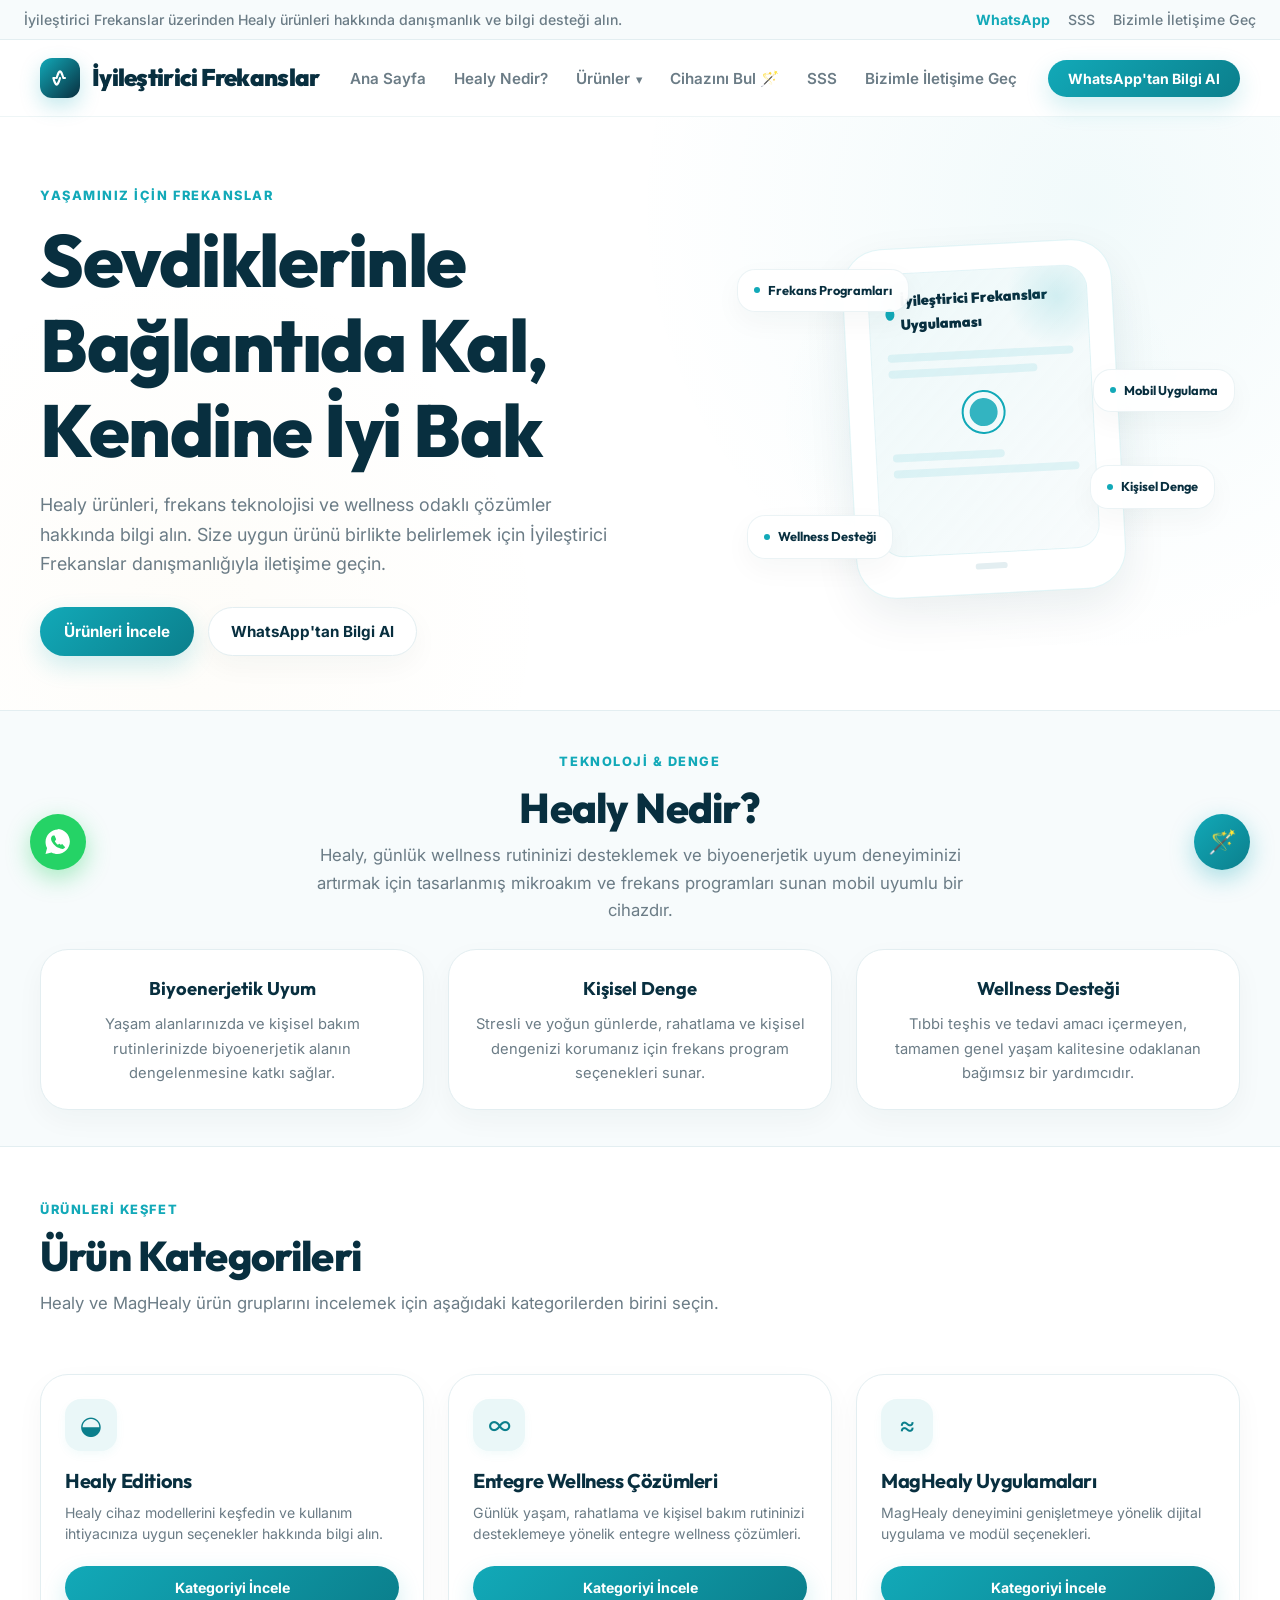
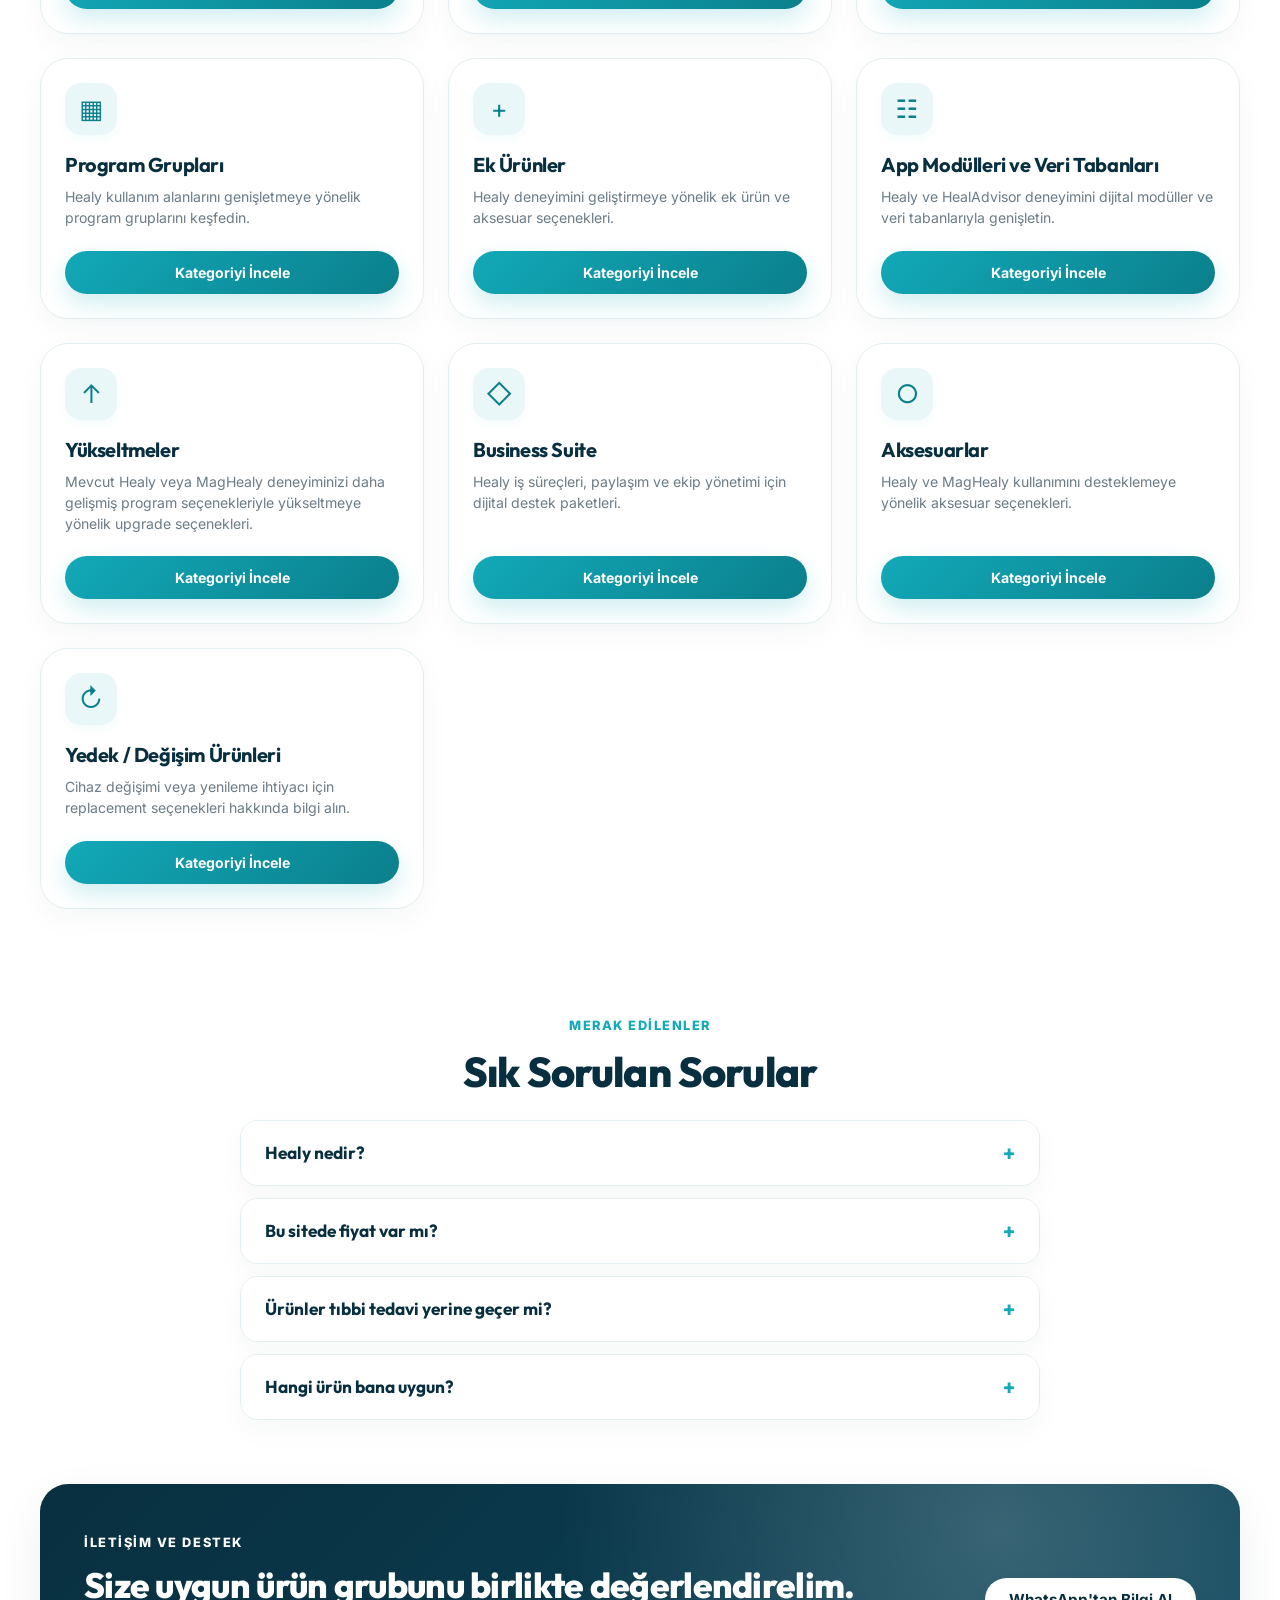
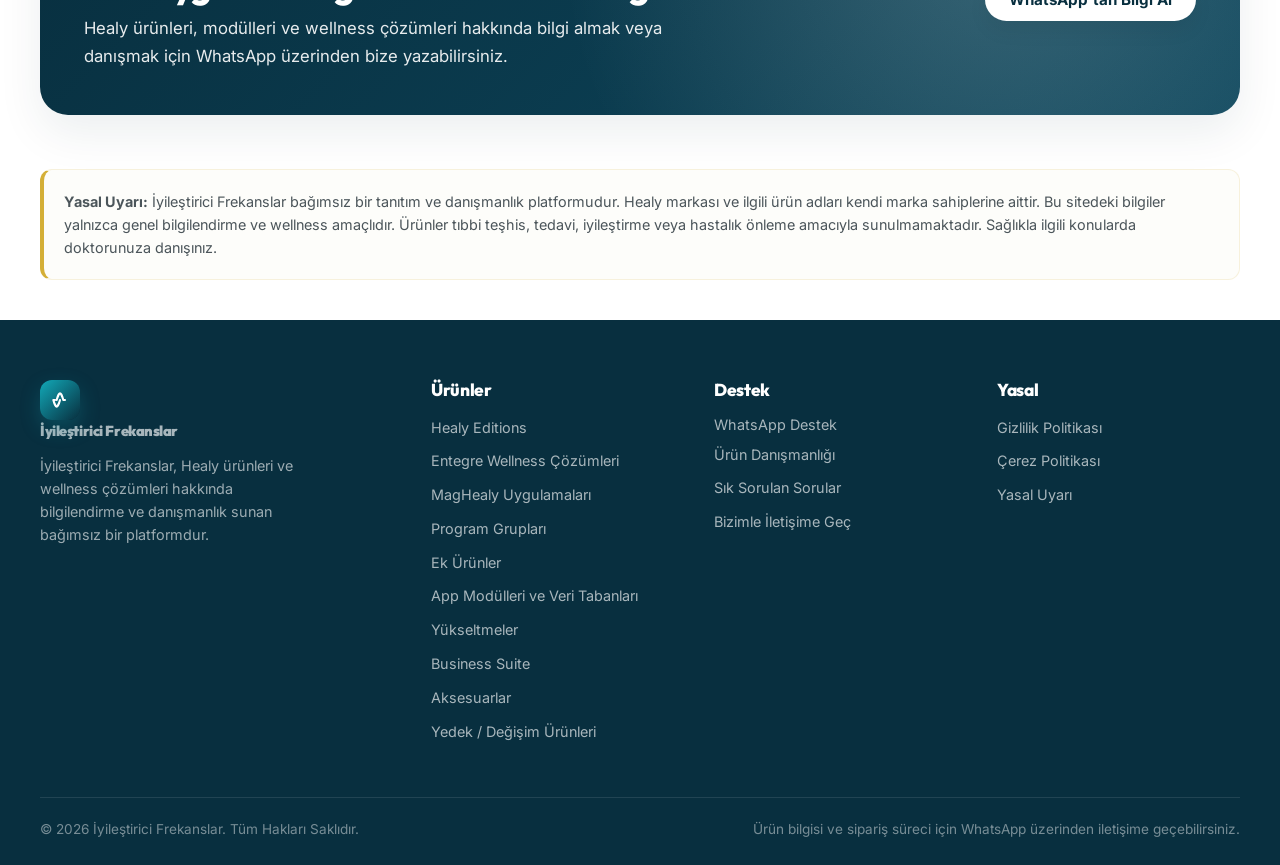
<file: index.html>
<!DOCTYPE html>
<html lang="tr">
<head>
  <meta charset="UTF-8" />
  <meta name="viewport" content="width=device-width, initial-scale=1.0" />
  <title>İyileştirici Frekanslar | Healy Ürünleri ve Wellness Danışmanlığı</title>
  <meta name="description" content="İyileştirici Frekanslar üzerinden Healy ürünleri, program grupları, modüller ve wellness çözümleri hakkında bilgi alın. Ürün seçimi için WhatsApp üzerinden danışmanlık alın." />
  <meta name="robots" content="index, follow" />
  <link rel="canonical" href="https://iyilestiricifrekanslar.com/" />
  
  <!-- Open Graph / Facebook -->
  <meta property="og:type" content="website" />
  <meta property="og:url" content="https://iyilestiricifrekanslar.com/" />
  <meta property="og:title" content="İyileştirici Frekanslar | Healy Ürünleri ve Wellness Danışmanlığı" />
  <meta property="og:description" content="İyileştirici Frekanslar üzerinden Healy ürünleri ve wellness çözümleri hakkında bilgi edinin ve WhatsApp üzerinden ücretsiz danışmanlık alın." />
  <meta property="og:image" content="https://iyilestiricifrekanslar.com/images/healy-discover.jpg" />

  <!-- Twitter -->
  <meta property="twitter:card" content="summary_large_image" />
  <meta property="twitter:title" content="İyileştirici Frekanslar | Healy Ürünleri ve Wellness Danışmanlığı" />
  <meta property="twitter:description" content="İyileştirici Frekanslar üzerinden Healy ürünleri ve wellness çözümleri hakkında bilgi edinin ve WhatsApp üzerinden ücretsiz danışmanlık alın." />
  <meta property="twitter:image" content="https://iyilestiricifrekanslar.com/images/healy-discover.jpg" />

  <link rel="stylesheet" href="css/style.css" />

  <!-- JSON-LD Schema Markups -->
  <script type="application/ld+json">
  {
    "@context": "https://schema.org",
    "@type": "Organization",
    "name": "İyileştirici Frekanslar",
    "url": "https://iyilestiricifrekanslar.com/",
    "logo": "https://iyilestiricifrekanslar.com/images/healy-discover.jpg",
    "contactPoint": {
      "@type": "ContactPoint",
      "telephone": "+90-545-634-5664",
      "contactType": "customer service",
      "availableLanguage": "Turkish"
    }
  }
  </script>
  <script type="application/ld+json">
  {
    "@context": "https://schema.org",
    "@type": "WebSite",
    "name": "İyileştirici Frekanslar",
    "url": "https://iyilestiricifrekanslar.com/"
  }
  </script>
</head>
<body data-page="home">

  <!-- 1. ÜST PROMO BAR -->
  <div class="topbar">
    <p>İyileştirici Frekanslar üzerinden Healy ürünleri hakkında danışmanlık ve bilgi desteği alın.</p>
    <div class="topbar-links">
      <button class="link-button" data-whatsapp-general aria-label="WhatsApp Destek">WhatsApp</button>
      <a href="#faq">SSS</a>
      <a href="#contact">Bizimle İletişime Geç</a>
    </div>
  </div>

  <!-- 2. HEADER / NAVBAR -->
  <header class="site-header" id="siteHeader">
    <nav class="navbar container">
      <a class="logo" href="index.html" aria-label="İyileştirici Frekanslar ana sayfa">
        <div class="logo-mark" aria-hidden="true">
          <svg class="logo-mark-svg" viewBox="0 0 24 24">
            <path d="M4 12h2M8 12c1-4 3-8 4-8s3 4 4 8m-4 0c-1 4-3 8-4 8s-3-4-4-8m12 0h2" />
          </svg>
        </div>
        <span>İyileştirici Frekanslar</span>
      </a>

      <button class="menu-toggle" id="menuToggle" aria-label="Menüyü aç veya kapat" aria-expanded="false">
        <span></span>
        <span></span>
        <span></span>
      </button>

      <div class="nav-links" id="navLinks">
        <a href="index.html" class="active">Ana Sayfa</a>
        <a href="healy-nedir.html">Healy Nedir?</a>
        <div class="dropdown">
          <a href="healy-urunleri.html">Ürünler <span style="font-size: 0.8rem; margin-left: 2px;">▾</span></a>
          <div class="dropdown-menu">
            <a href="pages/category-overview.html?category=editions">Healy Editions</a>
            <a href="pages/category-overview.html?category=integrated-wellness">Entegre Wellness Çözümleri</a>
            <a href="pages/category-overview.html?category=maghealy-applications">MagHealy Uygulamaları</a>
            <a href="pages/category-overview.html?category=program-groups">Program Grupları</a>
            <a href="pages/category-overview.html?category=add-ons">Ek Ürünler</a>
            <a href="pages/category-overview.html?category=app-modules">App Modülleri ve Veri Tabanları</a>
            <a href="pages/category-overview.html?category=upgrades">Yükseltmeler</a>
            <a href="pages/category-overview.html?category=business-suite">Business Suite</a>
            <a href="pages/category-overview.html?category=accessories">Aksesuarlar</a>
            <a href="pages/category-overview.html?category=replacements">Yedek / Değişim Ürünleri</a>
          </div>
        </div>
        <a href="#" id="quizNavBtn">Cihazını Bul 🪄</a>
        <a href="sss.html">SSS</a>
        <a href="iletisim.html">Bizimle İletişime Geç</a>
      </div>

      <button class="primary-btn header-cta" data-whatsapp-general>WhatsApp'tan Bilgi Al</button>
    </nav>
  </header>

  <main>
    <!-- 3. HERO ALANI -->
    <section class="shop-hero" id="home">
      <div class="container hero-grid">
        <div class="hero-copy reveal">
          <span class="eyebrow">Yaşamınız İçin Frekanslar</span>
          <h1>Sevdiklerinle Bağlantıda Kal, Kendine İyi Bak</h1>
          <p>
            Healy ürünleri, frekans teknolojisi ve wellness odaklı çözümler hakkında bilgi alın. Size uygun ürünü birlikte belirlemek için İyileştirici Frekanslar danışmanlığıyla iletişime geçin.
          </p>
          <div class="hero-actions">
            <a class="primary-btn" href="#products">Ürünleri İncele</a>
            <button class="secondary-btn" data-whatsapp-general>WhatsApp'tan Bilgi Al</button>
          </div>
        </div>

        <div class="hero-visual reveal" aria-label="Soyut ürün ve uygulama mockup vitrini">
          <div class="mock-device">
            <div class="mock-screen">
              <div class="mock-app-logo">
                <span></span>
                İyileştirici Frekanslar Uygulaması
              </div>
              <div class="mock-screen-content">
                <div class="mock-bar"></div>
                <div class="mock-bar medium"></div>
                <div class="mock-app-circle"></div>
                <div class="mock-bar short"></div>
                <div class="mock-bar"></div>
              </div>
            </div>
            <div class="mock-dot"></div>
          </div>
          <div class="floating-card one">Frekans Programları</div>
          <div class="floating-card two">Mobil Uygulama</div>
          <div class="floating-card three">Wellness Desteği</div>
          <div class="floating-card four">Kişisel Denge</div>
        </div>
      </div>
    </section>



    <!-- EK: HEALY NEDİR BİLGİLENDİRME BANT ALANI -->
    <section class="info-band" id="healy-nedir">
      <div class="container">
        <div class="section-heading center reveal">
          <span class="eyebrow">Teknoloji & Denge</span>
          <h2>Healy Nedir?</h2>
          <p>
            Healy, günlük wellness rutininizi desteklemek ve biyoenerjetik uyum deneyiminizi artırmak için tasarlanmış mikroakım ve frekans programları sunan mobil uyumlu bir cihazdır.
          </p>
        </div>
        <div class="info-grid">
          <div class="info-card reveal">
            <strong>Biyoenerjetik Uyum</strong>
            <p>Yaşam alanlarınızda ve kişisel bakım rutinlerinizde biyoenerjetik alanın dengelenmesine katkı sağlar.</p>
          </div>
          <div class="info-card reveal">
            <strong>Kişisel Denge</strong>
            <p>Stresli ve yoğun günlerde, rahatlama ve kişisel dengenizi korumanız için frekans program seçenekleri sunar.</p>
          </div>
          <div class="info-card reveal">
            <strong>Wellness Desteği</strong>
            <p>Tıbbi teşhis ve tedavi amacı içermeyen, tamamen genel yaşam kalitesine odaklanan bağımsız bir yardımcıdır.</p>
          </div>
        </div>
      </div>
    </section>

    <!-- 5. SHOP / ÜRÜNLER BÖLÜMÜ -->
    <section class="products-section" id="products">
      <div class="container">
        <div class="section-heading reveal">
          <span class="eyebrow">Ürünleri Keşfet</span>
          <h2>Ürün Kategorileri</h2>
          <p>Healy ve MagHealy ürün gruplarını incelemek için aşağıdaki kategorilerden birini seçin.</p>
        </div>

        <div id="productSections" class="product-sections">
          <!-- JS dinamik olarak kategorileri ve ürün kartlarını basacak -->
        </div>
      </div>
    </section>

    <!-- 7. SIK SORULAN SORULAR -->
    <section class="faq-section" id="faq">
      <div class="container narrow">
        <div class="section-heading center reveal">
          <span class="eyebrow">Merak Edilenler</span>
          <h2>Sık Sorulan Sorular</h2>
        </div>

        <div class="faq-list reveal">
          <div class="faq-item">
            <button class="faq-question">Healy nedir?</button>
            <div class="faq-answer">
              Healy, mobil uygulama ile kullanılan frekans ve mikroakım temelli wellness cihazları ve dijital programlardan oluşan bir ekosistem olarak tanıtılır. Kişisel kullanım deneyiminde biyoenerjetik uyumu destekler.
            </div>
          </div>
          <div class="faq-item">
            <button class="faq-question">Bu sitede fiyat var mı?</button>
            <div class="faq-answer">
              Hayır. İyileştirici Frekanslar'da fiyat, ödeme veya sepet sistemi yoktur. Ürün bilgisi ve danışmanlık almak için doğrudan WhatsApp üzerinden bizimle iletişime geçebilirsiniz.
            </div>
          </div>
          <div class="faq-item">
            <button class="faq-question">Ürünler tıbbi tedavi yerine geçer mi?</button>
            <div class="faq-answer">
              Hayır. Bu sitedeki bilgiler yalnızca genel bilgilendirme ve wellness amaçlıdır. Cihazlar tıbbi teşhis, tedavi, iyileştirme veya hastalık önleme amacıyla sunulmamaktadır. Sağlık konularında mutlaka doktorunuza danışınız.
            </div>
          </div>
          <div class="faq-item">
            <button class="faq-question">Hangi ürün bana uygun?</button>
            <div class="faq-answer">
              Ürün seçimi kişisel kullanım rutininize, hedeflerinize ve mevcut cihaz durumunuza göre değişebilir. Size en uygun ürün grubunu belirlemek için WhatsApp üzerinden ücretsiz bilgi ve danışmanlık alabilirsiniz.
            </div>
          </div>
        </div>
      </div>
    </section>

    <!-- 8. İLETİŞİM / CTA -->
    <section class="contact-cta" id="contact">
      <div class="container cta-card reveal">
        <div>
          <span class="eyebrow">İletişim ve Destek</span>
          <h2>Size uygun ürün grubunu birlikte değerlendirelim.</h2>
          <p>Healy ürünleri, modülleri ve wellness çözümleri hakkında bilgi almak veya danışmak için WhatsApp üzerinden bize yazabilirsiniz.</p>
        </div>
        <button class="primary-btn" data-whatsapp-general>WhatsApp'tan Bilgi Al</button>
      </div>
    </section>

    <!-- YASAL UYARI -->
    <section class="legal-note">
      <div class="container">
        <p>
          <strong>Yasal Uyarı:</strong> İyileştirici Frekanslar bağımsız bir tanıtım ve danışmanlık platformudur. Healy markası ve ilgili ürün adları kendi marka sahiplerine aittir. Bu sitedeki bilgiler yalnızca genel bilgilendirme ve wellness amaçlıdır. Ürünler tıbbi teşhis, tedavi, iyileştirme veya hastalık önleme amacıyla sunulmamaktadır. Sağlıkla ilgili konularda doktorunuza danışınız.
        </p>
      </div>
    </section>
  </main>

  <!-- 9. FOOTER -->
  <footer class="site-footer">
    <div class="container footer-grid">
      <div>
        <a class="logo footer-logo" href="index.html">
          <div class="logo-mark" aria-hidden="true">
            <svg class="logo-mark-svg" viewBox="0 0 24 24">
              <path d="M4 12h2M8 12c1-4 3-8 4-8s3 4 4 8m-4 0c-1 4-3 8-4 8s-3-4-4-8m12 0h2" />
            </svg>
          </div>
          <span>İyileştirici Frekanslar</span>
        </a>
        <p>İyileştirici Frekanslar, Healy ürünleri ve wellness çözümleri hakkında bilgilendirme ve danışmanlık sunan bağımsız bir platformdur.</p>
      </div>
      <div>
        <h3>Ürünler</h3>
        <a href="pages/category-overview.html?category=editions">Healy Editions</a>
        <a href="pages/category-overview.html?category=integrated-wellness">Entegre Wellness Çözümleri</a>
        <a href="pages/category-overview.html?category=maghealy-applications">MagHealy Uygulamaları</a>
        <a href="pages/category-overview.html?category=program-groups">Program Grupları</a>
        <a href="pages/category-overview.html?category=add-ons">Ek Ürünler</a>
        <a href="pages/category-overview.html?category=app-modules">App Modülleri ve Veri Tabanları</a>
        <a href="pages/category-overview.html?category=upgrades">Yükseltmeler</a>
        <a href="pages/category-overview.html?category=business-suite">Business Suite</a>
        <a href="pages/category-overview.html?category=accessories">Aksesuarlar</a>
        <a href="pages/category-overview.html?category=replacements">Yedek / Değişim Ürünleri</a>
      </div>
      <div>
        <h3>Destek</h3>
        <button class="footer-link-btn" data-whatsapp-general>WhatsApp Destek</button>
        <a href="healy-nedir.html">Ürün Danışmanlığı</a>
        <a href="sss.html">Sık Sorulan Sorular</a>
        <a href="iletisim.html">Bizimle İletişime Geç</a>
      </div>
      <div>
        <h3>Yasal</h3>
        <a href="gizlilik-politikasi.html">Gizlilik Politikası</a>
        <a href="cerez-politikasi.html">Çerez Politikası</a>
        <a href="yasal-bilgilendirme.html">Yasal Uyarı</a>
      </div>
    </div>
    <div class="container footer-bottom">
      <span>© 2026 İyileştirici Frekanslar. Tüm Hakları Saklıdır.</span>
      <span>Ürün bilgisi ve sipariş süreci için WhatsApp üzerinden iletişime geçebilirsiniz.</span>
    </div>
  </footer>

  <!-- Frekans Asistanı Modal -->
  <div class="quiz-modal" id="quizModal" aria-hidden="true">
    <div class="quiz-modal-overlay" id="quizModalOverlay"></div>
    <div class="quiz-modal-container">
      <button class="quiz-close-btn" id="quizCloseBtn" aria-label="Kapat">&times;</button>
      <div class="quiz-progress-wrapper">
        <div class="quiz-progress-bar" id="quizProgressBar" style="width: 0%;"></div>
      </div>
      <div id="quizContent" class="quiz-content">
        <!-- JS dinamik olarak soruları dolduracak -->
      </div>
    </div>
  </div>

  <!-- Asistan Floating FAB Butonu -->
  <button class="quiz-floating-btn" id="quizFloatingBtn" title="Frekans Asistanı">🪄</button>

  <div class="toast" id="toast" role="status" aria-live="polite"></div>
  <script src="js/script.js"></script>
</body>
</html>
</file>
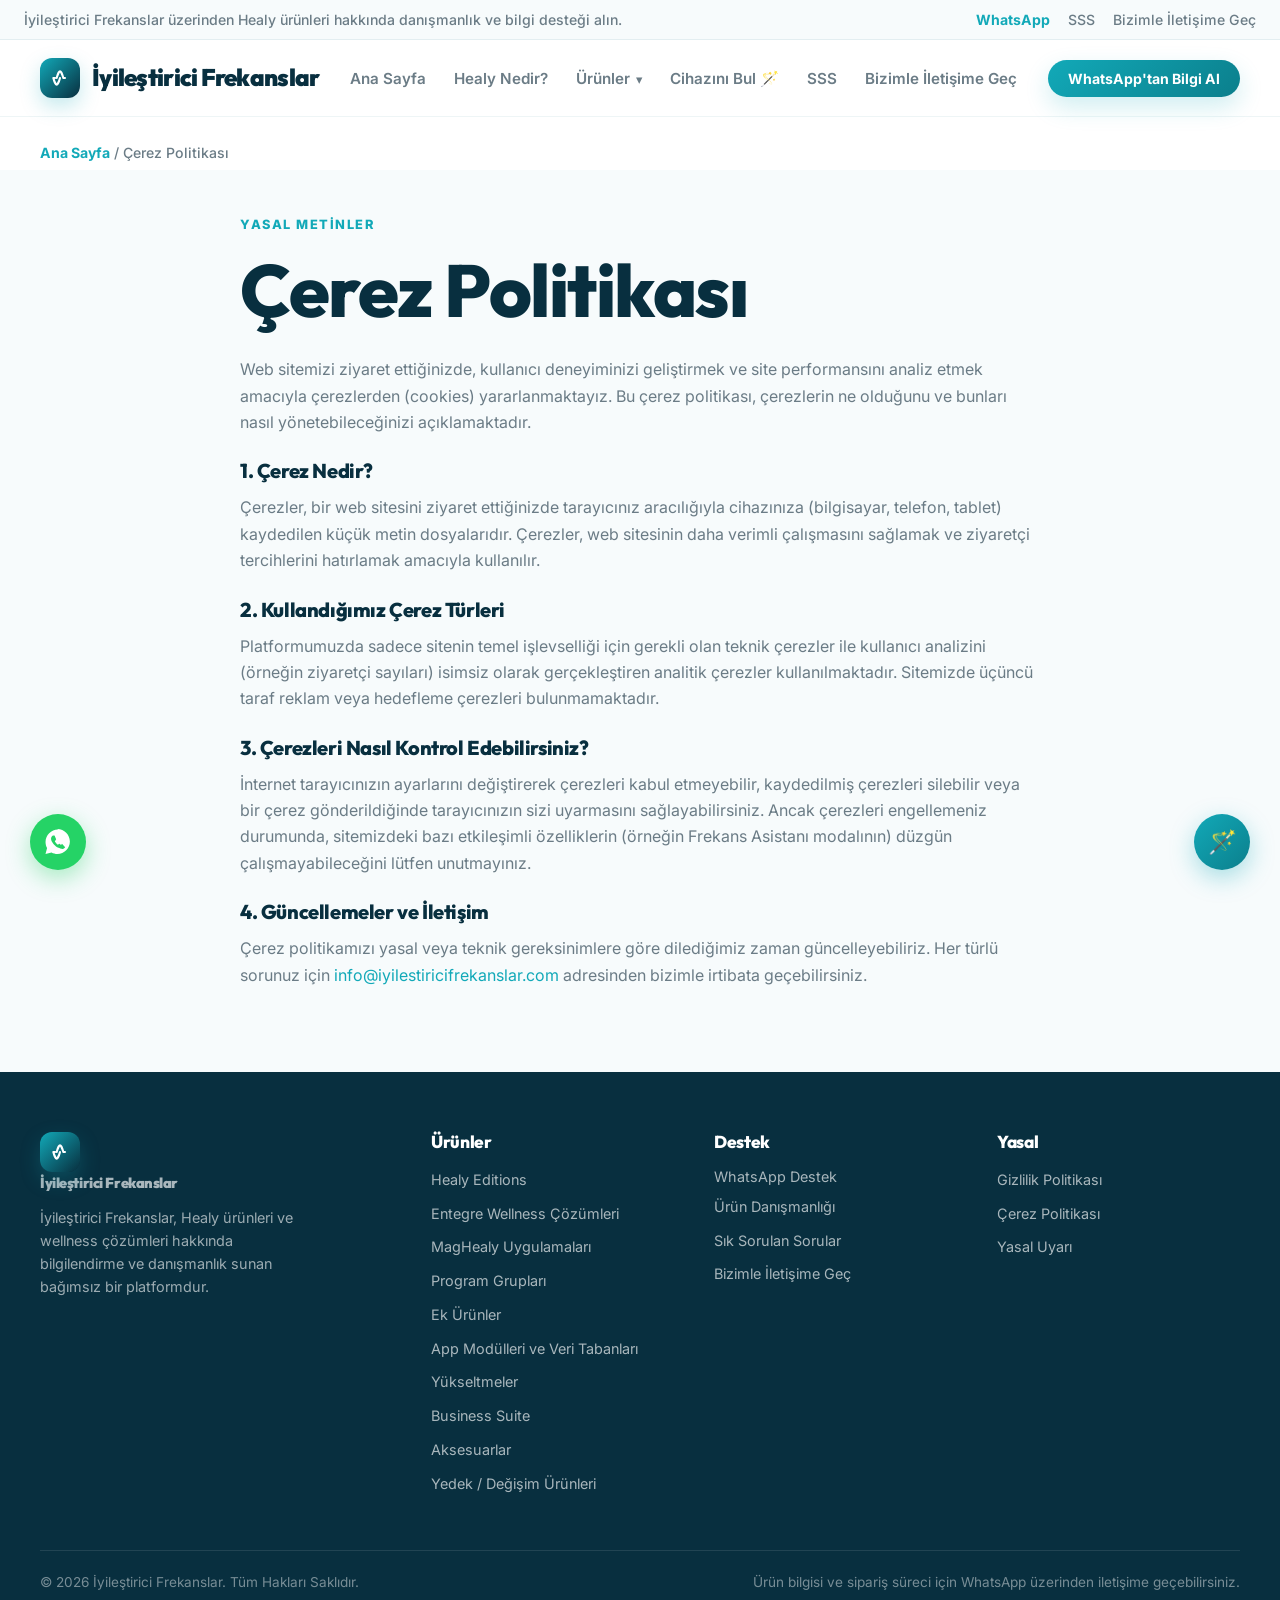
<file: cerez-politikasi.html>
<!DOCTYPE html>
<html lang="tr">
<head>
  <meta charset="UTF-8" />
  <meta name="viewport" content="width=device-width, initial-scale=1.0" />
  <title>Çerez Politikası | İyileştirici Frekanslar</title>
  <meta name="description" content="İyileştirici Frekanslar web sitesi çerez politikası ve internet tarayıcı çerez ayarları bilgilendirme sayfası." />
  <meta name="robots" content="noindex, follow" />
  <link rel="canonical" href="https://iyilestiricifrekanslar.com/cerez-politikasi" />
  <link rel="stylesheet" href="css/style.css" />
</head>
<body data-page="cookies">

  <!-- 1. ÜST PROMO BAR -->
  <div class="topbar">
    <p>İyileştirici Frekanslar üzerinden Healy ürünleri hakkında danışmanlık ve bilgi desteği alın.</p>
    <div class="topbar-links">
      <button class="link-button" data-whatsapp-general aria-label="WhatsApp Destek">WhatsApp</button>
      <a href="sss.html">SSS</a>
      <a href="iletisim.html">Bizimle İletişime Geç</a>
    </div>
  </div>

  <!-- 2. HEADER / NAVBAR -->
  <header class="site-header" id="siteHeader">
    <nav class="navbar container">
      <a class="logo" href="index.html" aria-label="İyileştirici Frekanslar ana sayfa">
        <div class="logo-mark" aria-hidden="true">
          <svg class="logo-mark-svg" viewBox="0 0 24 24">
            <path d="M4 12h2M8 12c1-4 3-8 4-8s3 4 4 8m-4 0c-1 4-3 8-4 8s-3-4-4-8m12 0h2" />
          </svg>
        </div>
        <span>İyileştirici Frekanslar</span>
      </a>

      <button class="menu-toggle" id="menuToggle" aria-label="Menüyü aç veya kapat" aria-expanded="false">
        <span></span>
        <span></span>
        <span></span>
      </button>

      <div class="nav-links" id="navLinks">
        <a href="index.html">Ana Sayfa</a>
        <a href="healy-nedir.html">Healy Nedir?</a>
        <div class="dropdown">
          <a href="healy-urunleri.html">Ürünler <span style="font-size: 0.8rem; margin-left: 2px;">▾</span></a>
          <div class="dropdown-menu">
            <a href="pages/category-overview.html?category=editions">Healy Editions</a>
            <a href="pages/category-overview.html?category=integrated-wellness">Entegre Wellness Çözümleri</a>
            <a href="pages/category-overview.html?category=maghealy-applications">MagHealy Uygulamaları</a>
            <a href="pages/category-overview.html?category=program-groups">Program Grupları</a>
            <a href="pages/category-overview.html?category=add-ons">Ek Ürünler</a>
            <a href="pages/category-overview.html?category=app-modules">App Modülleri ve Veri Tabanları</a>
            <a href="pages/category-overview.html?category=upgrades">Yükseltmeler</a>
            <a href="pages/category-overview.html?category=business-suite">Business Suite</a>
            <a href="pages/category-overview.html?category=accessories">Aksesuarlar</a>
            <a href="pages/category-overview.html?category=replacements">Yedek / Değişim Ürünleri</a>
          </div>
        </div>
        <a href="#" id="quizNavBtn">Cihazını Bul 🪄</a>
        <a href="sss.html">SSS</a>
        <a href="iletisim.html">Bizimle İletişime Geç</a>
      </div>

      <button class="primary-btn header-cta" data-whatsapp-general>WhatsApp'tan Bilgi Al</button>
    </nav>
  </header>

  <!-- BREADCRUMBS -->
  <div class="breadcrumb container">
    <a href="index.html">Ana Sayfa</a> / <span>Çerez Politikası</span>
  </div>

  <!-- MAIN CONTENT -->
  <main class="simple-page">
    <section class="container reveal" style="max-width: 800px; text-align: left;">
      <span class="eyebrow">Yasal Metinler</span>
      <h1 style="margin-bottom: 24px;">Çerez Politikası</h1>
      
      <p style="margin-bottom: 16px;">
        Web sitemizi ziyaret ettiğinizde, kullanıcı deneyiminizi geliştirmek ve site performansını analiz etmek amacıyla çerezlerden (cookies) yararlanmaktayız. Bu çerez politikası, çerezlerin ne olduğunu ve bunları nasıl yönetebileceğinizi açıklamaktadır.
      </p>

      <h2 style="font-family: 'Outfit', sans-serif; font-size: 1.25rem; color: var(--primary); margin-top: 24px; margin-bottom: 12px;">1. Çerez Nedir?</h2>
      <p style="margin-bottom: 16px;">
        Çerezler, bir web sitesini ziyaret ettiğinizde tarayıcınız aracılığıyla cihazınıza (bilgisayar, telefon, tablet) kaydedilen küçük metin dosyalarıdır. Çerezler, web sitesinin daha verimli çalışmasını sağlamak ve ziyaretçi tercihlerini hatırlamak amacıyla kullanılır.
      </p>

      <h2 style="font-family: 'Outfit', sans-serif; font-size: 1.25rem; color: var(--primary); margin-top: 24px; margin-bottom: 12px;">2. Kullandığımız Çerez Türleri</h2>
      <p style="margin-bottom: 16px;">
        Platformumuzda sadece sitenin temel işlevselliği için gerekli olan teknik çerezler ile kullanıcı analizini (örneğin ziyaretçi sayıları) isimsiz olarak gerçekleştiren analitik çerezler kullanılmaktadır. Sitemizde üçüncü taraf reklam veya hedefleme çerezleri bulunmamaktadır.
      </p>

      <h2 style="font-family: 'Outfit', sans-serif; font-size: 1.25rem; color: var(--primary); margin-top: 24px; margin-bottom: 12px;">3. Çerezleri Nasıl Kontrol Edebilirsiniz?</h2>
      <p style="margin-bottom: 16px;">
        İnternet tarayıcınızın ayarlarını değiştirerek çerezleri kabul etmeyebilir, kaydedilmiş çerezleri silebilir veya bir çerez gönderildiğinde tarayıcınızın sizi uyarmasını sağlayabilirsiniz. Ancak çerezleri engellemeniz durumunda, sitemizdeki bazı etkileşimli özelliklerin (örneğin Frekans Asistanı modalının) düzgün çalışmayabileceğini lütfen unutmayınız.
      </p>

      <h2 style="font-family: 'Outfit', sans-serif; font-size: 1.25rem; color: var(--primary); margin-top: 24px; margin-bottom: 12px;">4. Güncellemeler ve İletişim</h2>
      <p style="margin-bottom: 24px;">
        Çerez politikamızı yasal veya teknik gereksinimlere göre dilediğimiz zaman güncelleyebiliriz. Her türlü sorunuz için <a href="mailto:info@iyilestiricifrekanslar.com" style="color: var(--accent);">info@iyilestiricifrekanslar.com</a> adresinden bizimle irtibata geçebilirsiniz.
      </p>
    </section>
  </main>

  <!-- 9. FOOTER -->
  <footer class="site-footer">
    <div class="container footer-grid">
      <div>
        <a class="logo footer-logo" href="index.html">
          <div class="logo-mark" aria-hidden="true">
            <svg class="logo-mark-svg" viewBox="0 0 24 24">
              <path d="M4 12h2M8 12c1-4 3-8 4-8s3 4 4 8m-4 0c-1 4-3 8-4 8s-3-4-4-8m12 0h2" />
            </svg>
          </div>
          <span>İyileştirici Frekanslar</span>
        </a>
        <p>İyileştirici Frekanslar, Healy ürünleri ve wellness çözümleri hakkında bilgilendirme ve danışmanlık sunan bağımsız bir platformdur.</p>
      </div>
      <div>
        <h3>Ürünler</h3>
        <a href="pages/category-overview.html?category=editions">Healy Editions</a>
        <a href="pages/category-overview.html?category=integrated-wellness">Entegre Wellness Çözümleri</a>
        <a href="pages/category-overview.html?category=maghealy-applications">MagHealy Uygulamaları</a>
        <a href="pages/category-overview.html?category=program-groups">Program Grupları</a>
        <a href="pages/category-overview.html?category=add-ons">Ek Ürünler</a>
        <a href="pages/category-overview.html?category=app-modules">App Modülleri ve Veri Tabanları</a>
        <a href="pages/category-overview.html?category=upgrades">Yükseltmeler</a>
        <a href="pages/category-overview.html?category=business-suite">Business Suite</a>
        <a href="pages/category-overview.html?category=accessories">Aksesuarlar</a>
        <a href="pages/category-overview.html?category=replacements">Yedek / Değişim Ürünleri</a>
      </div>
      <div>
        <h3>Destek</h3>
        <button class="footer-link-btn" data-whatsapp-general>WhatsApp Destek</button>
        <a href="healy-nedir.html">Ürün Danışmanlığı</a>
        <a href="sss.html">Sık Sorulan Sorular</a>
        <a href="iletisim.html">Bizimle İletişime Geç</a>
      </div>
      <div>
        <h3>Yasal</h3>
        <a href="gizlilik-politikasi.html">Gizlilik Politikası</a>
        <a href="cerez-politikasi.html">Çerez Politikası</a>
        <a href="yasal-bilgilendirme.html">Yasal Uyarı</a>
      </div>
    </div>
    <div class="container footer-bottom">
      <span>© 2026 İyileştirici Frekanslar. Tüm Hakları Saklıdır.</span>
      <span>Ürün bilgisi ve sipariş süreci için WhatsApp üzerinden iletişime geçebilirsiniz.</span>
    </div>
  </footer>

  <!-- Frekans Asistanı Modal -->
  <div class="quiz-modal" id="quizModal" aria-hidden="true">
    <div class="quiz-modal-overlay" id="quizModalOverlay"></div>
    <div class="quiz-modal-container">
      <button class="quiz-close-btn" id="quizCloseBtn" aria-label="Kapat">&times;</button>
      <div class="quiz-progress-wrapper">
        <div class="quiz-progress-bar" id="quizProgressBar" style="width: 0%;"></div>
      </div>
      <div id="quizContent" class="quiz-content">
        <!-- JS dinamik olarak soruları dolduracak -->
      </div>
    </div>
  </div>

  <!-- Asistan Floating FAB Butonu -->
  <button class="quiz-floating-btn" id="quizFloatingBtn" title="Frekans Asistanı">🪄</button>

  <div class="toast" id="toast" role="status" aria-live="polite"></div>
  <script src="js/script.js"></script>
</body>
</html>
</file>
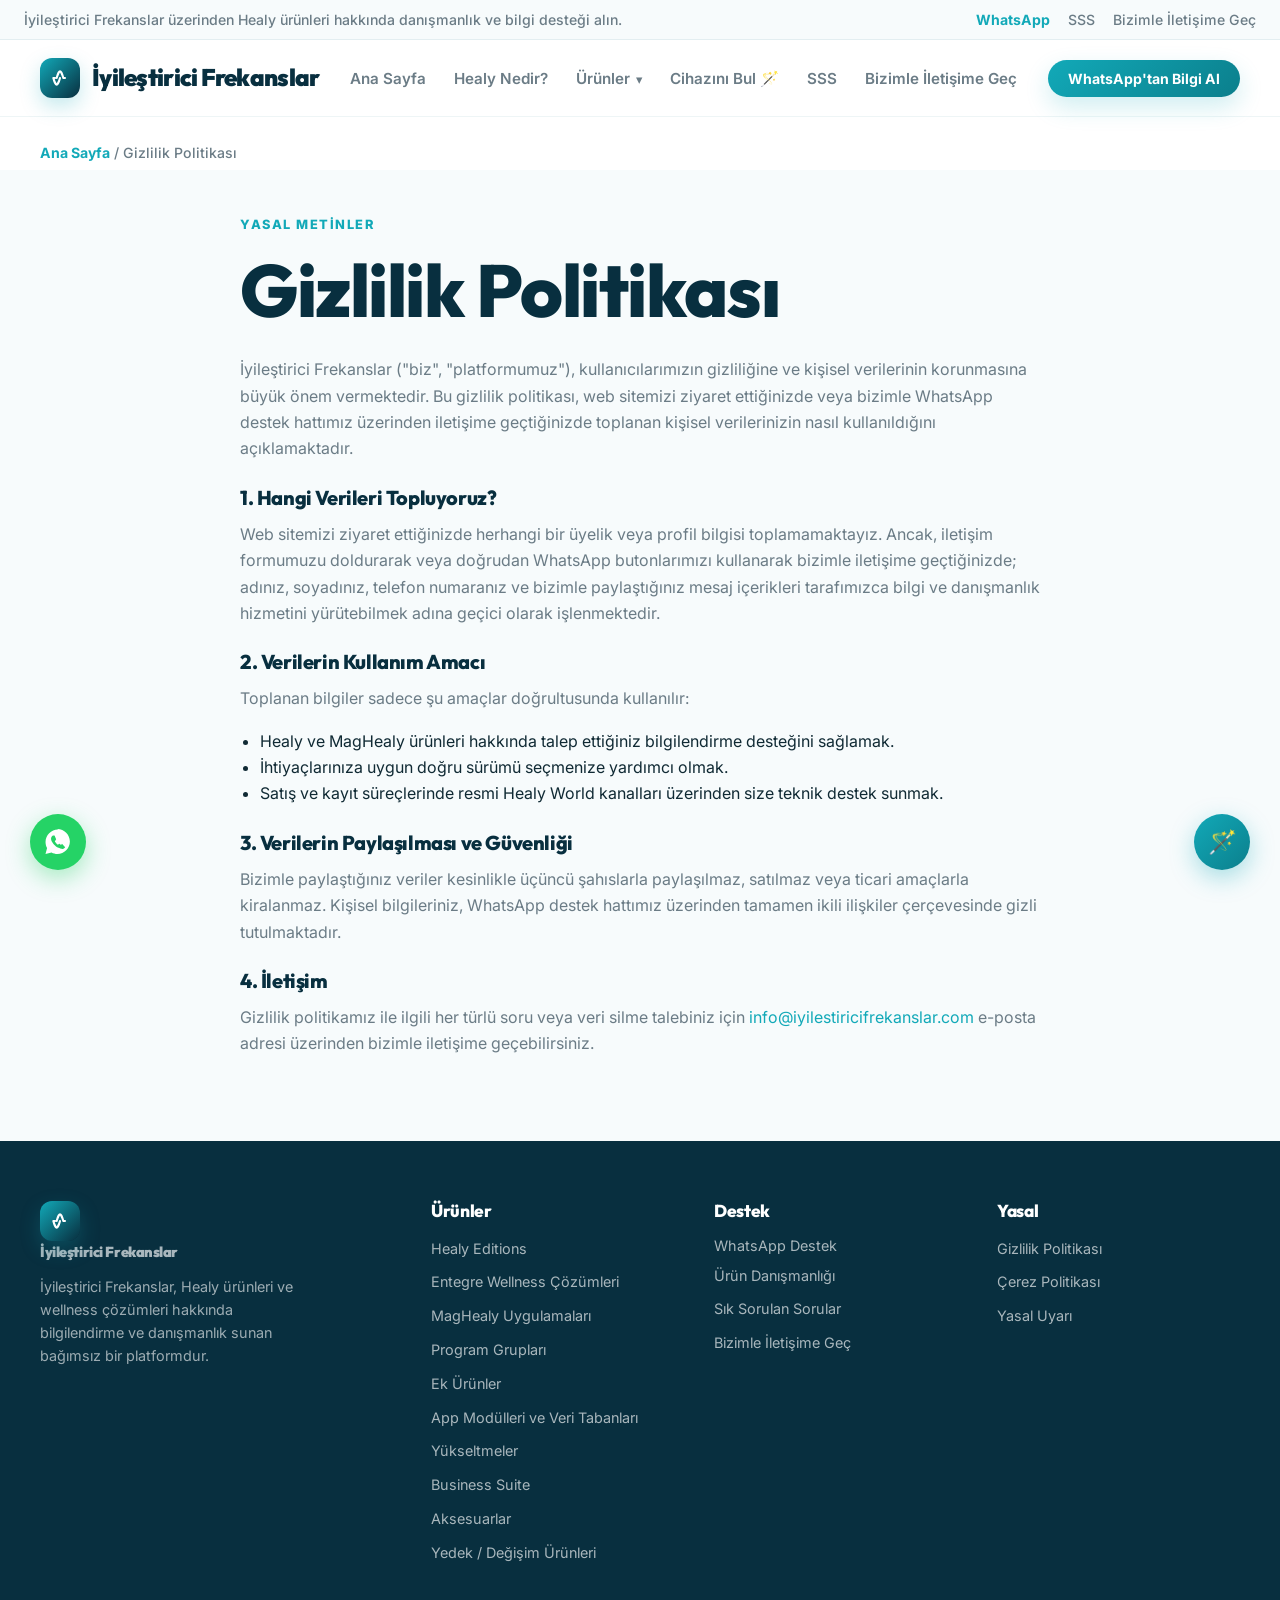
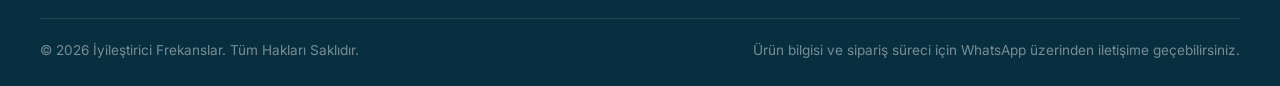
<file: gizlilik-politikasi.html>
<!DOCTYPE html>
<html lang="tr">
<head>
  <meta charset="UTF-8" />
  <meta name="viewport" content="width=device-width, initial-scale=1.0" />
  <title>Gizlilik Politikası | İyileştirici Frekanslar</title>
  <meta name="description" content="İyileştirici Frekanslar bağımsız danışmanlık platformu gizlilik politikası ve kişisel verilerin korunması bilgilendirme sayfası." />
  <meta name="robots" content="noindex, follow" />
  <link rel="canonical" href="https://iyilestiricifrekanslar.com/gizlilik-politikasi" />
  <link rel="stylesheet" href="css/style.css" />
</head>
<body data-page="privacy">

  <!-- 1. ÜST PROMO BAR -->
  <div class="topbar">
    <p>İyileştirici Frekanslar üzerinden Healy ürünleri hakkında danışmanlık ve bilgi desteği alın.</p>
    <div class="topbar-links">
      <button class="link-button" data-whatsapp-general aria-label="WhatsApp Destek">WhatsApp</button>
      <a href="sss.html">SSS</a>
      <a href="iletisim.html">Bizimle İletişime Geç</a>
    </div>
  </div>

  <!-- 2. HEADER / NAVBAR -->
  <header class="site-header" id="siteHeader">
    <nav class="navbar container">
      <a class="logo" href="index.html" aria-label="İyileştirici Frekanslar ana sayfa">
        <div class="logo-mark" aria-hidden="true">
          <svg class="logo-mark-svg" viewBox="0 0 24 24">
            <path d="M4 12h2M8 12c1-4 3-8 4-8s3 4 4 8m-4 0c-1 4-3 8-4 8s-3-4-4-8m12 0h2" />
          </svg>
        </div>
        <span>İyileştirici Frekanslar</span>
      </a>

      <button class="menu-toggle" id="menuToggle" aria-label="Menüyü aç veya kapat" aria-expanded="false">
        <span></span>
        <span></span>
        <span></span>
      </button>

      <div class="nav-links" id="navLinks">
        <a href="index.html">Ana Sayfa</a>
        <a href="healy-nedir.html">Healy Nedir?</a>
        <div class="dropdown">
          <a href="healy-urunleri.html">Ürünler <span style="font-size: 0.8rem; margin-left: 2px;">▾</span></a>
          <div class="dropdown-menu">
            <a href="pages/category-overview.html?category=editions">Healy Editions</a>
            <a href="pages/category-overview.html?category=integrated-wellness">Entegre Wellness Çözümleri</a>
            <a href="pages/category-overview.html?category=maghealy-applications">MagHealy Uygulamaları</a>
            <a href="pages/category-overview.html?category=program-groups">Program Grupları</a>
            <a href="pages/category-overview.html?category=add-ons">Ek Ürünler</a>
            <a href="pages/category-overview.html?category=app-modules">App Modülleri ve Veri Tabanları</a>
            <a href="pages/category-overview.html?category=upgrades">Yükseltmeler</a>
            <a href="pages/category-overview.html?category=business-suite">Business Suite</a>
            <a href="pages/category-overview.html?category=accessories">Aksesuarlar</a>
            <a href="pages/category-overview.html?category=replacements">Yedek / Değişim Ürünleri</a>
          </div>
        </div>
        <a href="#" id="quizNavBtn">Cihazını Bul 🪄</a>
        <a href="sss.html">SSS</a>
        <a href="iletisim.html">Bizimle İletişime Geç</a>
      </div>

      <button class="primary-btn header-cta" data-whatsapp-general>WhatsApp'tan Bilgi Al</button>
    </nav>
  </header>

  <!-- BREADCRUMBS -->
  <div class="breadcrumb container">
    <a href="index.html">Ana Sayfa</a> / <span>Gizlilik Politikası</span>
  </div>

  <!-- MAIN CONTENT -->
  <main class="simple-page">
    <section class="container reveal" style="max-width: 800px; text-align: left;">
      <span class="eyebrow">Yasal Metinler</span>
      <h1 style="margin-bottom: 24px;">Gizlilik Politikası</h1>
      
      <p style="margin-bottom: 16px;">
        İyileştirici Frekanslar ("biz", "platformumuz"), kullanıcılarımızın gizliliğine ve kişisel verilerinin korunmasına büyük önem vermektedir. Bu gizlilik politikası, web sitemizi ziyaret ettiğinizde veya bizimle WhatsApp destek hattımız üzerinden iletişime geçtiğinizde toplanan kişisel verilerinizin nasıl kullanıldığını açıklamaktadır.
      </p>

      <h2 style="font-family: 'Outfit', sans-serif; font-size: 1.25rem; color: var(--primary); margin-top: 24px; margin-bottom: 12px;">1. Hangi Verileri Topluyoruz?</h2>
      <p style="margin-bottom: 16px;">
        Web sitemizi ziyaret ettiğinizde herhangi bir üyelik veya profil bilgisi toplamamaktayız. Ancak, iletişim formumuzu doldurarak veya doğrudan WhatsApp butonlarımızı kullanarak bizimle iletişime geçtiğinizde; adınız, soyadınız, telefon numaranız ve bizimle paylaştığınız mesaj içerikleri tarafımızca bilgi ve danışmanlık hizmetini yürütebilmek adına geçici olarak işlenmektedir.
      </p>

      <h2 style="font-family: 'Outfit', sans-serif; font-size: 1.25rem; color: var(--primary); margin-top: 24px; margin-bottom: 12px;">2. Verilerin Kullanım Amacı</h2>
      <p style="margin-bottom: 16px;">
        Toplanan bilgiler sadece şu amaçlar doğrultusunda kullanılır:
      </p>
      <ul style="padding-left: 20px; margin-bottom: 16px;">
        <li>Healy ve MagHealy ürünleri hakkında talep ettiğiniz bilgilendirme desteğini sağlamak.</li>
        <li>İhtiyaçlarınıza uygun doğru sürümü seçmenize yardımcı olmak.</li>
        <li>Satış ve kayıt süreçlerinde resmi Healy World kanalları üzerinden size teknik destek sunmak.</li>
      </ul>

      <h2 style="font-family: 'Outfit', sans-serif; font-size: 1.25rem; color: var(--primary); margin-top: 24px; margin-bottom: 12px;">3. Verilerin Paylaşılması ve Güvenliği</h2>
      <p style="margin-bottom: 16px;">
        Bizimle paylaştığınız veriler kesinlikle üçüncü şahıslarla paylaşılmaz, satılmaz veya ticari amaçlarla kiralanmaz. Kişisel bilgileriniz, WhatsApp destek hattımız üzerinden tamamen ikili ilişkiler çerçevesinde gizli tutulmaktadır.
      </p>

      <h2 style="font-family: 'Outfit', sans-serif; font-size: 1.25rem; color: var(--primary); margin-top: 24px; margin-bottom: 12px;">4. İletişim</h2>
      <p style="margin-bottom: 24px;">
        Gizlilik politikamız ile ilgili her türlü soru veya veri silme talebiniz için <a href="mailto:info@iyilestiricifrekanslar.com" style="color: var(--accent);">info@iyilestiricifrekanslar.com</a> e-posta adresi üzerinden bizimle iletişime geçebilirsiniz.
      </p>
    </section>
  </main>

  <!-- 9. FOOTER -->
  <footer class="site-footer">
    <div class="container footer-grid">
      <div>
        <a class="logo footer-logo" href="index.html">
          <div class="logo-mark" aria-hidden="true">
            <svg class="logo-mark-svg" viewBox="0 0 24 24">
              <path d="M4 12h2M8 12c1-4 3-8 4-8s3 4 4 8m-4 0c-1 4-3 8-4 8s-3-4-4-8m12 0h2" />
            </svg>
          </div>
          <span>İyileştirici Frekanslar</span>
        </a>
        <p>İyileştirici Frekanslar, Healy ürünleri ve wellness çözümleri hakkında bilgilendirme ve danışmanlık sunan bağımsız bir platformdur.</p>
      </div>
      <div>
        <h3>Ürünler</h3>
        <a href="pages/category-overview.html?category=editions">Healy Editions</a>
        <a href="pages/category-overview.html?category=integrated-wellness">Entegre Wellness Çözümleri</a>
        <a href="pages/category-overview.html?category=maghealy-applications">MagHealy Uygulamaları</a>
        <a href="pages/category-overview.html?category=program-groups">Program Grupları</a>
        <a href="pages/category-overview.html?category=add-ons">Ek Ürünler</a>
        <a href="pages/category-overview.html?category=app-modules">App Modülleri ve Veri Tabanları</a>
        <a href="pages/category-overview.html?category=upgrades">Yükseltmeler</a>
        <a href="pages/category-overview.html?category=business-suite">Business Suite</a>
        <a href="pages/category-overview.html?category=accessories">Aksesuarlar</a>
        <a href="pages/category-overview.html?category=replacements">Yedek / Değişim Ürünleri</a>
      </div>
      <div>
        <h3>Destek</h3>
        <button class="footer-link-btn" data-whatsapp-general>WhatsApp Destek</button>
        <a href="healy-nedir.html">Ürün Danışmanlığı</a>
        <a href="sss.html">Sık Sorulan Sorular</a>
        <a href="iletisim.html">Bizimle İletişime Geç</a>
      </div>
      <div>
        <h3>Yasal</h3>
        <a href="gizlilik-politikasi.html">Gizlilik Politikası</a>
        <a href="cerez-politikasi.html">Çerez Politikası</a>
        <a href="yasal-bilgilendirme.html">Yasal Uyarı</a>
      </div>
    </div>
    <div class="container footer-bottom">
      <span>© 2026 İyileştirici Frekanslar. Tüm Hakları Saklıdır.</span>
      <span>Ürün bilgisi ve sipariş süreci için WhatsApp üzerinden iletişime geçebilirsiniz.</span>
    </div>
  </footer>

  <!-- Frekans Asistanı Modal -->
  <div class="quiz-modal" id="quizModal" aria-hidden="true">
    <div class="quiz-modal-overlay" id="quizModalOverlay"></div>
    <div class="quiz-modal-container">
      <button class="quiz-close-btn" id="quizCloseBtn" aria-label="Kapat">&times;</button>
      <div class="quiz-progress-wrapper">
        <div class="quiz-progress-bar" id="quizProgressBar" style="width: 0%;"></div>
      </div>
      <div id="quizContent" class="quiz-content">
        <!-- JS dinamik olarak soruları dolduracak -->
      </div>
    </div>
  </div>

  <!-- Asistan Floating FAB Butonu -->
  <button class="quiz-floating-btn" id="quizFloatingBtn" title="Frekans Asistanı">🪄</button>

  <div class="toast" id="toast" role="status" aria-live="polite"></div>
  <script src="js/script.js"></script>
</body>
</html>
</file>
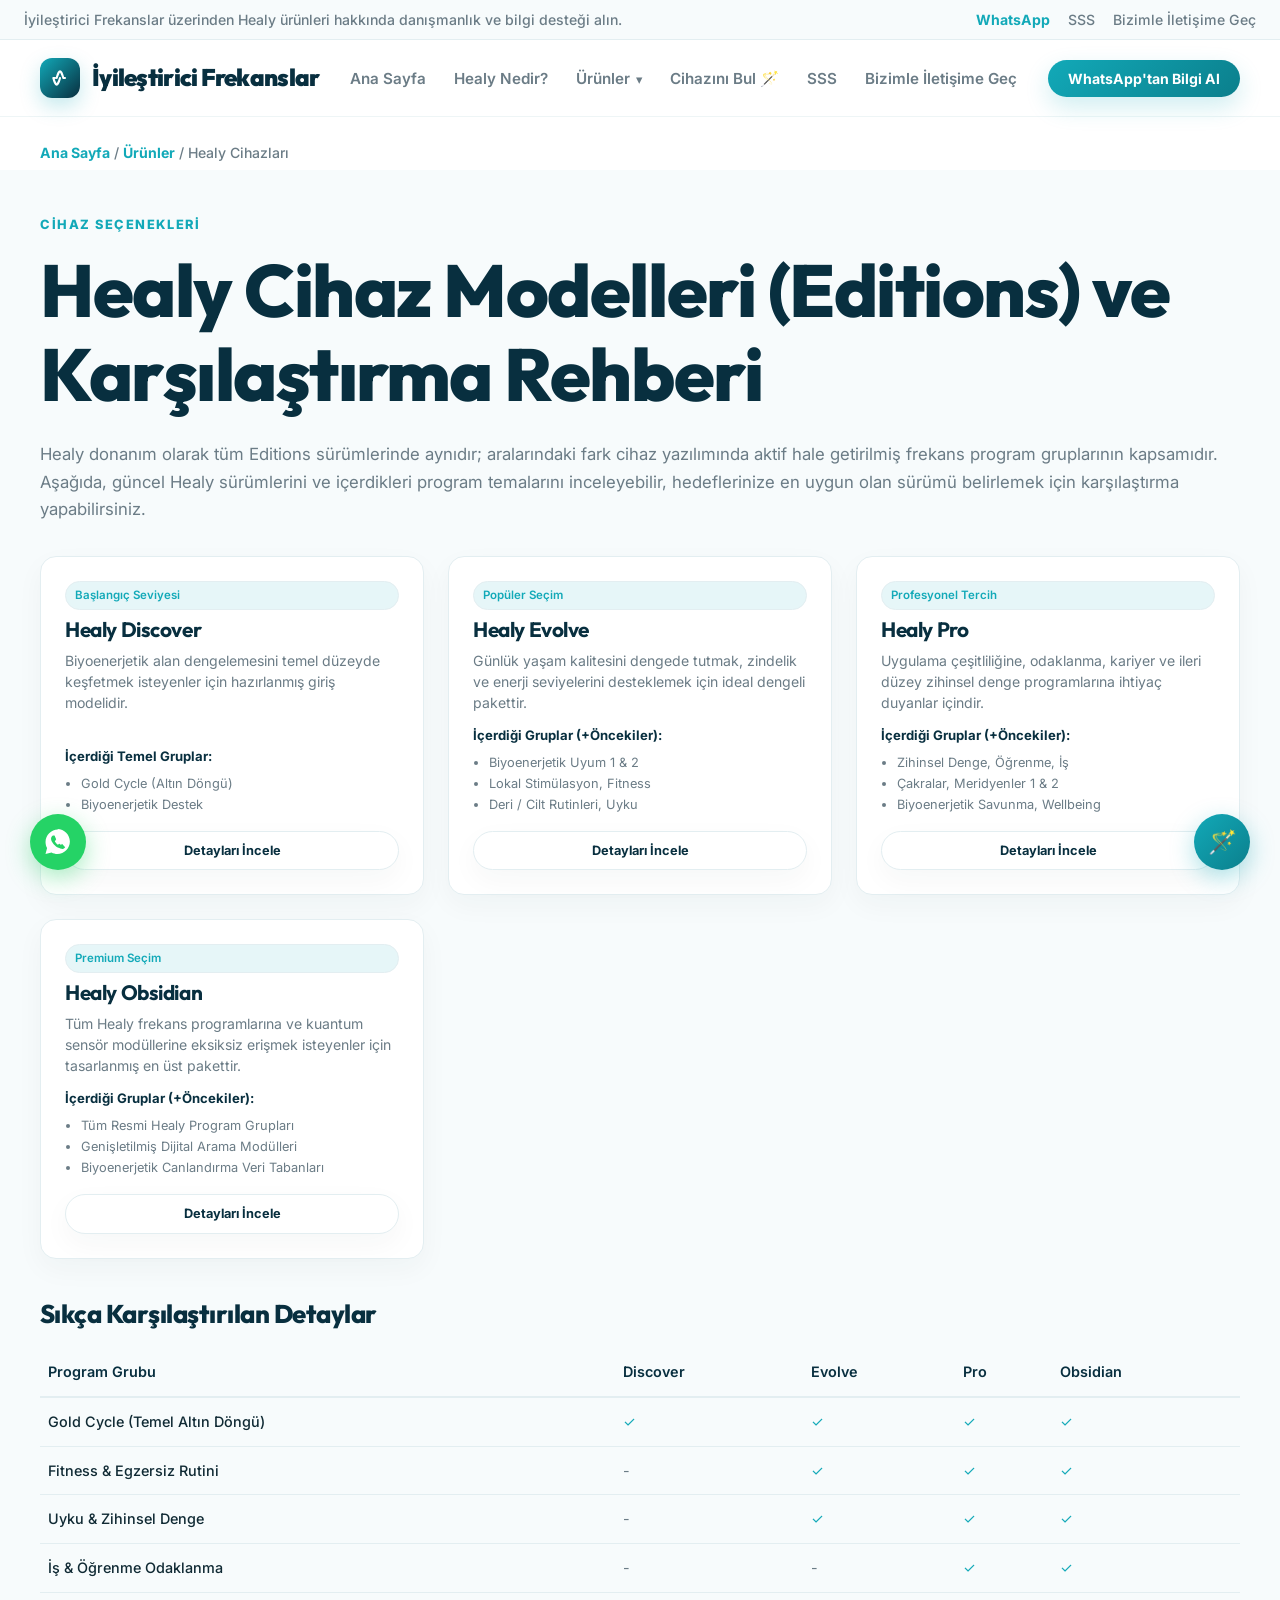
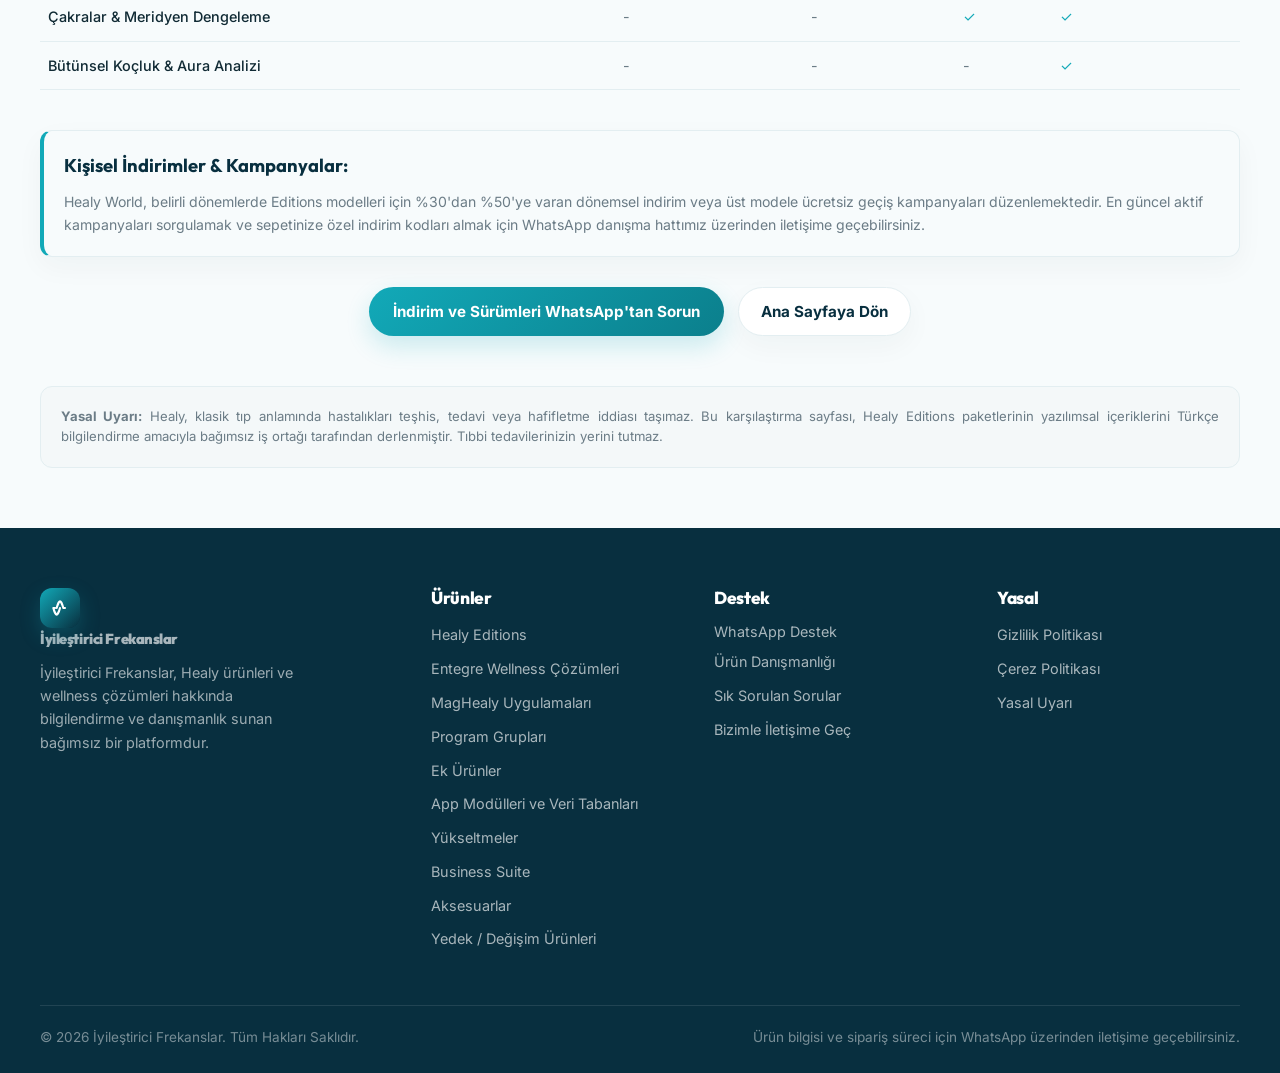
<file: healy-cihazlari.html>
<!DOCTYPE html>
<html lang="tr">
<head>
  <meta charset="UTF-8" />
  <meta name="viewport" content="width=device-width, initial-scale=1.0" />
  <title>Healy Cihaz Modelleri ve Editions Karşılaştırması | İyileştirici Frekanslar</title>
  <meta name="description" content="Healy frekans cihazı modellerini karşılaştırın. Discover, Evolve, Pro ve Obsidian paketleri, içerdikleri program grupları ve size en uygun sürümü belirleme rehberi." />
  <meta name="robots" content="index, follow" />
  <link rel="canonical" href="https://iyilestiricifrekanslar.com/healy-cihazlari" />
  
  <!-- Open Graph -->
  <meta property="og:type" content="website" />
  <meta property="og:url" content="https://iyilestiricifrekanslar.com/healy-cihazlari" />
  <meta property="og:title" content="Healy Cihaz Modelleri ve Editions Karşılaştırması | İyileştirici Frekanslar" />
  <meta property="og:description" content="Healy Editions (Discover, Evolve, Pro, Obsidian) program grupları karşılaştırması ve detaylı bilgi." />
  <meta property="og:image" content="https://iyilestiricifrekanslar.com/images/healy-discover.jpg" />

  <!-- Twitter -->
  <meta property="twitter:card" content="summary_large_image" />
  <meta property="twitter:title" content="Healy Cihaz Modelleri ve Editions Karşılaştırması | İyileştirici Frekanslar" />
  <meta property="twitter:description" content="Healy Editions (Discover, Evolve, Pro, Obsidian) program grupları karşılaştırması ve detaylı bilgi." />
  <meta property="twitter:image" content="https://iyilestiricifrekanslar.com/images/healy-discover.jpg" />

  <link rel="stylesheet" href="css/style.css" />

  <!-- JSON-LD Breadcrumb & Product Schema -->
  <script type="application/ld+json">
  {
    "@context": "https://schema.org",
    "@type": "BreadcrumbList",
    "itemListElement": [{
      "@type": "ListItem",
      "position": 1,
      "name": "Ana Sayfa",
      "item": "https://iyilestiricifrekanslar.com/"
    },{
      "@type": "ListItem",
      "position": 2,
      "name": "Healy Cihazları",
      "item": "https://iyilestiricifrekanslar.com/healy-cihazlari"
    }]
  }
  </script>
  <script type="application/ld+json">
  {
    "@context": "https://schema.org",
    "@type": "Product",
    "name": "Healy Frekans Cihazı Modelleri",
    "image": "https://iyilestiricifrekanslar.com/images/healy-discover.jpg",
    "description": "Biyoenerjetik alan dengeleme ve hücresel wellness sağlayan Healy giyilebilir frekans cihazı Editions paketleri.",
    "brand": {
      "@type": "Brand",
      "name": "Healy"
    },
    "offers": {
      "@type": "AggregateOffer",
      "priceCurrency": "EUR",
      "lowPrice": "0",
      "highPrice": "0",
      "offerCount": "4",
      "description": "Fiyat bilgisi ve kişisel indirim kuponları için WhatsApp danışmanlık hattı üzerinden bilgi alabilirsiniz."
    }
  }
  </script>
</head>
<body data-page="healy-cihazlari">

  <!-- 1. ÜST PROMO BAR -->
  <div class="topbar">
    <p>İyileştirici Frekanslar üzerinden Healy ürünleri hakkında danışmanlık ve bilgi desteği alın.</p>
    <div class="topbar-links">
      <button class="link-button" data-whatsapp-general aria-label="WhatsApp Destek">WhatsApp</button>
      <a href="sss.html">SSS</a>
      <a href="iletisim.html">Bizimle İletişime Geç</a>
    </div>
  </div>

  <!-- 2. HEADER / NAVBAR -->
  <header class="site-header" id="siteHeader">
    <nav class="navbar container">
      <a class="logo" href="index.html" aria-label="İyileştirici Frekanslar ana sayfa">
        <div class="logo-mark" aria-hidden="true">
          <svg class="logo-mark-svg" viewBox="0 0 24 24">
            <path d="M4 12h2M8 12c1-4 3-8 4-8s3 4 4 8m-4 0c-1 4-3 8-4 8s-3-4-4-8m12 0h2" />
          </svg>
        </div>
        <span>İyileştirici Frekanslar</span>
      </a>

      <button class="menu-toggle" id="menuToggle" aria-label="Menüyü aç veya kapat" aria-expanded="false">
        <span></span>
        <span></span>
        <span></span>
      </button>

      <div class="nav-links" id="navLinks">
        <a href="index.html">Ana Sayfa</a>
        <a href="healy-nedir.html">Healy Nedir?</a>
        <div class="dropdown">
          <a href="healy-urunleri.html" class="active">Ürünler <span style="font-size: 0.8rem; margin-left: 2px;">▾</span></a>
          <div class="dropdown-menu">
            <a href="pages/category-overview.html?category=editions">Healy Editions</a>
            <a href="pages/category-overview.html?category=integrated-wellness">Entegre Wellness Çözümleri</a>
            <a href="pages/category-overview.html?category=maghealy-applications">MagHealy Uygulamaları</a>
            <a href="pages/category-overview.html?category=program-groups">Program Grupları</a>
            <a href="pages/category-overview.html?category=add-ons">Ek Ürünler</a>
            <a href="pages/category-overview.html?category=app-modules">App Modülleri ve Veri Tabanları</a>
            <a href="pages/category-overview.html?category=upgrades">Yükseltmeler</a>
            <a href="pages/category-overview.html?category=business-suite">Business Suite</a>
            <a href="pages/category-overview.html?category=accessories">Aksesuarlar</a>
            <a href="pages/category-overview.html?category=replacements">Yedek / Değişim Ürünleri</a>
          </div>
        </div>
        <a href="#" id="quizNavBtn">Cihazını Bul 🪄</a>
        <a href="sss.html">SSS</a>
        <a href="iletisim.html">Bizimle İletişime Geç</a>
      </div>

      <button class="primary-btn header-cta" data-whatsapp-general>WhatsApp'tan Bilgi Al</button>
    </nav>
  </header>

  <!-- BREADCRUMBS -->
  <div class="breadcrumb container">
    <a href="index.html">Ana Sayfa</a> / <a href="healy-urunleri.html">Ürünler</a> / <span>Healy Cihazları</span>
  </div>

  <!-- MAIN CONTENT -->
  <main class="simple-page">
    <section class="container reveal">
      <span class="eyebrow">Cihaz Seçenekleri</span>
      <h1 style="margin-bottom: 24px;">Healy Cihaz Modelleri (Editions) ve Karşılaştırma Rehberi</h1>
      
      <p style="margin-bottom: 30px; font-size: 1.05rem;">
        Healy donanım olarak tüm Editions sürümlerinde aynıdır; aralarındaki fark cihaz yazılımında aktif hale getirilmiş frekans program gruplarının kapsamıdır. Aşağıda, güncel Healy sürümlerini ve içerdikleri program temalarını inceleyebilir, hedeflerinize en uygun olan sürümü belirlemek için karşılaştırma yapabilirsiniz.
      </p>

      <!-- 4 MODEL ÖZETİ -->
      <div class="category-grid" style="margin-bottom: 40px;">
        <div class="category-grid-card reveal" style="text-align: left; padding: 24px; border: 1px solid var(--border); border-radius: 16px;">
          <span class="badge" style="background: rgba(18,169,184,0.1); color: var(--accent); margin-bottom: 8px; display: inline-block;">Başlangıç Seviyesi</span>
          <h3 style="font-size: 1.3rem; margin-bottom: 8px;">Healy Discover</h3>
          <p style="font-size: 0.88rem; margin-bottom: 12px;">Biyoenerjetik alan dengelemesini temel düzeyde keşfetmek isteyenler için hazırlanmış giriş modelidir.</p>
          <strong style="font-size: 0.82rem; color: var(--primary);">İçerdiği Temel Gruplar:</strong>
          <ul style="padding-left: 16px; font-size: 0.8rem; margin-top: 5px; color: var(--muted);">
            <li>Gold Cycle (Altın Döngü)</li>
            <li>Biyoenerjetik Destek</li>
          </ul>
          <a href="pages/product-detail.html?product=healy-discover" class="secondary-btn small" style="margin-top: 16px; text-align: center; display: block; font-size: 0.8rem;">Detayları İncele</a>
        </div>

        <div class="category-grid-card reveal" style="text-align: left; padding: 24px; border: 1px solid var(--border); border-radius: 16px;">
          <span class="badge" style="background: rgba(18,169,184,0.1); color: var(--accent); margin-bottom: 8px; display: inline-block;">Popüler Seçim</span>
          <h3 style="font-size: 1.3rem; margin-bottom: 8px;">Healy Evolve</h3>
          <p style="font-size: 0.88rem; margin-bottom: 12px;">Günlük yaşam kalitesini dengede tutmak, zindelik ve enerji seviyelerini desteklemek için ideal dengeli pakettir.</p>
          <strong style="font-size: 0.82rem; color: var(--primary);">İçerdiği Gruplar (+Öncekiler):</strong>
          <ul style="padding-left: 16px; font-size: 0.8rem; margin-top: 5px; color: var(--muted);">
            <li>Biyoenerjetik Uyum 1 & 2</li>
            <li>Lokal Stimülasyon, Fitness</li>
            <li>Deri / Cilt Rutinleri, Uyku</li>
          </ul>
          <a href="pages/product-detail.html?product=healy-evolve" class="secondary-btn small" style="margin-top: 16px; text-align: center; display: block; font-size: 0.8rem;">Detayları İncele</a>
        </div>

        <div class="category-grid-card reveal" style="text-align: left; padding: 24px; border: 1px solid var(--border); border-radius: 16px;">
          <span class="badge" style="background: rgba(18,169,184,0.1); color: var(--accent); margin-bottom: 8px; display: inline-block;">Profesyonel Tercih</span>
          <h3 style="font-size: 1.3rem; margin-bottom: 8px;">Healy Pro</h3>
          <p style="font-size: 0.88rem; margin-bottom: 12px;">Uygulama çeşitliliğine, odaklanma, kariyer ve ileri düzey zihinsel denge programlarına ihtiyaç duyanlar içindir.</p>
          <strong style="font-size: 0.82rem; color: var(--primary);">İçerdiği Gruplar (+Öncekiler):</strong>
          <ul style="padding-left: 16px; font-size: 0.8rem; margin-top: 5px; color: var(--muted);">
            <li>Zihinsel Denge, Öğrenme, İş</li>
            <li>Çakralar, Meridyenler 1 & 2</li>
            <li>Biyoenerjetik Savunma, Wellbeing</li>
          </ul>
          <a href="pages/product-detail.html?product=healy-pro" class="secondary-btn small" style="margin-top: 16px; text-align: center; display: block; font-size: 0.8rem;">Detayları İncele</a>
        </div>

        <div class="category-grid-card reveal" style="text-align: left; padding: 24px; border: 1px solid var(--border); border-radius: 16px;">
          <span class="badge" style="background: rgba(18,169,184,0.1); color: var(--accent); margin-bottom: 8px; display: inline-block;">Premium Seçim</span>
          <h3 style="font-size: 1.3rem; margin-bottom: 8px;">Healy Obsidian</h3>
          <p style="font-size: 0.88rem; margin-bottom: 12px;">Tüm Healy frekans programlarına ve kuantum sensör modüllerine eksiksiz erişmek isteyenler için tasarlanmış en üst pakettir.</p>
          <strong style="font-size: 0.82rem; color: var(--primary);">İçerdiği Gruplar (+Öncekiler):</strong>
          <ul style="padding-left: 16px; font-size: 0.8rem; margin-top: 5px; color: var(--muted);">
            <li>Tüm Resmi Healy Program Grupları</li>
            <li>Genişletilmiş Dijital Arama Modülleri</li>
            <li>Biyoenerjetik Canlandırma Veri Tabanları</li>
          </ul>
          <a href="pages/product-detail.html?product=healy-obsidian" class="secondary-btn small" style="margin-top: 16px; text-align: center; display: block; font-size: 0.8rem;">Detayları İncele</a>
        </div>
      </div>

      <div style="margin: 40px 0;">
        <h2 style="font-family: 'Outfit', sans-serif; font-size: 1.6rem; color: var(--primary); margin-bottom: 16px;">Sıkça Karşılaştırılan Detaylar</h2>
        
        <table style="width: 100%; border-collapse: collapse; margin: 20px 0; text-align: left; font-size: 0.9rem;">
          <thead>
            <tr style="border-bottom: 2px solid var(--border); color: var(--primary);">
              <th style="padding: 12px 8px; font-weight: 600;">Program Grubu</th>
              <th style="padding: 12px 8px; font-weight: 600;">Discover</th>
              <th style="padding: 12px 8px; font-weight: 600;">Evolve</th>
              <th style="padding: 12px 8px; font-weight: 600;">Pro</th>
              <th style="padding: 12px 8px; font-weight: 600;">Obsidian</th>
            </tr>
          </thead>
          <tbody>
            <tr style="border-bottom: 1px solid var(--border);">
              <td style="padding: 12px 8px; font-weight: 500;">Gold Cycle (Temel Altın Döngü)</td>
              <td style="padding: 12px 8px; color: var(--accent);">✓</td>
              <td style="padding: 12px 8px; color: var(--accent);">✓</td>
              <td style="padding: 12px 8px; color: var(--accent);">✓</td>
              <td style="padding: 12px 8px; color: var(--accent);">✓</td>
            </tr>
            <tr style="border-bottom: 1px solid var(--border);">
              <td style="padding: 12px 8px; font-weight: 500;">Fitness & Egzersiz Rutini</td>
              <td style="padding: 12px 8px; color: var(--muted);">-</td>
              <td style="padding: 12px 8px; color: var(--accent);">✓</td>
              <td style="padding: 12px 8px; color: var(--accent);">✓</td>
              <td style="padding: 12px 8px; color: var(--accent);">✓</td>
            </tr>
            <tr style="border-bottom: 1px solid var(--border);">
              <td style="padding: 12px 8px; font-weight: 500;">Uyku & Zihinsel Denge</td>
              <td style="padding: 12px 8px; color: var(--muted);">-</td>
              <td style="padding: 12px 8px; color: var(--accent);">✓</td>
              <td style="padding: 12px 8px; color: var(--accent);">✓</td>
              <td style="padding: 12px 8px; color: var(--accent);">✓</td>
            </tr>
            <tr style="border-bottom: 1px solid var(--border);">
              <td style="padding: 12px 8px; font-weight: 500;">İş & Öğrenme Odaklanma</td>
              <td style="padding: 12px 8px; color: var(--muted);">-</td>
              <td style="padding: 12px 8px; color: var(--muted);">-</td>
              <td style="padding: 12px 8px; color: var(--accent);">✓</td>
              <td style="padding: 12px 8px; color: var(--accent);">✓</td>
            </tr>
            <tr style="border-bottom: 1px solid var(--border);">
              <td style="padding: 12px 8px; font-weight: 500;">Çakralar & Meridyen Dengeleme</td>
              <td style="padding: 12px 8px; color: var(--muted);">-</td>
              <td style="padding: 12px 8px; color: var(--muted);">-</td>
              <td style="padding: 12px 8px; color: var(--accent);">✓</td>
              <td style="padding: 12px 8px; color: var(--accent);">✓</td>
            </tr>
            <tr style="border-bottom: 1px solid var(--border);">
              <td style="padding: 12px 8px; font-weight: 500;">Bütünsel Koçluk & Aura Analizi</td>
              <td style="padding: 12px 8px; color: var(--muted);">-</td>
              <td style="padding: 12px 8px; color: var(--muted);">-</td>
              <td style="padding: 12px 8px; color: var(--muted);">-</td>
              <td style="padding: 12px 8px; color: var(--accent);">✓</td>
            </tr>
          </tbody>
        </table>
      </div>

      <div class="info-card" style="margin: 30px 0; text-align: left; padding: 20px; background: var(--surface); border-radius: 12px; border-left: 4px solid var(--accent);">
        <strong>Kişisel İndirimler & Kampanyalar:</strong>
        <p style="font-size: 0.88rem; margin-top: 5px; color: var(--muted);">Healy World, belirli dönemlerde Editions modelleri için %30'dan %50'ye varan dönemsel indirim veya üst modele ücretsiz geçiş kampanyaları düzenlemektedir. En güncel aktif kampanyaları sorgulamak ve sepetinize özel indirim kodları almak için WhatsApp danışma hattımız üzerinden iletişime geçebilirsiniz.</p>
      </div>

      <div style="display: flex; gap: 14px; flex-wrap: wrap; justify-content: center; margin-top: 30px;">
        <button class="primary-btn" data-whatsapp-general>İndirim ve Sürümleri WhatsApp'tan Sorun</button>
        <a class="secondary-btn" href="index.html">Ana Sayfaya Dön</a>
      </div>

      <div class="legal-disclaimer" style="margin-top: 50px; padding: 20px; border: 1px solid var(--border); border-radius: 12px; background: rgba(0,0,0,0.01); font-size: 0.82rem; color: var(--muted); text-align: justify; line-height: 1.5;">
        <strong>Yasal Uyarı:</strong> Healy, klasik tıp anlamında hastalıkları teşhis, tedavi veya hafifletme iddiası taşımaz. Bu karşılaştırma sayfası, Healy Editions paketlerinin yazılımsal içeriklerini Türkçe bilgilendirme amacıyla bağımsız iş ortağı tarafından derlenmiştir. Tıbbi tedavilerinizin yerini tutmaz.
      </div>
    </section>
  </main>

  <!-- 9. FOOTER -->
  <footer class="site-footer">
    <div class="container footer-grid">
      <div>
        <a class="logo footer-logo" href="index.html">
          <div class="logo-mark" aria-hidden="true">
            <svg class="logo-mark-svg" viewBox="0 0 24 24">
              <path d="M4 12h2M8 12c1-4 3-8 4-8s3 4 4 8m-4 0c-1 4-3 8-4 8s-3-4-4-8m12 0h2" />
            </svg>
          </div>
          <span>İyileştirici Frekanslar</span>
        </a>
        <p>İyileştirici Frekanslar, Healy ürünleri ve wellness çözümleri hakkında bilgilendirme ve danışmanlık sunan bağımsız bir platformdur.</p>
      </div>
      <div>
        <h3>Ürünler</h3>
        <a href="pages/category-overview.html?category=editions">Healy Editions</a>
        <a href="pages/category-overview.html?category=integrated-wellness">Entegre Wellness Çözümleri</a>
        <a href="pages/category-overview.html?category=maghealy-applications">MagHealy Uygulamaları</a>
        <a href="pages/category-overview.html?category=program-groups">Program Grupları</a>
        <a href="pages/category-overview.html?category=add-ons">Ek Ürünler</a>
        <a href="pages/category-overview.html?category=app-modules">App Modülleri ve Veri Tabanları</a>
        <a href="pages/category-overview.html?category=upgrades">Yükseltmeler</a>
        <a href="pages/category-overview.html?category=business-suite">Business Suite</a>
        <a href="pages/category-overview.html?category=accessories">Aksesuarlar</a>
        <a href="pages/category-overview.html?category=replacements">Yedek / Değişim Ürünleri</a>
      </div>
      <div>
        <h3>Destek</h3>
        <button class="footer-link-btn" data-whatsapp-general>WhatsApp Destek</button>
        <a href="healy-nedir.html">Ürün Danışmanlığı</a>
        <a href="sss.html">Sık Sorulan Sorular</a>
        <a href="iletisim.html">Bizimle İletişime Geç</a>
      </div>
      <div>
        <h3>Yasal</h3>
        <a href="gizlilik-politikasi.html">Gizlilik Politikası</a>
        <a href="cerez-politikasi.html">Çerez Politikası</a>
        <a href="yasal-bilgilendirme.html">Yasal Uyarı</a>
      </div>
    </div>
    <div class="container footer-bottom">
      <span>© 2026 İyileştirici Frekanslar. Tüm Hakları Saklıdır.</span>
      <span>Ürün bilgisi ve sipariş süreci için WhatsApp üzerinden iletişime geçebilirsiniz.</span>
    </div>
  </footer>

  <!-- Frekans Asistanı Modal -->
  <div class="quiz-modal" id="quizModal" aria-hidden="true">
    <div class="quiz-modal-overlay" id="quizModalOverlay"></div>
    <div class="quiz-modal-container">
      <button class="quiz-close-btn" id="quizCloseBtn" aria-label="Kapat">&times;</button>
      <div class="quiz-progress-wrapper">
        <div class="quiz-progress-bar" id="quizProgressBar" style="width: 0%;"></div>
      </div>
      <div id="quizContent" class="quiz-content">
        <!-- JS dinamik olarak soruları dolduracak -->
      </div>
    </div>
  </div>

  <!-- Asistan Floating FAB Butonu -->
  <button class="quiz-floating-btn" id="quizFloatingBtn" title="Frekans Asistanı">🪄</button>

  <div class="toast" id="toast" role="status" aria-live="polite"></div>
  <script src="js/script.js"></script>
</body>
</html>
</file>
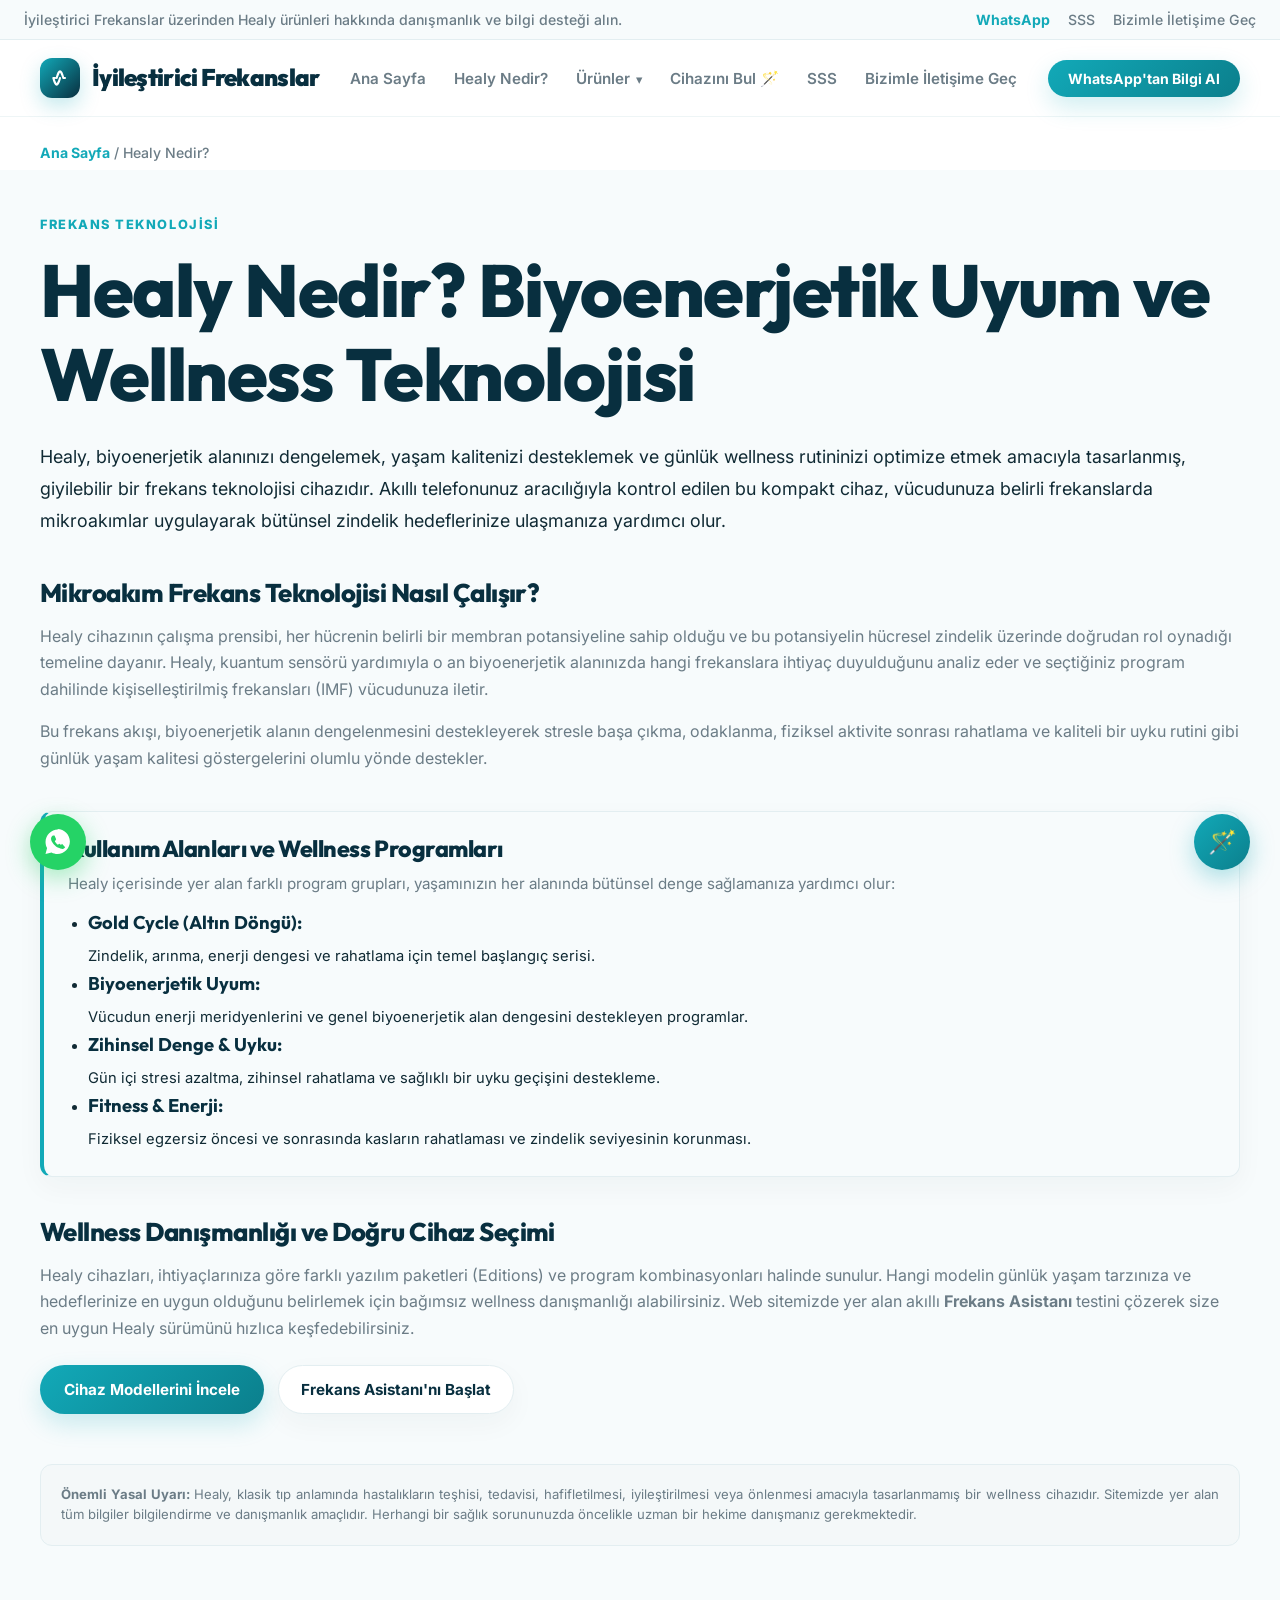
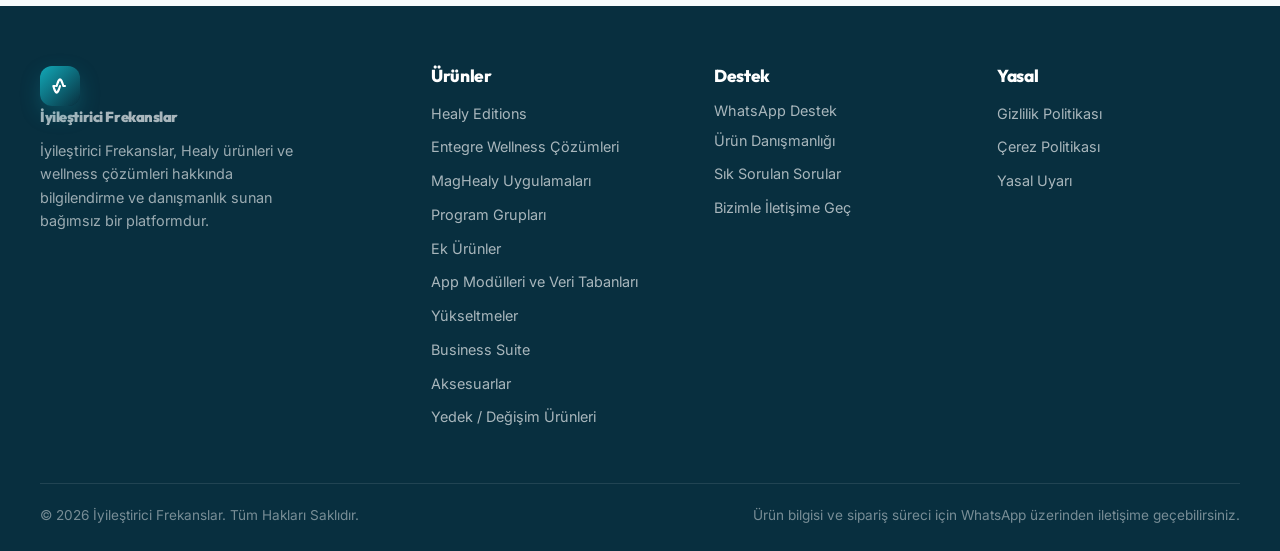
<file: healy-nedir.html>
<!DOCTYPE html>
<html lang="tr">
<head>
  <meta charset="UTF-8" />
  <meta name="viewport" content="width=device-width, initial-scale=1.0" />
  <title>Healy Nedir? | İyileştirici Frekanslar ve Hücresel Wellness</title>
  <meta name="description" content="Healy frekans cihazı nedir? Mikroakım teknolojisi, biyoenerjetik alan dengeleme ve hücresel zindelik programları hakkında detaylı ve yasal uyumlu Türkçe bilgilendirme." />
  <meta name="robots" content="index, follow" />
  <link rel="canonical" href="https://iyilestiricifrekanslar.com/healy-nedir" />
  
  <!-- Open Graph -->
  <meta property="og:type" content="website" />
  <meta property="og:url" content="https://iyilestiricifrekanslar.com/healy-nedir" />
  <meta property="og:title" content="Healy Nedir? | İyileştirici Frekanslar ve Hücresel Wellness" />
  <meta property="og:description" content="Healy frekans cihazı nedir? Biyoenerjetik alan dengeleme ve hücresel zindelik programları hakkında detaylı bilgi alın." />
  <meta property="og:image" content="https://iyilestiricifrekanslar.com/images/healy-discover.jpg" />

  <!-- Twitter -->
  <meta property="twitter:card" content="summary_large_image" />
  <meta property="twitter:title" content="Healy Nedir? | İyileştirici Frekanslar ve Hücresel Wellness" />
  <meta property="twitter:description" content="Healy frekans cihazı nedir? Biyoenerjetik alan dengeleme ve hücresel zindelik programları hakkında detaylı bilgi alın." />
  <meta property="twitter:image" content="https://iyilestiricifrekanslar.com/images/healy-discover.jpg" />

  <link rel="stylesheet" href="css/style.css" />

  <!-- JSON-LD Breadcrumb & Article Schema -->
  <script type="application/ld+json">
  {
    "@context": "https://schema.org",
    "@type": "BreadcrumbList",
    "itemListElement": [{
      "@type": "ListItem",
      "position": 1,
      "name": "Ana Sayfa",
      "item": "https://iyilestiricifrekanslar.com/"
    },{
      "@type": "ListItem",
      "position": 2,
      "name": "Healy Nedir?",
      "item": "https://iyilestiricifrekanslar.com/healy-nedir"
    }]
  }
  </script>
  <script type="application/ld+json">
  {
    "@context": "https://schema.org",
    "@type": "Article",
    "headline": "Healy Nedir? Biyoenerjetik Uyum ve Wellness Teknolojisi",
    "description": "Healy frekans cihazı, mikroakım teknolojisi ve hücresel zindelik programları hakkında detaylı ve yasal uyumlu Türkçe bilgilendirme.",
    "image": "https://iyilestiricifrekanslar.com/images/healy-discover.jpg",
    "author": {
      "@type": "Organization",
      "name": "İyileştirici Frekanslar"
    },
    "publisher": {
      "@type": "Organization",
      "name": "İyileştirici Frekanslar",
      "logo": {
        "@type": "ImageObject",
        "url": "https://iyilestiricifrekanslar.com/images/healy-discover.jpg"
      }
    },
    "datePublished": "2026-06-19"
  }
  </script>
</head>
<body data-page="healy-nedir">

  <!-- 1. ÜST PROMO BAR -->
  <div class="topbar">
    <p>İyileştirici Frekanslar üzerinden Healy ürünleri hakkında danışmanlık ve bilgi desteği alın.</p>
    <div class="topbar-links">
      <button class="link-button" data-whatsapp-general aria-label="WhatsApp Destek">WhatsApp</button>
      <a href="sss.html">SSS</a>
      <a href="iletisim.html">Bizimle İletişime Geç</a>
    </div>
  </div>

  <!-- 2. HEADER / NAVBAR -->
  <header class="site-header" id="siteHeader">
    <nav class="navbar container">
      <a class="logo" href="index.html" aria-label="İyileştirici Frekanslar ana sayfa">
        <div class="logo-mark" aria-hidden="true">
          <svg class="logo-mark-svg" viewBox="0 0 24 24">
            <path d="M4 12h2M8 12c1-4 3-8 4-8s3 4 4 8m-4 0c-1 4-3 8-4 8s-3-4-4-8m12 0h2" />
          </svg>
        </div>
        <span>İyileştirici Frekanslar</span>
      </a>

      <button class="menu-toggle" id="menuToggle" aria-label="Menüyü aç veya kapat" aria-expanded="false">
        <span></span>
        <span></span>
        <span></span>
      </button>

      <div class="nav-links" id="navLinks">
        <a href="index.html">Ana Sayfa</a>
        <a href="healy-nedir.html" class="active">Healy Nedir?</a>
        <div class="dropdown">
          <a href="healy-urunleri.html">Ürünler <span style="font-size: 0.8rem; margin-left: 2px;">▾</span></a>
          <div class="dropdown-menu">
            <a href="pages/category-overview.html?category=editions">Healy Editions</a>
            <a href="pages/category-overview.html?category=integrated-wellness">Entegre Wellness Çözümleri</a>
            <a href="pages/category-overview.html?category=maghealy-applications">MagHealy Uygulamaları</a>
            <a href="pages/category-overview.html?category=program-groups">Program Grupları</a>
            <a href="pages/category-overview.html?category=add-ons">Ek Ürünler</a>
            <a href="pages/category-overview.html?category=app-modules">App Modülleri ve Veri Tabanları</a>
            <a href="pages/category-overview.html?category=upgrades">Yükseltmeler</a>
            <a href="pages/category-overview.html?category=business-suite">Business Suite</a>
            <a href="pages/category-overview.html?category=accessories">Aksesuarlar</a>
            <a href="pages/category-overview.html?category=replacements">Yedek / Değişim Ürünleri</a>
          </div>
        </div>
        <a href="#" id="quizNavBtn">Cihazını Bul 🪄</a>
        <a href="sss.html">SSS</a>
        <a href="iletisim.html">Bizimle İletişime Geç</a>
      </div>

      <button class="primary-btn header-cta" data-whatsapp-general>WhatsApp'tan Bilgi Al</button>
    </nav>
  </header>

  <!-- BREADCRUMBS -->
  <div class="breadcrumb container">
    <a href="index.html">Ana Sayfa</a> / <span>Healy Nedir?</span>
  </div>

  <!-- MAIN CONTENT -->
  <main class="simple-page">
    <section class="container reveal">
      <span class="eyebrow">Frekans Teknolojisi</span>
      <h1 style="margin-bottom: 24px;">Healy Nedir? Biyoenerjetik Uyum ve Wellness Teknolojisi</h1>
      
      <p style="font-size: 1.12rem; color: var(--text); margin-bottom: 20px; line-height: 1.8;">
        Healy, biyoenerjetik alanınızı dengelemek, yaşam kalitenizi desteklemek ve günlük wellness rutininizi optimize etmek amacıyla tasarlanmış, giyilebilir bir frekans teknolojisi cihazıdır. Akıllı telefonunuz aracılığıyla kontrol edilen bu kompakt cihaz, vücudunuza belirli frekanslarda mikroakımlar uygulayarak bütünsel zindelik hedeflerinize ulaşmanıza yardımcı olur.
      </p>

      <div style="margin: 40px 0;">
        <h2 style="font-family: 'Outfit', sans-serif; font-size: 1.6rem; color: var(--primary); margin-bottom: 16px;">Mikroakım Frekans Teknolojisi Nasıl Çalışır?</h2>
        <p style="margin-bottom: 16px;">
          Healy cihazının çalışma prensibi, her hücrenin belirli bir membran potansiyeline sahip olduğu ve bu potansiyelin hücresel zindelik üzerinde doğrudan rol oynadığı temeline dayanır. Healy, kuantum sensörü yardımıyla o an biyoenerjetik alanınızda hangi frekanslara ihtiyaç duyulduğunu analiz eder ve seçtiğiniz program dahilinde kişiselleştirilmiş frekansları (IMF) vücudunuza iletir.
        </p>
        <p style="margin-bottom: 16px;">
          Bu frekans akışı, biyoenerjetik alanın dengelenmesini destekleyerek stresle başa çıkma, odaklanma, fiziksel aktivite sonrası rahatlama ve kaliteli bir uyku rutini gibi günlük yaşam kalitesi göstergelerini olumlu yönde destekler.
        </p>
      </div>

      <div class="info-card" style="margin: 30px 0; border-left: 4px solid var(--accent); background: var(--surface); border-radius: 12px; padding: 24px; text-align: left;">
        <h3 style="font-family: 'Outfit', sans-serif; color: var(--primary); margin-bottom: 8px;">Kullanım Alanları ve Wellness Programları</h3>
        <p style="margin-bottom: 12px; font-size: 0.95rem;">
          Healy içerisinde yer alan farklı program grupları, yaşamınızın her alanında bütünsel denge sağlamanıza yardımcı olur:
        </p>
        <ul style="padding-left: 20px; font-size: 0.92rem; line-height: 1.6; color: var(--text);">
          <li><strong>Gold Cycle (Altın Döngü):</strong> Zindelik, arınma, enerji dengesi ve rahatlama için temel başlangıç serisi.</li>
          <li><strong>Biyoenerjetik Uyum:</strong> Vücudun enerji meridyenlerini ve genel biyoenerjetik alan dengesini destekleyen programlar.</li>
          <li><strong>Zihinsel Denge & Uyku:</strong> Gün içi stresi azaltma, zihinsel rahatlama ve sağlıklı bir uyku geçişini destekleme.</li>
          <li><strong>Fitness & Enerji:</strong> Fiziksel egzersiz öncesi ve sonrasında kasların rahatlaması ve zindelik seviyesinin korunması.</li>
        </ul>
      </div>

      <div style="margin: 40px 0;">
        <h2 style="font-family: 'Outfit', sans-serif; font-size: 1.6rem; color: var(--primary); margin-bottom: 16px;">Wellness Danışmanlığı ve Doğru Cihaz Seçimi</h2>
        <p style="margin-bottom: 24px;">
          Healy cihazları, ihtiyaçlarınıza göre farklı yazılım paketleri (Editions) ve program kombinasyonları halinde sunulur. Hangi modelin günlük yaşam tarzınıza ve hedeflerinize en uygun olduğunu belirlemek için bağımsız wellness danışmanlığı alabilirsiniz. Web sitemizde yer alan akıllı <strong>Frekans Asistanı</strong> testini çözerek size en uygun Healy sürümünü hızlıca keşfedebilirsiniz.
        </p>
        <div style="display: flex; gap: 14px; flex-wrap: wrap;">
          <a class="primary-btn" href="healy-cihazlari.html">Cihaz Modellerini İncele</a>
          <button class="secondary-btn" id="assistantTriggerBtn">Frekans Asistanı'nı Başlat</button>
        </div>
      </div>

      <div class="legal-disclaimer" style="margin-top: 50px; padding: 20px; border: 1px solid var(--border); border-radius: 12px; background: rgba(0,0,0,0.01); font-size: 0.82rem; color: var(--muted); text-align: justify; line-height: 1.5;">
        <strong>Önemli Yasal Uyarı:</strong> Healy, klasik tıp anlamında hastalıkların teşhisi, tedavisi, hafifletilmesi, iyileştirilmesi veya önlenmesi amacıyla tasarlanmamış bir wellness cihazıdır. Sitemizde yer alan tüm bilgiler bilgilendirme ve danışmanlık amaçlıdır. Herhangi bir sağlık sorununuzda öncelikle uzman bir hekime danışmanız gerekmektedir.
      </div>
    </section>
  </main>

  <!-- 9. FOOTER -->
  <footer class="site-footer">
    <div class="container footer-grid">
      <div>
        <a class="logo footer-logo" href="index.html">
          <div class="logo-mark" aria-hidden="true">
            <svg class="logo-mark-svg" viewBox="0 0 24 24">
              <path d="M4 12h2M8 12c1-4 3-8 4-8s3 4 4 8m-4 0c-1 4-3 8-4 8s-3-4-4-8m12 0h2" />
            </svg>
          </div>
          <span>İyileştirici Frekanslar</span>
        </a>
        <p>İyileştirici Frekanslar, Healy ürünleri ve wellness çözümleri hakkında bilgilendirme ve danışmanlık sunan bağımsız bir platformdur.</p>
      </div>
      <div>
        <h3>Ürünler</h3>
        <a href="pages/category-overview.html?category=editions">Healy Editions</a>
        <a href="pages/category-overview.html?category=integrated-wellness">Entegre Wellness Çözümleri</a>
        <a href="pages/category-overview.html?category=maghealy-applications">MagHealy Uygulamaları</a>
        <a href="pages/category-overview.html?category=program-groups">Program Grupları</a>
        <a href="pages/category-overview.html?category=add-ons">Ek Ürünler</a>
        <a href="pages/category-overview.html?category=app-modules">App Modülleri ve Veri Tabanları</a>
        <a href="pages/category-overview.html?category=upgrades">Yükseltmeler</a>
        <a href="pages/category-overview.html?category=business-suite">Business Suite</a>
        <a href="pages/category-overview.html?category=accessories">Aksesuarlar</a>
        <a href="pages/category-overview.html?category=replacements">Yedek / Değişim Ürünleri</a>
      </div>
      <div>
        <h3>Destek</h3>
        <button class="footer-link-btn" data-whatsapp-general>WhatsApp Destek</button>
        <a href="healy-nedir.html">Ürün Danışmanlığı</a>
        <a href="sss.html">Sık Sorulan Sorular</a>
        <a href="iletisim.html">Bizimle İletişime Geç</a>
      </div>
      <div>
        <h3>Yasal</h3>
        <a href="gizlilik-politikasi.html">Gizlilik Politikası</a>
        <a href="cerez-politikasi.html">Çerez Politikası</a>
        <a href="yasal-bilgilendirme.html">Yasal Uyarı</a>
      </div>
    </div>
    <div class="container footer-bottom">
      <span>© 2026 İyileştirici Frekanslar. Tüm Hakları Saklıdır.</span>
      <span>Ürün bilgisi ve sipariş süreci için WhatsApp üzerinden iletişime geçebilirsiniz.</span>
    </div>
  </footer>

  <!-- Frekans Asistanı Modal -->
  <div class="quiz-modal" id="quizModal" aria-hidden="true">
    <div class="quiz-modal-overlay" id="quizModalOverlay"></div>
    <div class="quiz-modal-container">
      <button class="quiz-close-btn" id="quizCloseBtn" aria-label="Kapat">&times;</button>
      <div class="quiz-progress-wrapper">
        <div class="quiz-progress-bar" id="quizProgressBar" style="width: 0%;"></div>
      </div>
      <div id="quizContent" class="quiz-content">
        <!-- JS dinamik olarak soruları dolduracak -->
      </div>
    </div>
  </div>

  <!-- Asistan Floating FAB Butonu -->
  <button class="quiz-floating-btn" id="quizFloatingBtn" title="Frekans Asistanı">🪄</button>

  <div class="toast" id="toast" role="status" aria-live="polite"></div>
  <script src="js/script.js"></script>
  <script>
    document.getElementById('assistantTriggerBtn').addEventListener('click', () => {
      const modal = document.getElementById('quizModal');
      if (modal && typeof initQuiz === 'function') {
        quizCurrentStep = 0;
        quizAnswers = [];
        const openBtn = document.getElementById('quizFloatingBtn');
        if (openBtn) openBtn.click();
      }
    });
  </script>
</body>
</html>
</file>
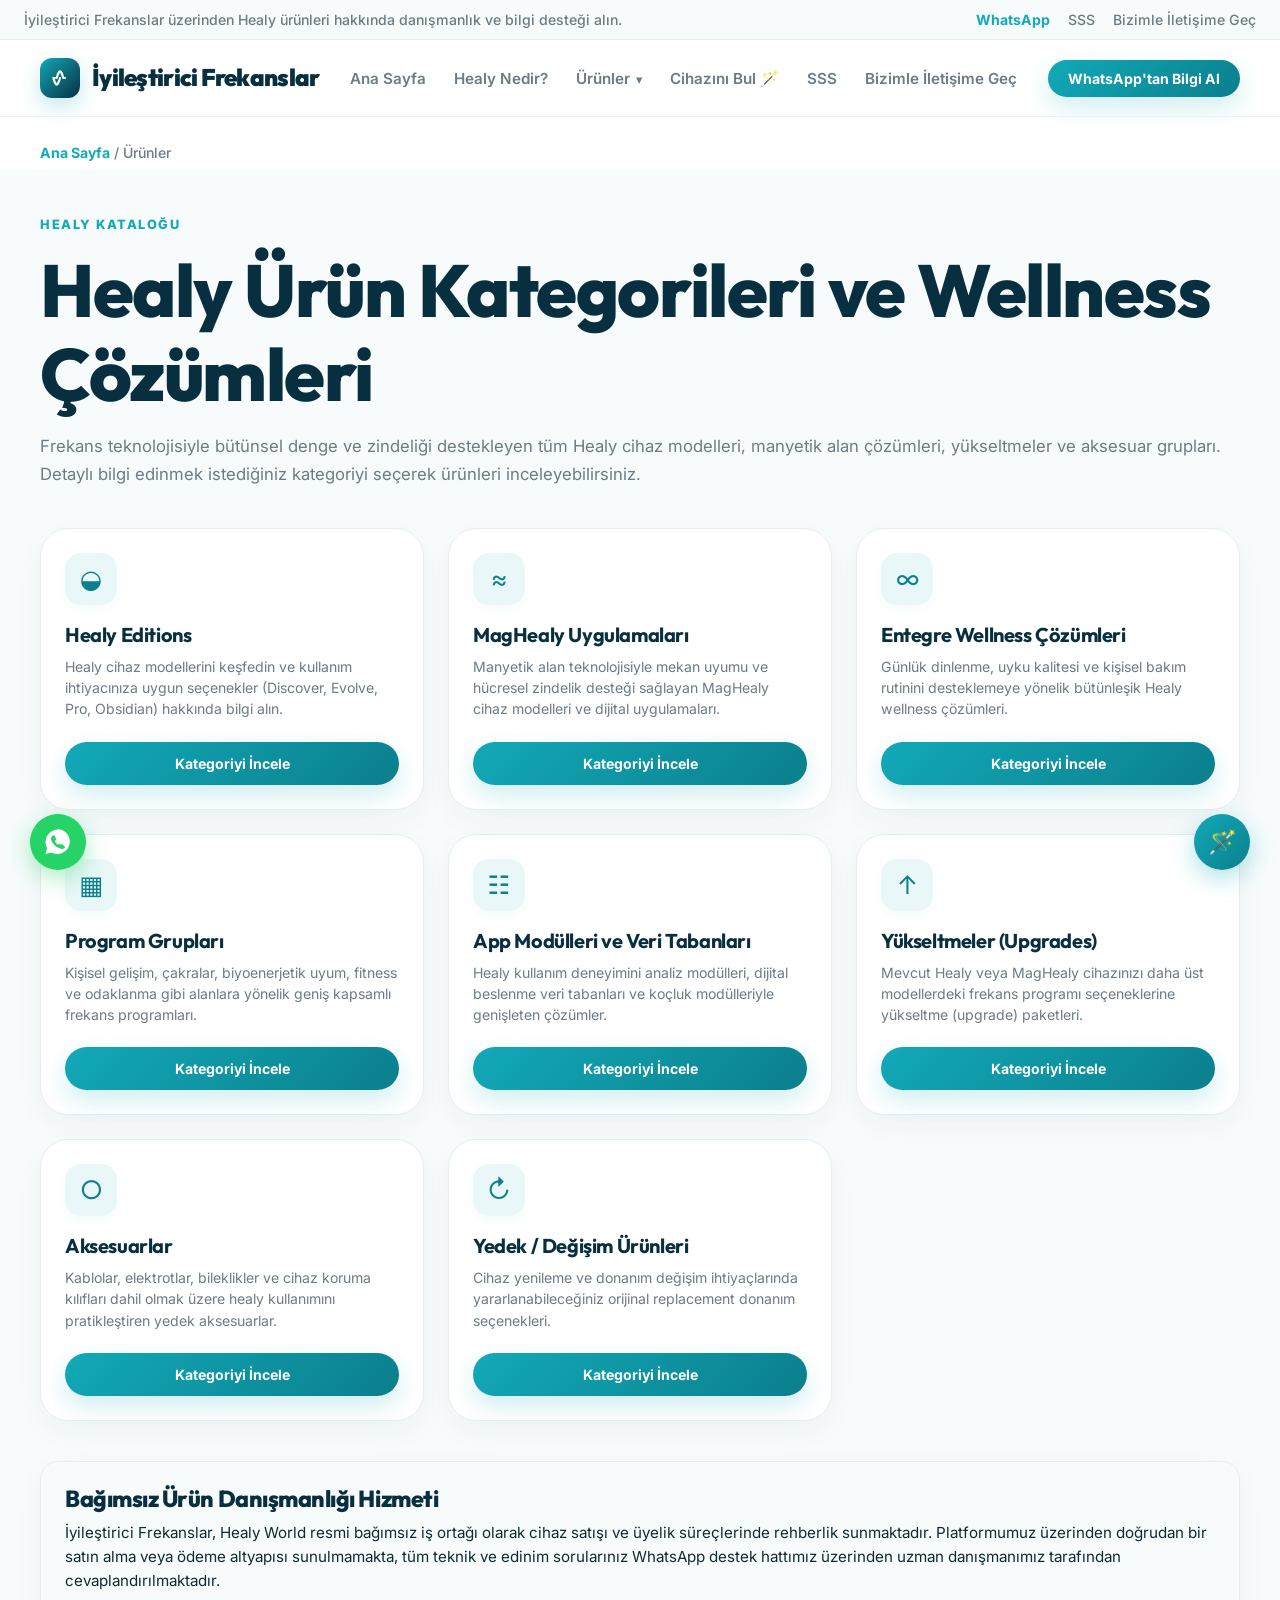
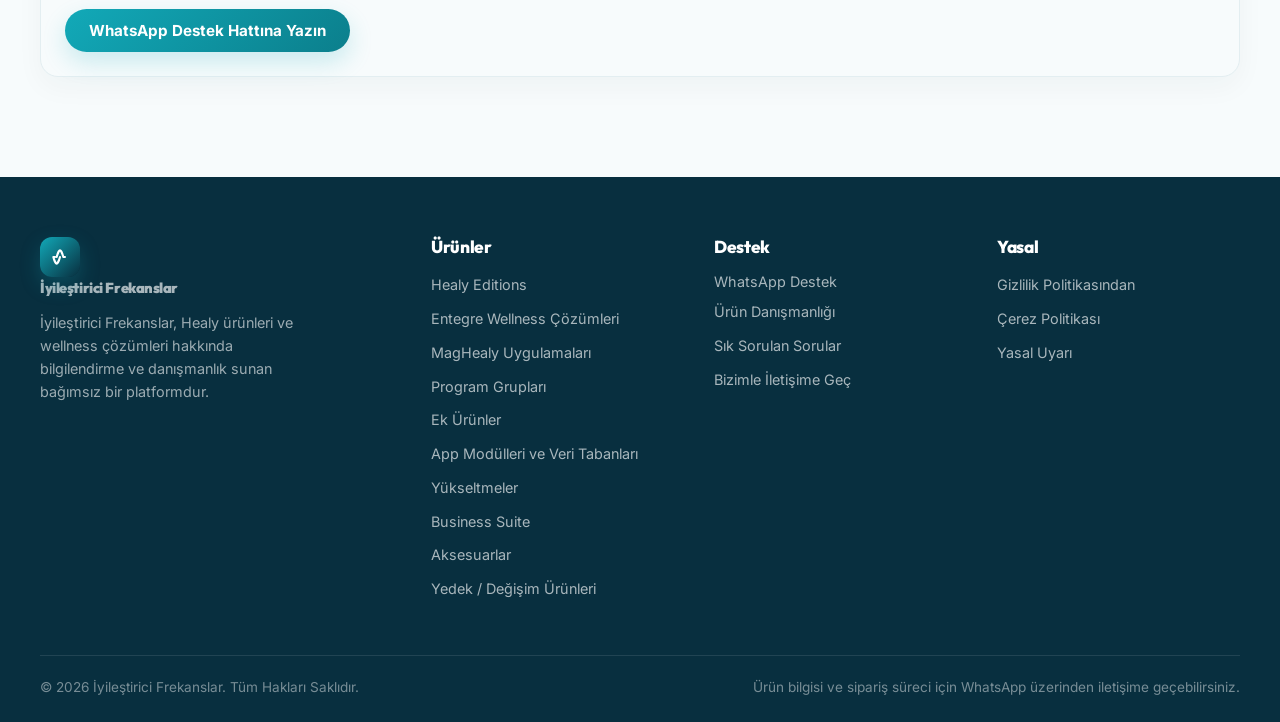
<file: healy-urunleri.html>
<!DOCTYPE html>
<html lang="tr">
<head>
  <meta charset="UTF-8" />
  <meta name="viewport" content="width=device-width, initial-scale=1.0" />
  <title>Healy Ürünleri ve Program Grupları | İyileştirici Frekanslar</title>
  <meta name="description" content="Healy Editions cihaz modelleri, MagHealy, entegre wellness çözümleri, aksesuarlar ve uygulama modülleri. Tüm Healy ürün kategorilerini listeleyen detaylı Türkçe rehber." />
  <meta name="robots" content="index, follow" />
  <link rel="canonical" href="https://iyilestiricifrekanslar.com/healy-urunleri" />
  
  <!-- Open Graph -->
  <meta property="og:type" content="website" />
  <meta property="og:url" content="https://iyilestiricifrekanslar.com/healy-urunleri" />
  <meta property="og:title" content="Healy Ürünleri ve Program Grupları | İyileştirici Frekanslar" />
  <meta property="og:description" content="Tüm Healy ürün kategorilerini listeleyen Türkçe ürün kataloğu. Modeller, modüller ve aksesuarlar hakkında detaylı bilgi alın." />
  <meta property="og:image" content="https://iyilestiricifrekanslar.com/images/healy-discover.jpg" />

  <!-- Twitter -->
  <meta property="twitter:card" content="summary_large_image" />
  <meta property="twitter:title" content="Healy Ürünleri ve Program Grupları | İyileştirici Frekanslar" />
  <meta property="twitter:description" content="Tüm Healy ürün kategorilerini listeleyen Türkçe ürün kataloğu. Modeller, modüller ve aksesuarlar hakkında detaylı bilgi alın." />
  <meta property="twitter:image" content="https://iyilestiricifrekanslar.com/images/healy-discover.jpg" />

  <link rel="stylesheet" href="css/style.css" />

  <!-- JSON-LD Breadcrumb Schema -->
  <script type="application/ld+json">
  {
    "@context": "https://schema.org",
    "@type": "BreadcrumbList",
    "itemListElement": [{
      "@type": "ListItem",
      "position": 1,
      "name": "Ana Sayfa",
      "item": "https://iyilestiricifrekanslar.com/"
    },{
      "@type": "ListItem",
      "position": 2,
      "name": "Healy Ürünleri",
      "item": "https://iyilestiricifrekanslar.com/healy-urunleri"
    }]
  }
  </script>
</head>
<body data-page="healy-urunleri">

  <!-- 1. ÜST PROMO BAR -->
  <div class="topbar">
    <p>İyileştirici Frekanslar üzerinden Healy ürünleri hakkında danışmanlık ve bilgi desteği alın.</p>
    <div class="topbar-links">
      <button class="link-button" data-whatsapp-general aria-label="WhatsApp Destek">WhatsApp</button>
      <a href="sss.html">SSS</a>
      <a href="iletisim.html">Bizimle İletişime Geç</a>
    </div>
  </div>

  <!-- 2. HEADER / NAVBAR -->
  <header class="site-header" id="siteHeader">
    <nav class="navbar container">
      <a class="logo" href="index.html" aria-label="İyileştirici Frekanslar ana sayfa">
        <div class="logo-mark" aria-hidden="true">
          <svg class="logo-mark-svg" viewBox="0 0 24 24">
            <path d="M4 12h2M8 12c1-4 3-8 4-8s3 4 4 8m-4 0c-1 4-3 8-4 8s-3-4-4-8m12 0h2" />
          </svg>
        </div>
        <span>İyileştirici Frekanslar</span>
      </a>

      <button class="menu-toggle" id="menuToggle" aria-label="Menüyü aç veya kapat" aria-expanded="false">
        <span></span>
        <span></span>
        <span></span>
      </button>

      <div class="nav-links" id="navLinks">
        <a href="index.html">Ana Sayfa</a>
        <a href="healy-nedir.html">Healy Nedir?</a>
        <div class="dropdown">
          <a href="healy-urunleri.html" class="active">Ürünler <span style="font-size: 0.8rem; margin-left: 2px;">▾</span></a>
          <div class="dropdown-menu">
            <a href="pages/category-overview.html?category=editions">Healy Editions</a>
            <a href="pages/category-overview.html?category=integrated-wellness">Entegre Wellness Çözümleri</a>
            <a href="pages/category-overview.html?category=maghealy-applications">MagHealy Uygulamaları</a>
            <a href="pages/category-overview.html?category=program-groups">Program Grupları</a>
            <a href="pages/category-overview.html?category=add-ons">Ek Ürünler</a>
            <a href="pages/category-overview.html?category=app-modules">App Modülleri ve Veri Tabanları</a>
            <a href="pages/category-overview.html?category=upgrades">Yükseltmeler</a>
            <a href="pages/category-overview.html?category=business-suite">Business Suite</a>
            <a href="pages/category-overview.html?category=accessories">Aksesuarlar</a>
            <a href="pages/category-overview.html?category=replacements">Yedek / Değişim Ürünleri</a>
          </div>
        </div>
        <a href="#" id="quizNavBtn">Cihazını Bul 🪄</a>
        <a href="sss.html">SSS</a>
        <a href="iletisim.html">Bizimle İletişime Geç</a>
      </div>

      <button class="primary-btn header-cta" data-whatsapp-general>WhatsApp'tan Bilgi Al</button>
    </nav>
  </header>

  <!-- BREADCRUMBS -->
  <div class="breadcrumb container">
    <a href="index.html">Ana Sayfa</a> / <span>Ürünler</span>
  </div>

  <!-- MAIN CONTENT -->
  <main class="simple-page">
    <section class="container reveal">
      <span class="eyebrow">Healy Kataloğu</span>
      <h1 style="margin-bottom: 16px;">Healy Ürün Kategorileri ve Wellness Çözümleri</h1>
      <p style="color: var(--muted); margin-bottom: 40px; font-size: 1.05rem;">
        Frekans teknolojisiyle bütünsel denge ve zindeliği destekleyen tüm Healy cihaz modelleri, manyetik alan çözümleri, yükseltmeler ve aksesuar grupları. Detaylı bilgi edinmek istediğiniz kategoriyi seçerek ürünleri inceleyebilirsiniz.
      </p>

      <!-- DİNAMİK YERİNE STATİK KARTLAR (SEO VE HIZ İÇİN) -->
      <div class="category-grid" style="margin-bottom: 40px;">
        <article class="category-grid-card reveal">
          <div class="category-grid-icon-box" aria-hidden="true">◒</div>
          <h3>Healy Editions</h3>
          <p>Healy cihaz modellerini keşfedin ve kullanım ihtiyacınıza uygun seçenekler (Discover, Evolve, Pro, Obsidian) hakkında bilgi alın.</p>
          <div class="category-grid-actions" style="margin-top: auto; width: 100%;">
            <a class="primary-btn small" href="pages/category-overview.html?category=editions" style="width: 100%; text-align: center; font-size: 0.88rem; padding: 10px 16px;">Kategoriyi İncele</a>
          </div>
        </article>

        <article class="category-grid-card reveal">
          <div class="category-grid-icon-box" aria-hidden="true">≈</div>
          <h3>MagHealy Uygulamaları</h3>
          <p>Manyetik alan teknolojisiyle mekan uyumu ve hücresel zindelik desteği sağlayan MagHealy cihaz modelleri ve dijital uygulamaları.</p>
          <div class="category-grid-actions" style="margin-top: auto; width: 100%;">
            <a class="primary-btn small" href="pages/category-overview.html?category=maghealy-applications" style="width: 100%; text-align: center; font-size: 0.88rem; padding: 10px 16px;">Kategoriyi İncele</a>
          </div>
        </article>

        <article class="category-grid-card reveal">
          <div class="category-grid-icon-box" aria-hidden="true">∞</div>
          <h3>Entegre Wellness Çözümleri</h3>
          <p>Günlük dinlenme, uyku kalitesi ve kişisel bakım rutinini desteklemeye yönelik bütünleşik Healy wellness çözümleri.</p>
          <div class="category-grid-actions" style="margin-top: auto; width: 100%;">
            <a class="primary-btn small" href="pages/category-overview.html?category=integrated-wellness" style="width: 100%; text-align: center; font-size: 0.88rem; padding: 10px 16px;">Kategoriyi İncele</a>
          </div>
        </article>

        <article class="category-grid-card reveal">
          <div class="category-grid-icon-box" aria-hidden="true">▦</div>
          <h3>Program Grupları</h3>
          <p>Kişisel gelişim, çakralar, biyoenerjetik uyum, fitness ve odaklanma gibi alanlara yönelik geniş kapsamlı frekans programları.</p>
          <div class="category-grid-actions" style="margin-top: auto; width: 100%;">
            <a class="primary-btn small" href="pages/category-overview.html?category=program-groups" style="width: 100%; text-align: center; font-size: 0.88rem; padding: 10px 16px;">Kategoriyi İncele</a>
          </div>
        </article>

        <article class="category-grid-card reveal">
          <div class="category-grid-icon-box" aria-hidden="true">☷</div>
          <h3>App Modülleri ve Veri Tabanları</h3>
          <p>Healy kullanım deneyimini analiz modülleri, dijital beslenme veri tabanları ve koçluk modülleriyle genişleten çözümler.</p>
          <div class="category-grid-actions" style="margin-top: auto; width: 100%;">
            <a class="primary-btn small" href="pages/category-overview.html?category=app-modules" style="width: 100%; text-align: center; font-size: 0.88rem; padding: 10px 16px;">Kategoriyi İncele</a>
          </div>
        </article>

        <article class="category-grid-card reveal">
          <div class="category-grid-icon-box" aria-hidden="true">↑</div>
          <h3>Yükseltmeler (Upgrades)</h3>
          <p>Mevcut Healy veya MagHealy cihazınızı daha üst modellerdeki frekans programı seçeneklerine yükseltme (upgrade) paketleri.</p>
          <div class="category-grid-actions" style="margin-top: auto; width: 100%;">
            <a class="primary-btn small" href="pages/category-overview.html?category=upgrades" style="width: 100%; text-align: center; font-size: 0.88rem; padding: 10px 16px;">Kategoriyi İncele</a>
          </div>
        </article>

        <article class="category-grid-card reveal">
          <div class="category-grid-icon-box" aria-hidden="true">○</div>
          <h3>Aksesuarlar</h3>
          <p>Kablolar, elektrotlar, bileklikler ve cihaz koruma kılıfları dahil olmak üzere healy kullanımını pratikleştiren yedek aksesuarlar.</p>
          <div class="category-grid-actions" style="margin-top: auto; width: 100%;">
            <a class="primary-btn small" href="pages/category-overview.html?category=accessories" style="width: 100%; text-align: center; font-size: 0.88rem; padding: 10px 16px;">Kategoriyi İncele</a>
          </div>
        </article>

        <article class="category-grid-card reveal">
          <div class="category-grid-icon-box" aria-hidden="true">↻</div>
          <h3>Yedek / Değişim Ürünleri</h3>
          <p>Cihaz yenileme ve donanım değişim ihtiyaçlarında yararlanabileceğiniz orijinal replacement donanım seçenekleri.</p>
          <div class="category-grid-actions" style="margin-top: auto; width: 100%;">
            <a class="primary-btn small" href="pages/category-overview.html?category=replacements" style="width: 100%; text-align: center; font-size: 0.88rem; padding: 10px 16px;">Kategoriyi İncele</a>
          </div>
        </article>
      </div>

      <div class="info-card" style="margin: 40px 0; text-align: left; padding: 24px; background: var(--surface); border-radius: 18px; border: 1px solid var(--border);">
        <h3 style="font-family: 'Outfit', sans-serif; color: var(--primary); margin-bottom: 8px;">Bağımsız Ürün Danışmanlığı Hizmeti</h3>
        <p style="font-size: 0.95rem; line-height: 1.6; color: var(--text);">
          İyileştirici Frekanslar, Healy World resmi bağımsız iş ortağı olarak cihaz satışı ve üyelik süreçlerinde rehberlik sunmaktadır. Platformumuz üzerinden doğrudan bir satın alma veya ödeme altyapısı sunulmamakta, tüm teknik ve edinim sorularınız WhatsApp destek hattımız üzerinden uzman danışmanımız tarafından cevaplandırılmaktadır. 
        </p>
        <button class="primary-btn" style="margin-top: 16px;" data-whatsapp-general>WhatsApp Destek Hattına Yazın</button>
      </div>
    </section>
  </main>

  <!-- 9. FOOTER -->
  <footer class="site-footer">
    <div class="container footer-grid">
      <div>
        <a class="logo footer-logo" href="index.html">
          <div class="logo-mark" aria-hidden="true">
            <svg class="logo-mark-svg" viewBox="0 0 24 24">
              <path d="M4 12h2M8 12c1-4 3-8 4-8s3 4 4 8m-4 0c-1 4-3 8-4 8s-3-4-4-8m12 0h2" />
            </svg>
          </div>
          <span>İyileştirici Frekanslar</span>
        </a>
        <p>İyileştirici Frekanslar, Healy ürünleri ve wellness çözümleri hakkında bilgilendirme ve danışmanlık sunan bağımsız bir platformdur.</p>
      </div>
      <div>
        <h3>Ürünler</h3>
        <a href="pages/category-overview.html?category=editions">Healy Editions</a>
        <a href="pages/category-overview.html?category=integrated-wellness">Entegre Wellness Çözümleri</a>
        <a href="pages/category-overview.html?category=maghealy-applications">MagHealy Uygulamaları</a>
        <a href="pages/category-overview.html?category=program-groups">Program Grupları</a>
        <a href="pages/category-overview.html?category=add-ons">Ek Ürünler</a>
        <a href="pages/category-overview.html?category=app-modules">App Modülleri ve Veri Tabanları</a>
        <a href="pages/category-overview.html?category=upgrades">Yükseltmeler</a>
        <a href="pages/category-overview.html?category=business-suite">Business Suite</a>
        <a href="pages/category-overview.html?category=accessories">Aksesuarlar</a>
        <a href="pages/category-overview.html?category=replacements">Yedek / Değişim Ürünleri</a>
      </div>
      <div>
        <h3>Destek</h3>
        <button class="footer-link-btn" data-whatsapp-general>WhatsApp Destek</button>
        <a href="healy-nedir.html">Ürün Danışmanlığı</a>
        <a href="sss.html">Sık Sorulan Sorular</a>
        <a href="iletisim.html">Bizimle İletişime Geç</a>
      </div>
      <div>
        <h3>Yasal</h3>
        <a href="gizlilik-politikasi.html">Gizlilik Politikasından</a>
        <a href="cerez-politikasi.html">Çerez Politikası</a>
        <a href="yasal-bilgilendirme.html">Yasal Uyarı</a>
      </div>
    </div>
    <div class="container footer-bottom">
      <span>© 2026 İyileştirici Frekanslar. Tüm Hakları Saklıdır.</span>
      <span>Ürün bilgisi ve sipariş süreci için WhatsApp üzerinden iletişime geçebilirsiniz.</span>
    </div>
  </footer>

  <!-- Frekans Asistanı Modal -->
  <div class="quiz-modal" id="quizModal" aria-hidden="true">
    <div class="quiz-modal-overlay" id="quizModalOverlay"></div>
    <div class="quiz-modal-container">
      <button class="quiz-close-btn" id="quizCloseBtn" aria-label="Kapat">&times;</button>
      <div class="quiz-progress-wrapper">
        <div class="quiz-progress-bar" id="quizProgressBar" style="width: 0%;"></div>
      </div>
      <div id="quizContent" class="quiz-content">
        <!-- JS dinamik olarak soruları dolduracak -->
      </div>
    </div>
  </div>

  <!-- Asistan Floating FAB Butonu -->
  <button class="quiz-floating-btn" id="quizFloatingBtn" title="Frekans Asistanı">🪄</button>

  <div class="toast" id="toast" role="status" aria-live="polite"></div>
  <script src="js/script.js"></script>
</body>
</html>
</file>
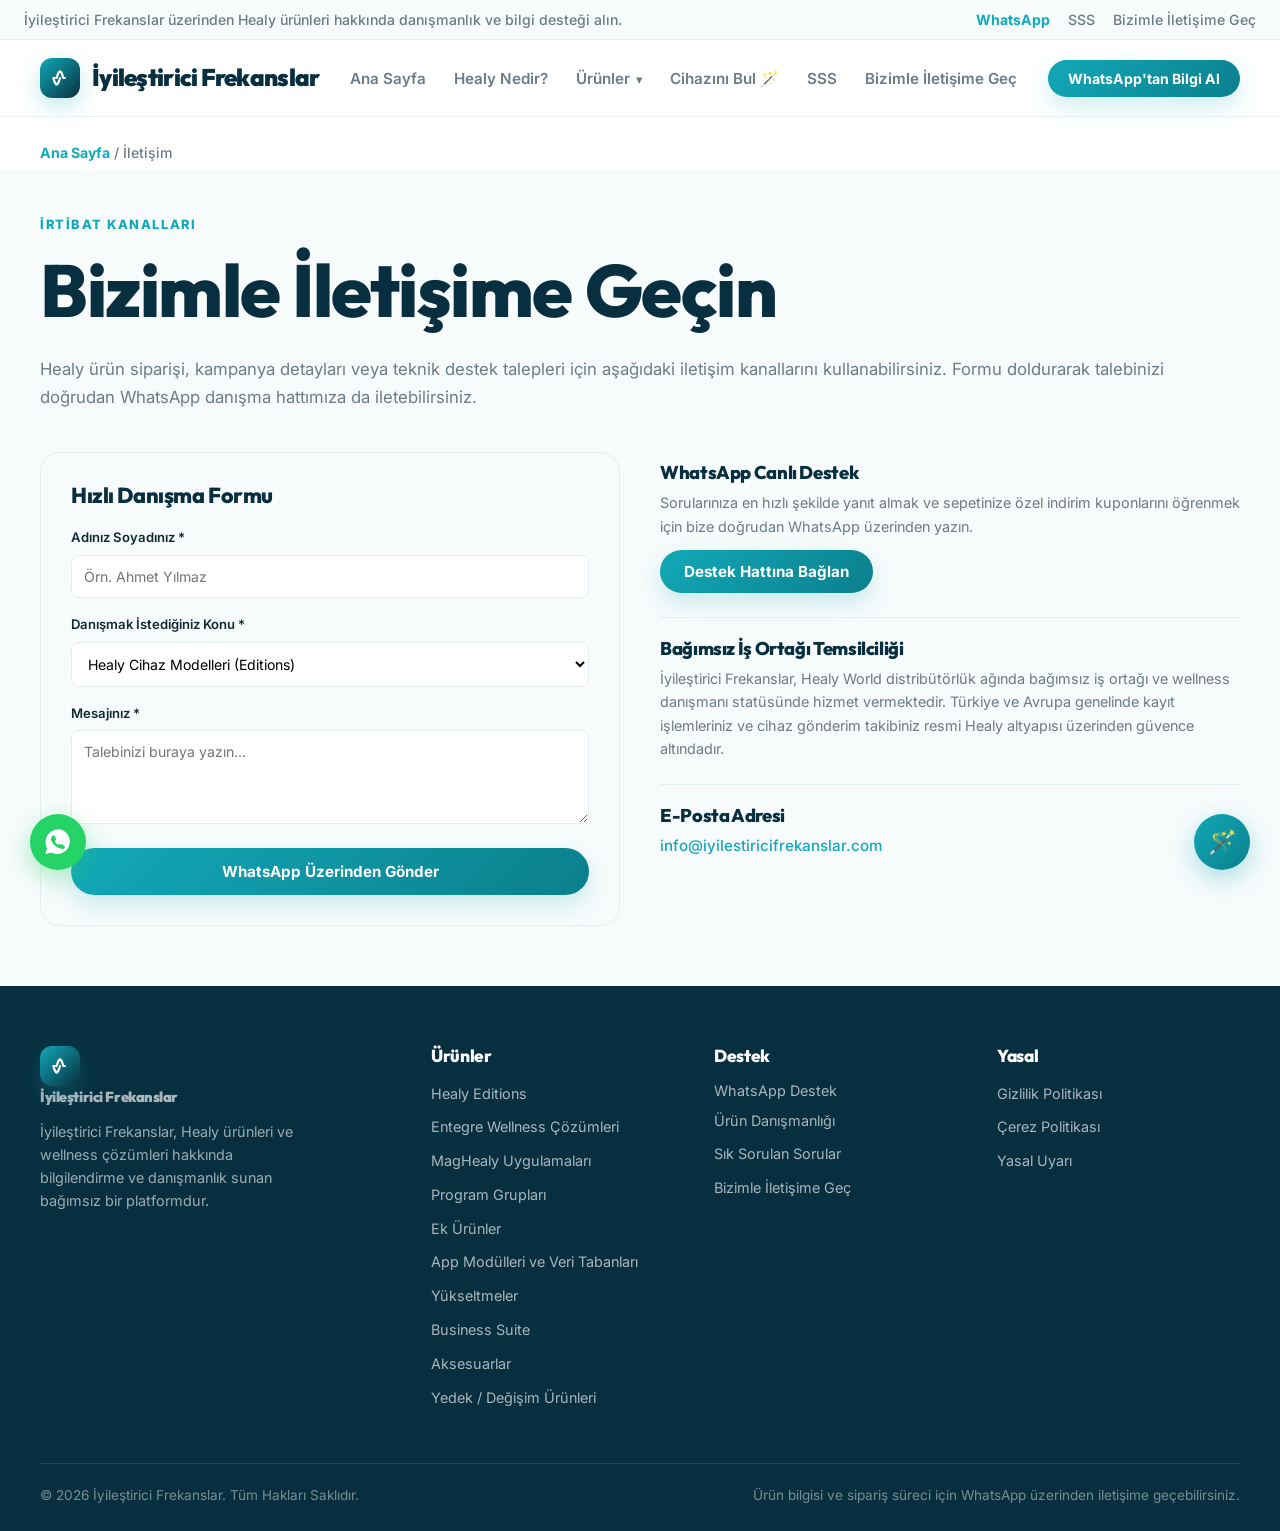
<file: iletisim.html>
<!DOCTYPE html>
<html lang="tr">
<head>
  <meta charset="UTF-8" />
  <meta name="viewport" content="width=device-width, initial-scale=1.0" />
  <title>İletişim | İyileştirici Frekanslar Destek ve Danışma Hattı</title>
  <meta name="description" content="İyileştirici Frekanslar ile iletişime geçin. Bireysel Healy danışmanlığı, üyelik süreci ve ürün destek talepleri için WhatsApp destek hattı ve iletişim formu." />
  <meta name="robots" content="index, follow" />
  <link rel="canonical" href="https://iyilestiricifrekanslar.com/iletisim" />
  
  <!-- Open Graph -->
  <meta property="og:type" content="website" />
  <meta property="og:url" content="https://iyilestiricifrekanslar.com/iletisim" />
  <meta property="og:title" content="İletişim | İyileştirici Frekanslar Destek ve Danışma Hattı" />
  <meta property="og:description" content="Healy Editions ve frekans programları hakkında danışmanlık almak için bizimle iletişime geçin." />
  <meta property="og:image" content="https://iyilestiricifrekanslar.com/images/healy-discover.jpg" />

  <!-- Twitter -->
  <meta property="twitter:card" content="summary_large_image" />
  <meta property="twitter:title" content="İletişim | İyileştirici Frekanslar Destek ve Danışma Hattı" />
  <meta property="twitter:description" content="Healy Editions ve frekans programları hakkında danışmanlık almak için bizimle iletişime geçin." />
  <meta property="twitter:image" content="https://iyilestiricifrekanslar.com/images/healy-discover.jpg" />

  <link rel="stylesheet" href="css/style.css" />

  <!-- JSON-LD Breadcrumb Schema -->
  <script type="application/ld+json">
  {
    "@context": "https://schema.org",
    "@type": "BreadcrumbList",
    "itemListElement": [{
      "@type": "ListItem",
      "position": 1,
      "name": "Ana Sayfa",
      "item": "https://iyilestiricifrekanslar.com/"
    },{
      "@type": "ListItem",
      "position": 2,
      "name": "İletişim",
      "item": "https://iyilestiricifrekanslar.com/iletisim"
    }]
  }
  </script>
</head>
<body data-page="iletisim">

  <!-- 1. ÜST PROMO BAR -->
  <div class="topbar">
    <p>İyileştirici Frekanslar üzerinden Healy ürünleri hakkında danışmanlık ve bilgi desteği alın.</p>
    <div class="topbar-links">
      <button class="link-button" data-whatsapp-general aria-label="WhatsApp Destek">WhatsApp</button>
      <a href="sss.html">SSS</a>
      <a href="iletisim.html" class="active">Bizimle İletişime Geç</a>
    </div>
  </div>

  <!-- 2. HEADER / NAVBAR -->
  <header class="site-header" id="siteHeader">
    <nav class="navbar container">
      <a class="logo" href="index.html" aria-label="İyileştirici Frekanslar ana sayfa">
        <div class="logo-mark" aria-hidden="true">
          <svg class="logo-mark-svg" viewBox="0 0 24 24">
            <path d="M4 12h2M8 12c1-4 3-8 4-8s3 4 4 8m-4 0c-1 4-3 8-4 8s-3-4-4-8m12 0h2" />
          </svg>
        </div>
        <span>İyileştirici Frekanslar</span>
      </a>

      <button class="menu-toggle" id="menuToggle" aria-label="Menüyü aç veya kapat" aria-expanded="false">
        <span></span>
        <span></span>
        <span></span>
      </button>

      <div class="nav-links" id="navLinks">
        <a href="index.html">Ana Sayfa</a>
        <a href="healy-nedir.html">Healy Nedir?</a>
        <div class="dropdown">
          <a href="healy-urunleri.html">Ürünler <span style="font-size: 0.8rem; margin-left: 2px;">▾</span></a>
          <div class="dropdown-menu">
            <a href="pages/category-overview.html?category=editions">Healy Editions</a>
            <a href="pages/category-overview.html?category=integrated-wellness">Entegre Wellness Çözümleri</a>
            <a href="pages/category-overview.html?category=maghealy-applications">MagHealy Uygulamaları</a>
            <a href="pages/category-overview.html?category=program-groups">Program Grupları</a>
            <a href="pages/category-overview.html?category=add-ons">Ek Ürünler</a>
            <a href="pages/category-overview.html?category=app-modules">App Modülleri ve Veri Tabanları</a>
            <a href="pages/category-overview.html?category=upgrades">Yükseltmeler</a>
            <a href="pages/category-overview.html?category=business-suite">Business Suite</a>
            <a href="pages/category-overview.html?category=accessories">Aksesuarlar</a>
            <a href="pages/category-overview.html?category=replacements">Yedek / Değişim Ürünleri</a>
          </div>
        </div>
        <a href="#" id="quizNavBtn">Cihazını Bul 🪄</a>
        <a href="sss.html">SSS</a>
        <a href="iletisim.html" class="active">Bizimle İletişime Geç</a>
      </div>

      <button class="primary-btn header-cta" data-whatsapp-general>WhatsApp'tan Bilgi Al</button>
    </nav>
  </header>

  <!-- BREADCRUMBS -->
  <div class="breadcrumb container">
    <a href="index.html">Ana Sayfa</a> / <span>İletişim</span>
  </div>

  <!-- MAIN CONTENT -->
  <main class="simple-page">
    <section class="container reveal">
      <span class="eyebrow">İrtibat Kanalları</span>
      <h1 style="margin-bottom: 24px;">Bizimle İletişime Geçin</h1>
      
      <p style="margin-bottom: 40px; color: var(--muted); font-size: 1.05rem;">
        Healy ürün siparişi, kampanya detayları veya teknik destek talepleri için aşağıdaki iletişim kanallarını kullanabilirsiniz. Formu doldurarak talebinizi doğrudan WhatsApp danışma hattımıza da iletebilirsiniz.
      </p>

      <div style="display: grid; grid-template-columns: 1fr 1fr; gap: 40px; text-align: left; align-items: start;">
        <!-- İletişim Formu -->
        <div style="background: var(--surface); padding: 30px; border-radius: 20px; border: 1px solid var(--border);">
          <h2 style="font-family: 'Outfit', sans-serif; font-size: 1.35rem; color: var(--primary); margin-bottom: 20px;">Hızlı Danışma Formu</h2>
          
          <form id="contactForm" style="display: flex; flex-direction: column; gap: 16px;">
            <div>
              <label for="cName" style="display: block; font-size: 0.82rem; font-weight: 600; color: var(--text); margin-bottom: 6px;">Adınız Soyadınız *</label>
              <input type="text" id="cName" required style="width: 100%; padding: 12px; border-radius: 8px; border: 1px solid var(--border); font-family: inherit; font-size: 0.88rem; outline: none;" placeholder="Örn. Ahmet Yılmaz">
            </div>
            
            <div>
              <label for="cSubject" style="display: block; font-size: 0.82rem; font-weight: 600; color: var(--text); margin-bottom: 6px;">Danışmak İstediğiniz Konu *</label>
              <select id="cSubject" required style="width: 100%; padding: 12px; border-radius: 8px; border: 1px solid var(--border); font-family: inherit; font-size: 0.88rem; outline: none; background: #ffffff;">
                <option value="Healy Cihaz Modelleri">Healy Cihaz Modelleri (Editions)</option>
                <option value="MagHealy Ürün Bilgisi">MagHealy Ürün Bilgisi</option>
                <option value="Fiyat ve Aktif Kampanyalar">Fiyat ve Aktif Kampanyalar</option>
                <option value="Cihaz Kullanımı ve Kurulum">Cihaz Kullanımı ve Kurulum</option>
                <option value="Diğer Sorular">Diğer Sorular</option>
              </select>
            </div>

            <div>
              <label for="cMessage" style="display: block; font-size: 0.82rem; font-weight: 600; color: var(--text); margin-bottom: 6px;">Mesajınız *</label>
              <textarea id="cMessage" required rows="4" style="width: 100%; padding: 12px; border-radius: 8px; border: 1px solid var(--border); font-family: inherit; font-size: 0.88rem; outline: none; resize: vertical;" placeholder="Talebinizi buraya yazın..."></textarea>
            </div>

            <button type="submit" class="primary-btn" style="width: 100%; justify-content: center; padding: 14px;">WhatsApp Üzerinden Gönder</button>
          </form>
        </div>

        <!-- İletişim Bilgileri -->
        <div style="display: flex; flex-direction: column; gap: 24px; padding-top: 10px;">
          <div>
            <h3 style="font-family: 'Outfit', sans-serif; font-size: 1.15rem; color: var(--primary); margin-bottom: 8px;">WhatsApp Canlı Destek</h3>
            <p style="font-size: 0.9rem; color: var(--muted); margin-bottom: 12px;">Sorularınıza en hızlı şekilde yanıt almak ve sepetinize özel indirim kuponlarını öğrenmek için bize doğrudan WhatsApp üzerinden yazın.</p>
            <button class="primary-btn" data-whatsapp-general>Destek Hattına Bağlan</button>
          </div>

          <div style="border-top: 1px solid var(--border); padding-top: 20px;">
            <h3 style="font-family: 'Outfit', sans-serif; font-size: 1.15rem; color: var(--primary); margin-bottom: 8px;">Bağımsız İş Ortağı Temsilciliği</h3>
            <p style="font-size: 0.9rem; color: var(--muted); line-height: 1.6;">
              İyileştirici Frekanslar, Healy World distribütörlük ağında bağımsız iş ortağı ve wellness danışmanı statüsünde hizmet vermektedir. Türkiye ve Avrupa genelinde kayıt işlemleriniz ve cihaz gönderim takibiniz resmi Healy altyapısı üzerinden güvence altındadır.
            </p>
          </div>

          <div style="border-top: 1px solid var(--border); padding-top: 20px;">
            <h3 style="font-family: 'Outfit', sans-serif; font-size: 1.15rem; color: var(--primary); margin-bottom: 6px;">E-Posta Adresi</h3>
            <a href="mailto:info@iyilestiricifrekanslar.com" style="color: var(--accent); text-decoration: none; font-weight: 500; font-size: 0.95rem;">info@iyilestiricifrekanslar.com</a>
          </div>
        </div>
      </div>
    </section>
  </main>

  <!-- 9. FOOTER -->
  <footer class="site-footer">
    <div class="container footer-grid">
      <div>
        <a class="logo footer-logo" href="index.html">
          <div class="logo-mark" aria-hidden="true">
            <svg class="logo-mark-svg" viewBox="0 0 24 24">
              <path d="M4 12h2M8 12c1-4 3-8 4-8s3 4 4 8m-4 0c-1 4-3 8-4 8s-3-4-4-8m12 0h2" />
            </svg>
          </div>
          <span>İyileştirici Frekanslar</span>
        </a>
        <p>İyileştirici Frekanslar, Healy ürünleri ve wellness çözümleri hakkında bilgilendirme ve danışmanlık sunan bağımsız bir platformdur.</p>
      </div>
      <div>
        <h3>Ürünler</h3>
        <a href="pages/category-overview.html?category=editions">Healy Editions</a>
        <a href="pages/category-overview.html?category=integrated-wellness">Entegre Wellness Çözümleri</a>
        <a href="pages/category-overview.html?category=maghealy-applications">MagHealy Uygulamaları</a>
        <a href="pages/category-overview.html?category=program-groups">Program Grupları</a>
        <a href="pages/category-overview.html?category=add-ons">Ek Ürünler</a>
        <a href="pages/category-overview.html?category=app-modules">App Modülleri ve Veri Tabanları</a>
        <a href="pages/category-overview.html?category=upgrades">Yükseltmeler</a>
        <a href="pages/category-overview.html?category=business-suite">Business Suite</a>
        <a href="pages/category-overview.html?category=accessories">Aksesuarlar</a>
        <a href="pages/category-overview.html?category=replacements">Yedek / Değişim Ürünleri</a>
      </div>
      <div>
        <h3>Destek</h3>
        <button class="footer-link-btn" data-whatsapp-general>WhatsApp Destek</button>
        <a href="healy-nedir.html">Ürün Danışmanlığı</a>
        <a href="sss.html">Sık Sorulan Sorular</a>
        <a href="iletisim.html">Bizimle İletişime Geç</a>
      </div>
      <div>
        <h3>Yasal</h3>
        <a href="gizlilik-politikasi.html">Gizlilik Politikası</a>
        <a href="cerez-politikasi.html">Çerez Politikası</a>
        <a href="yasal-bilgilendirme.html">Yasal Uyarı</a>
      </div>
    </div>
    <div class="container footer-bottom">
      <span>© 2026 İyileştirici Frekanslar. Tüm Hakları Saklıdır.</span>
      <span>Ürün bilgisi ve sipariş süreci için WhatsApp üzerinden iletişime geçebilirsiniz.</span>
    </div>
  </footer>

  <!-- Frekans Asistanı Modal -->
  <div class="quiz-modal" id="quizModal" aria-hidden="true">
    <div class="quiz-modal-overlay" id="quizModalOverlay"></div>
    <div class="quiz-modal-container">
      <button class="quiz-close-btn" id="quizCloseBtn" aria-label="Kapat">&times;</button>
      <div class="quiz-progress-wrapper">
        <div class="quiz-progress-bar" id="quizProgressBar" style="width: 0%;"></div>
      </div>
      <div id="quizContent" class="quiz-content">
        <!-- JS dinamik olarak soruları dolduracak -->
      </div>
    </div>
  </div>

  <!-- Asistan Floating FAB Butonu -->
  <button class="quiz-floating-btn" id="quizFloatingBtn" title="Frekans Asistanı">🪄</button>

  <div class="toast" id="toast" role="status" aria-live="polite"></div>
  <script src="js/script.js"></script>
  <script>
    document.getElementById("contactForm").addEventListener("submit", function(e) {
      e.preventDefault();
      const name = document.getElementById("cName").value;
      const subject = document.getElementById("cSubject").value;
      const msg = document.getElementById("cMessage").value;
      
      const whatsappMsg = `Merhaba, İyileştirici Frekanslar sitesindeki iletişim formunu doldurdum.\n\nİsim: ${name}\nKonu: ${subject}\nMesaj: ${msg}`;
      const url = `https://wa.me/905456345664?text=${encodeURIComponent(whatsappMsg)}`;
      
      window.open(url, "_blank", "noopener,noreferrer");
    });
  </script>
</body>
</html>
</file>
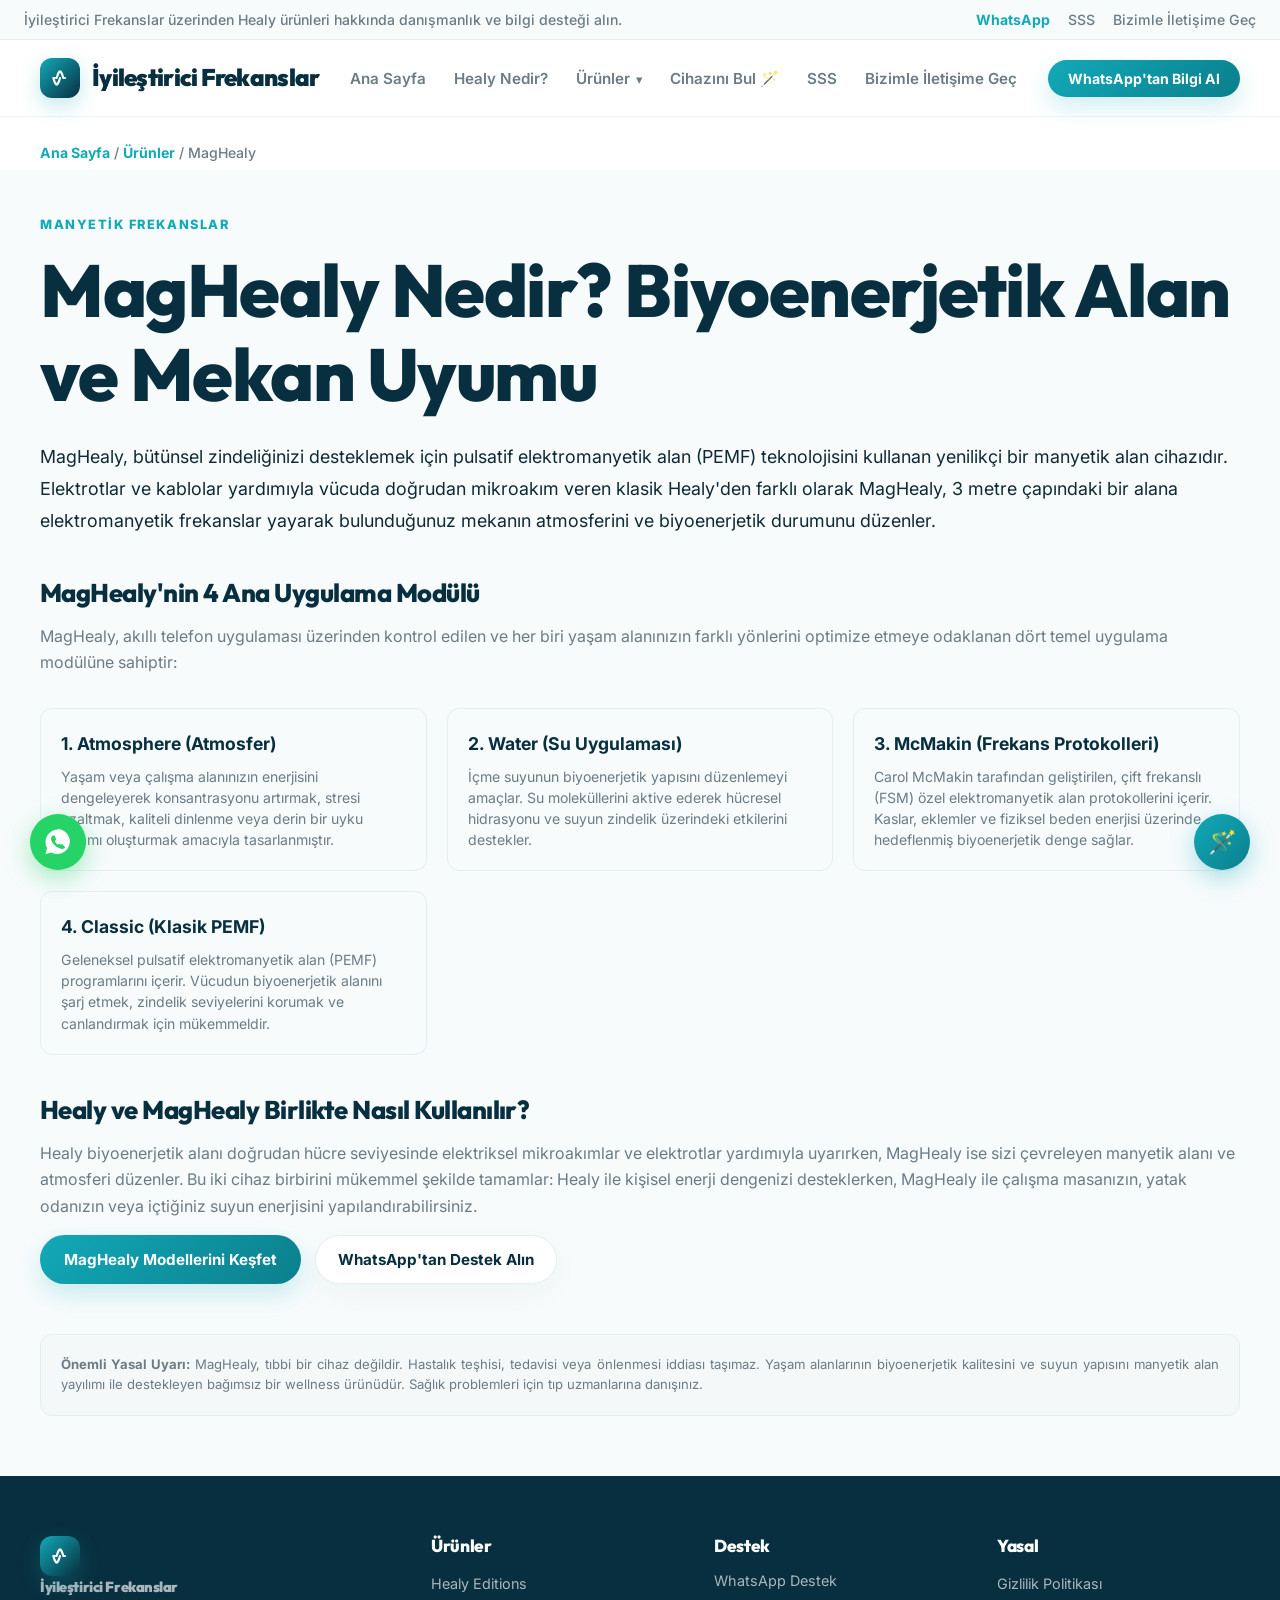
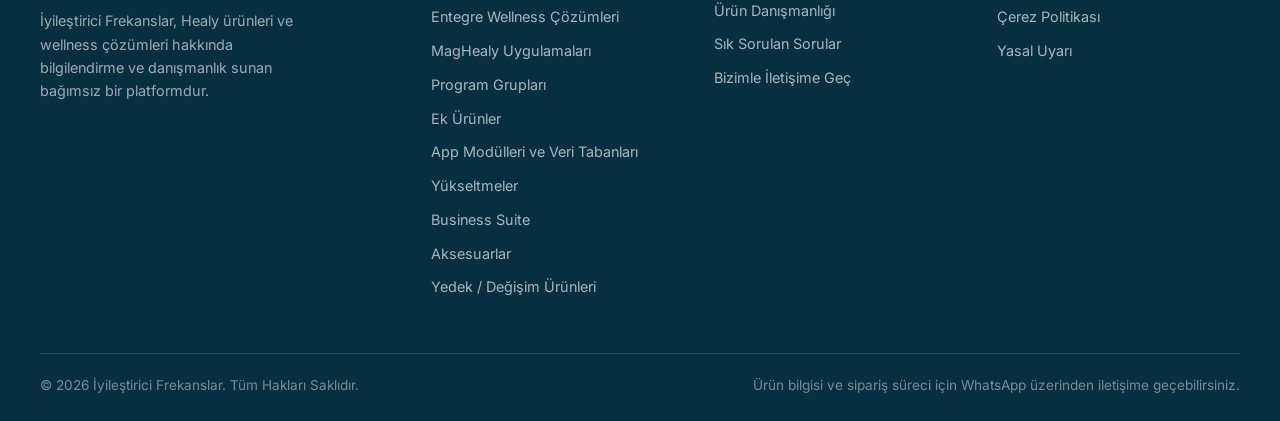
<file: maghealy.html>
<!DOCTYPE html>
<html lang="tr">
<head>
  <meta charset="UTF-8" />
  <meta name="viewport" content="width=device-width, initial-scale=1.0" />
  <title>MagHealy Cihazı ve Manyetik Alan Uygulamaları | İyileştirici Frekanslar</title>
  <meta name="description" content="MagHealy nedir? Pulsed manyetik alan (PEMF) teknolojisi, atmosfer dengeleme, su aktivasyonu ve McMakin protokolleri hakkında yasal uyumlu Türkçe bilgilendirme." />
  <meta name="robots" content="index, follow" />
  <link rel="canonical" href="https://iyilestiricifrekanslar.com/maghealy" />
  
  <!-- Open Graph -->
  <meta property="og:type" content="website" />
  <meta property="og:url" content="https://iyilestiricifrekanslar.com/maghealy" />
  <meta property="og:title" content="MagHealy Cihazı ve Manyetik Alan Uygulamaları | İyileştirici Frekanslar" />
  <meta property="og:description" content="MagHealy PEMF manyetik alan teknolojisi, space harmony ve su uygulamaları hakkında bilgi edinin." />
  <meta property="og:image" content="https://iyilestiricifrekanslar.com/images/maghealy-discover.jpg" />

  <!-- Twitter -->
  <meta property="twitter:card" content="summary_large_image" />
  <meta property="twitter:title" content="MagHealy Cihazı ve Manyetik Alan Uygulamaları | İyileştirici Frekanslar" />
  <meta property="twitter:description" content="MagHealy PEMF manyetik alan teknolojisi, space harmony ve su uygulamaları hakkında bilgi edinin." />
  <meta property="twitter:image" content="https://iyilestiricifrekanslar.com/images/maghealy-discover.jpg" />

  <link rel="stylesheet" href="css/style.css" />

  <!-- JSON-LD Breadcrumb & Product Schema -->
  <script type="application/ld+json">
  {
    "@context": "https://schema.org",
    "@type": "BreadcrumbList",
    "itemListElement": [{
      "@type": "ListItem",
      "position": 1,
      "name": "Ana Sayfa",
      "item": "https://iyilestiricifrekanslar.com/"
    },{
      "@type": "ListItem",
      "position": 2,
      "name": "MagHealy",
      "item": "https://iyilestiricifrekanslar.com/maghealy"
    }]
  }
  </script>
  <script type="application/ld+json">
  {
    "@context": "https://schema.org",
    "@type": "Product",
    "name": "MagHealy Manyetik Alan Cihazı",
    "image": "https://iyilestiricifrekanslar.com/images/maghealy-discover.jpg",
    "description": "Pulsatif Elektromanyetik Alan (PEMF) teknolojisi sunan, yaşam alanlarını ve suyu biyoenerjetik olarak dengeleyen MagHealy cihazı.",
    "brand": {
      "@type": "Brand",
      "name": "Healy"
    }
  }
  </script>
</head>
<body data-page="maghealy">

  <!-- 1. ÜST PROMO BAR -->
  <div class="topbar">
    <p>İyileştirici Frekanslar üzerinden Healy ürünleri hakkında danışmanlık ve bilgi desteği alın.</p>
    <div class="topbar-links">
      <button class="link-button" data-whatsapp-general aria-label="WhatsApp Destek">WhatsApp</button>
      <a href="sss.html">SSS</a>
      <a href="iletisim.html">Bizimle İletişime Geç</a>
    </div>
  </div>

  <!-- 2. HEADER / NAVBAR -->
  <header class="site-header" id="siteHeader">
    <nav class="navbar container">
      <a class="logo" href="index.html" aria-label="İyileştirici Frekanslar ana sayfa">
        <div class="logo-mark" aria-hidden="true">
          <svg class="logo-mark-svg" viewBox="0 0 24 24">
            <path d="M4 12h2M8 12c1-4 3-8 4-8s3 4 4 8m-4 0c-1 4-3 8-4 8s-3-4-4-8m12 0h2" />
          </svg>
        </div>
        <span>İyileştirici Frekanslar</span>
      </a>

      <button class="menu-toggle" id="menuToggle" aria-label="Menüyü aç veya kapat" aria-expanded="false">
        <span></span>
        <span></span>
        <span></span>
      </button>

      <div class="nav-links" id="navLinks">
        <a href="index.html">Ana Sayfa</a>
        <a href="healy-nedir.html">Healy Nedir?</a>
        <div class="dropdown">
          <a href="healy-urunleri.html" class="active">Ürünler <span style="font-size: 0.8rem; margin-left: 2px;">▾</span></a>
          <div class="dropdown-menu">
            <a href="pages/category-overview.html?category=editions">Healy Editions</a>
            <a href="pages/category-overview.html?category=integrated-wellness">Entegre Wellness Çözümleri</a>
            <a href="pages/category-overview.html?category=maghealy-applications">MagHealy Uygulamaları</a>
            <a href="pages/category-overview.html?category=program-groups">Program Grupları</a>
            <a href="pages/category-overview.html?category=add-ons">Ek Ürünler</a>
            <a href="pages/category-overview.html?category=app-modules">App Modülleri ve Veri Tabanları</a>
            <a href="pages/category-overview.html?category=upgrades">Yükseltmeler</a>
            <a href="pages/category-overview.html?category=business-suite">Business Suite</a>
            <a href="pages/category-overview.html?category=accessories">Aksesuarlar</a>
            <a href="pages/category-overview.html?category=replacements">Yedek / Değişim Ürünleri</a>
          </div>
        </div>
        <a href="#" id="quizNavBtn">Cihazını Bul 🪄</a>
        <a href="sss.html">SSS</a>
        <a href="iletisim.html">Bizimle İletişime Geç</a>
      </div>

      <button class="primary-btn header-cta" data-whatsapp-general>WhatsApp'tan Bilgi Al</button>
    </nav>
  </header>

  <!-- BREADCRUMBS -->
  <div class="breadcrumb container">
    <a href="index.html">Ana Sayfa</a> / <a href="healy-urunleri.html">Ürünler</a> / <span>MagHealy</span>
  </div>

  <!-- MAIN CONTENT -->
  <main class="simple-page">
    <section class="container reveal">
      <span class="eyebrow">Manyetik Frekanslar</span>
      <h1 style="margin-bottom: 24px;">MagHealy Nedir? Biyoenerjetik Alan ve Mekan Uyumu</h1>
      
      <p style="font-size: 1.12rem; color: var(--text); margin-bottom: 20px; line-height: 1.8;">
        MagHealy, bütünsel zindeliğinizi desteklemek için pulsatif elektromanyetik alan (PEMF) teknolojisini kullanan yenilikçi bir manyetik alan cihazıdır. Elektrotlar ve kablolar yardımıyla vücuda doğrudan mikroakım veren klasik Healy'den farklı olarak MagHealy, 3 metre çapındaki bir alana elektromanyetik frekanslar yayarak bulunduğunuz mekanın atmosferini ve biyoenerjetik durumunu düzenler.
      </p>

      <div style="margin: 40px 0;">
        <h2 style="font-family: 'Outfit', sans-serif; font-size: 1.6rem; color: var(--primary); margin-bottom: 16px;">MagHealy'nin 4 Ana Uygulama Modülü</h2>
        <p style="margin-bottom: 20px;">
          MagHealy, akıllı telefon uygulaması üzerinden kontrol edilen ve her biri yaşam alanınızın farklı yönlerini optimize etmeye odaklanan dört temel uygulama modülüne sahiptir:
        </p>

        <div class="category-grid" style="gap: 20px;">
          <div style="padding: 20px; border: 1px solid var(--border); border-radius: 12px; text-align: left; background: var(--surface);">
            <strong style="color: var(--primary); font-size: 1.1rem; display: block; margin-bottom: 8px;">1. Atmosphere (Atmosfer)</strong>
            <p style="font-size: 0.88rem; color: var(--muted); line-height: 1.5;">Yaşam veya çalışma alanınızın enerjisini dengeleyerek konsantrasyonu artırmak, stresi azaltmak, kaliteli dinlenme veya derin bir uyku ortamı oluşturmak amacıyla tasarlanmıştır.</p>
          </div>
          <div style="padding: 20px; border: 1px solid var(--border); border-radius: 12px; text-align: left; background: var(--surface);">
            <strong style="color: var(--primary); font-size: 1.1rem; display: block; margin-bottom: 8px;">2. Water (Su Uygulaması)</strong>
            <p style="font-size: 0.88rem; color: var(--muted); line-height: 1.5;">İçme suyunun biyoenerjetik yapısını düzenlemeyi amaçlar. Su moleküllerini aktive ederek hücresel hidrasyonu ve suyun zindelik üzerindeki etkilerini destekler.</p>
          </div>
          <div style="padding: 20px; border: 1px solid var(--border); border-radius: 12px; text-align: left; background: var(--surface);">
            <strong style="color: var(--primary); font-size: 1.1rem; display: block; margin-bottom: 8px;">3. McMakin (Frekans Protokolleri)</strong>
            <p style="font-size: 0.88rem; color: var(--muted); line-height: 1.5;">Carol McMakin tarafından geliştirilen, çift frekanslı (FSM) özel elektromanyetik alan protokollerini içerir. Kaslar, eklemler ve fiziksel beden enerjisi üzerinde hedeflenmiş biyoenerjetik denge sağlar.</p>
          </div>
          <div style="padding: 20px; border: 1px solid var(--border); border-radius: 12px; text-align: left; background: var(--surface);">
            <strong style="color: var(--primary); font-size: 1.1rem; display: block; margin-bottom: 8px;">4. Classic (Klasik PEMF)</strong>
            <p style="font-size: 0.88rem; color: var(--muted); line-height: 1.5;">Geleneksel pulsatif elektromanyetik alan (PEMF) programlarını içerir. Vücudun biyoenerjetik alanını şarj etmek, zindelik seviyelerini korumak ve canlandırmak için mükemmeldir.</p>
          </div>
        </div>
      </div>

      <div style="margin: 40px 0;">
        <h2 style="font-family: 'Outfit', sans-serif; font-size: 1.6rem; color: var(--primary); margin-bottom: 16px;">Healy ve MagHealy Birlikte Nasıl Kullanılır?</h2>
        <p style="margin-bottom: 16px;">
          Healy biyoenerjetik alanı doğrudan hücre seviyesinde elektriksel mikroakımlar ve elektrotlar yardımıyla uyarırken, MagHealy ise sizi çevreleyen manyetik alanı ve atmosferi düzenler. Bu iki cihaz birbirini mükemmel şekilde tamamlar: Healy ile kişisel enerji dengenizi desteklerken, MagHealy ile çalışma masanızın, yatak odanızın veya içtiğiniz suyun enerjisini yapılandırabilirsiniz.
        </p>
        <div style="display: flex; gap: 14px; flex-wrap: wrap;">
          <a class="primary-btn" href="pages/category-overview.html?category=maghealy-applications">MagHealy Modellerini Keşfet</a>
          <button class="secondary-btn" data-whatsapp-general>WhatsApp'tan Destek Alın</button>
        </div>
      </div>

      <div class="legal-disclaimer" style="margin-top: 50px; padding: 20px; border: 1px solid var(--border); border-radius: 12px; background: rgba(0,0,0,0.01); font-size: 0.82rem; color: var(--muted); text-align: justify; line-height: 1.5;">
        <strong>Önemli Yasal Uyarı:</strong> MagHealy, tıbbi bir cihaz değildir. Hastalık teşhisi, tedavisi veya önlenmesi iddiası taşımaz. Yaşam alanlarının biyoenerjetik kalitesini ve suyun yapısını manyetik alan yayılımı ile destekleyen bağımsız bir wellness ürünüdür. Sağlık problemleri için tıp uzmanlarına danışınız.
      </div>
    </section>
  </main>

  <!-- 9. FOOTER -->
  <footer class="site-footer">
    <div class="container footer-grid">
      <div>
        <a class="logo footer-logo" href="index.html">
          <div class="logo-mark" aria-hidden="true">
            <svg class="logo-mark-svg" viewBox="0 0 24 24">
              <path d="M4 12h2M8 12c1-4 3-8 4-8s3 4 4 8m-4 0c-1 4-3 8-4 8s-3-4-4-8m12 0h2" />
            </svg>
          </div>
          <span>İyileştirici Frekanslar</span>
        </a>
        <p>İyileştirici Frekanslar, Healy ürünleri ve wellness çözümleri hakkında bilgilendirme ve danışmanlık sunan bağımsız bir platformdur.</p>
      </div>
      <div>
        <h3>Ürünler</h3>
        <a href="pages/category-overview.html?category=editions">Healy Editions</a>
        <a href="pages/category-overview.html?category=integrated-wellness">Entegre Wellness Çözümleri</a>
        <a href="pages/category-overview.html?category=maghealy-applications">MagHealy Uygulamaları</a>
        <a href="pages/category-overview.html?category=program-groups">Program Grupları</a>
        <a href="pages/category-overview.html?category=add-ons">Ek Ürünler</a>
        <a href="pages/category-overview.html?category=app-modules">App Modülleri ve Veri Tabanları</a>
        <a href="pages/category-overview.html?category=upgrades">Yükseltmeler</a>
        <a href="pages/category-overview.html?category=business-suite">Business Suite</a>
        <a href="pages/category-overview.html?category=accessories">Aksesuarlar</a>
        <a href="pages/category-overview.html?category=replacements">Yedek / Değişim Ürünleri</a>
      </div>
      <div>
        <h3>Destek</h3>
        <button class="footer-link-btn" data-whatsapp-general>WhatsApp Destek</button>
        <a href="healy-nedir.html">Ürün Danışmanlığı</a>
        <a href="sss.html">Sık Sorulan Sorular</a>
        <a href="iletisim.html">Bizimle İletişime Geç</a>
      </div>
      <div>
        <h3>Yasal</h3>
        <a href="gizlilik-politikasi.html">Gizlilik Politikası</a>
        <a href="cerez-politikasi.html">Çerez Politikası</a>
        <a href="yasal-bilgilendirme.html">Yasal Uyarı</a>
      </div>
    </div>
    <div class="container footer-bottom">
      <span>© 2026 İyileştirici Frekanslar. Tüm Hakları Saklıdır.</span>
      <span>Ürün bilgisi ve sipariş süreci için WhatsApp üzerinden iletişime geçebilirsiniz.</span>
    </div>
  </footer>

  <!-- Frekans Asistanı Modal -->
  <div class="quiz-modal" id="quizModal" aria-hidden="true">
    <div class="quiz-modal-overlay" id="quizModalOverlay"></div>
    <div class="quiz-modal-container">
      <button class="quiz-close-btn" id="quizCloseBtn" aria-label="Kapat">&times;</button>
      <div class="quiz-progress-wrapper">
        <div class="quiz-progress-bar" id="quizProgressBar" style="width: 0%;"></div>
      </div>
      <div id="quizContent" class="quiz-content">
        <!-- JS dinamik olarak soruları dolduracak -->
      </div>
    </div>
  </div>

  <!-- Asistan Floating FAB Butonu -->
  <button class="quiz-floating-btn" id="quizFloatingBtn" title="Frekans Asistanı">🪄</button>

  <div class="toast" id="toast" role="status" aria-live="polite"></div>
  <script src="js/script.js"></script>
</body>
</html>
</file>
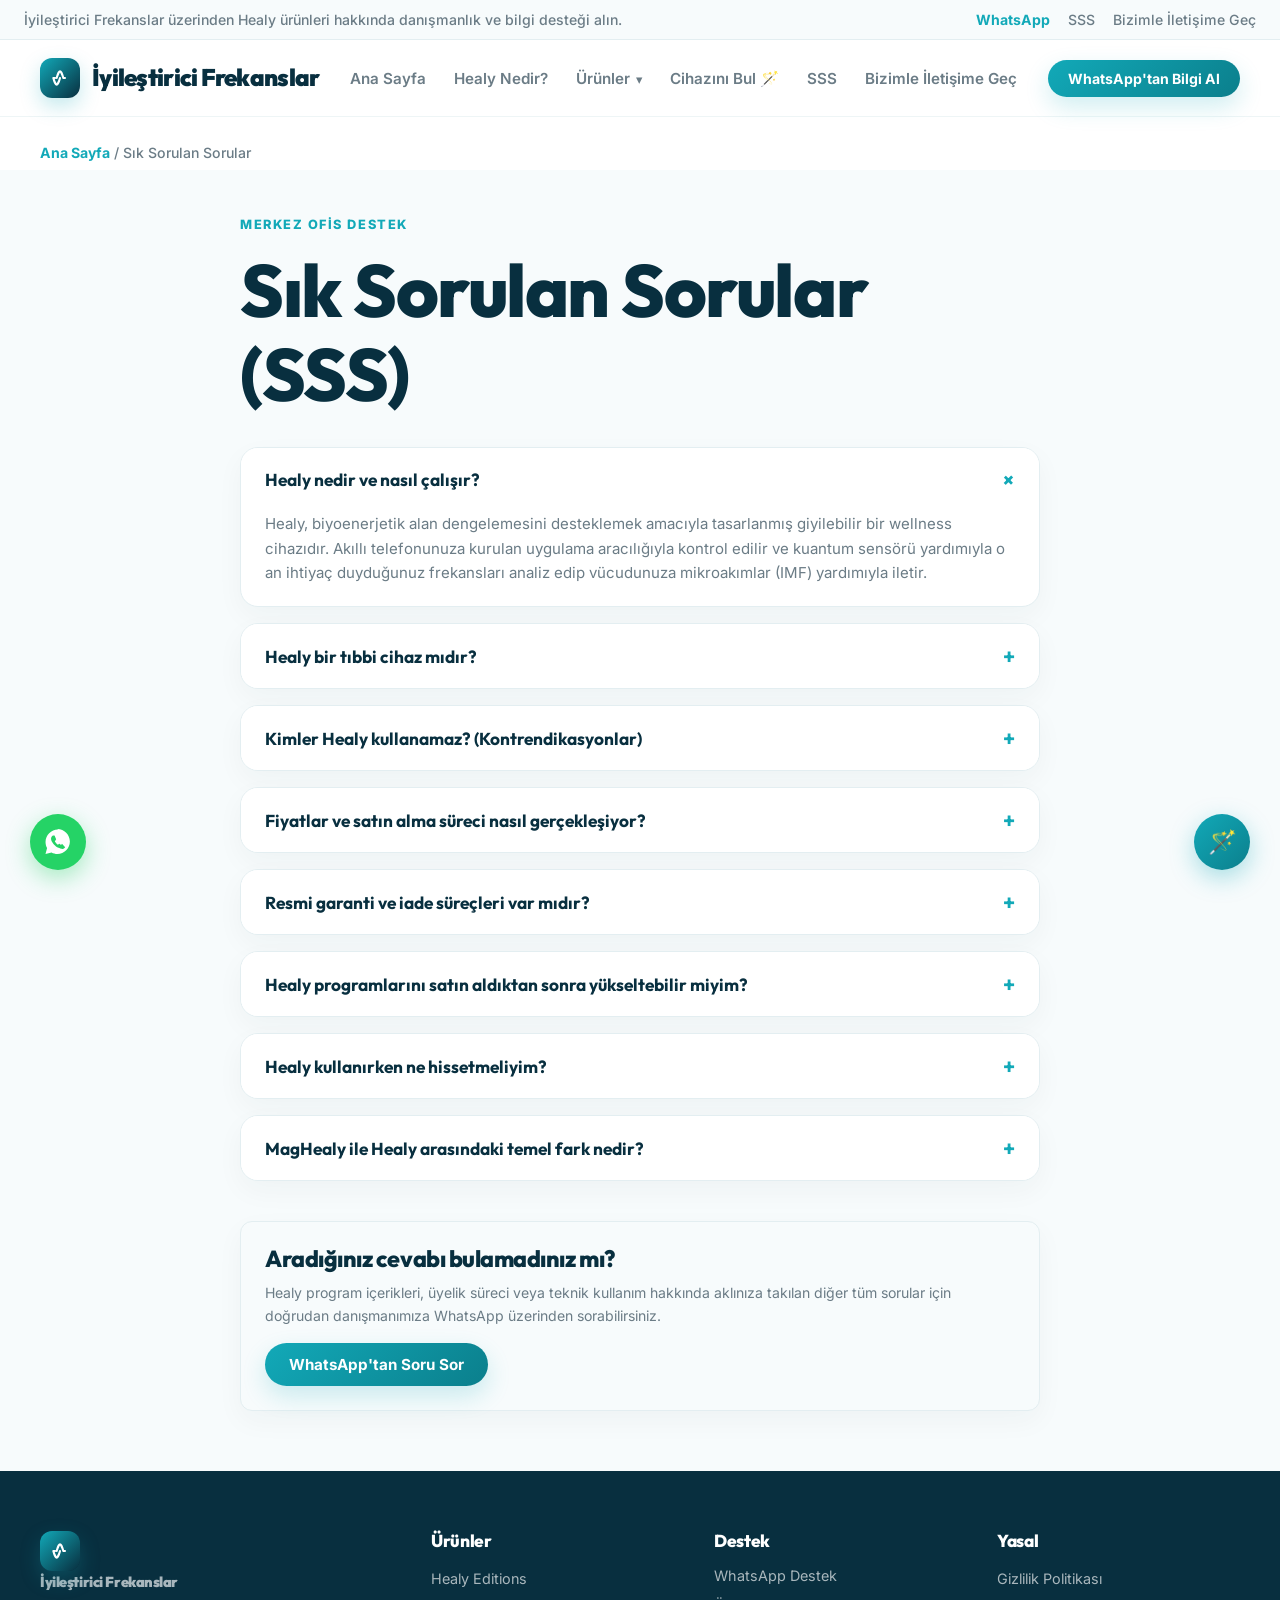
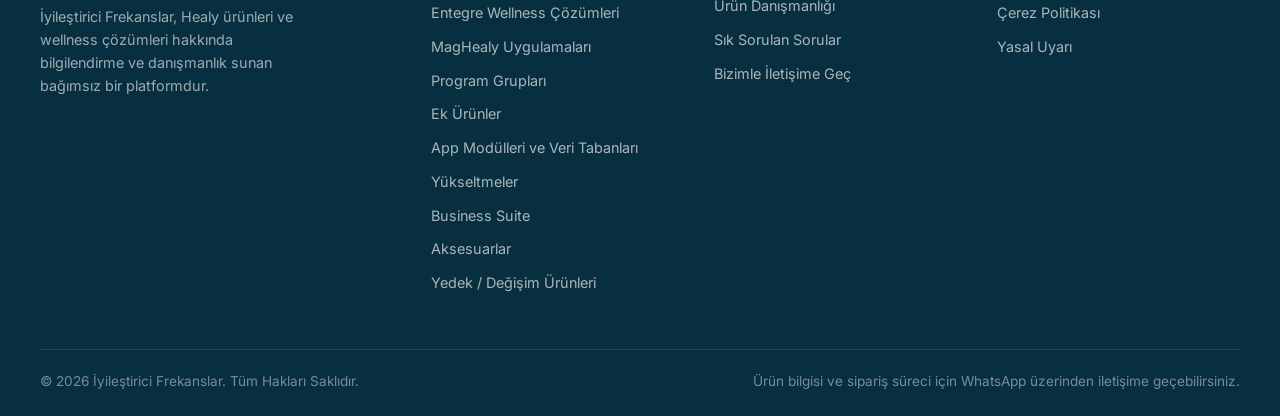
<file: sss.html>
<!DOCTYPE html>
<html lang="tr">
<head>
  <meta charset="UTF-8" />
  <meta name="viewport" content="width=device-width, initial-scale=1.0" />
  <title>Sık Sorulan Sorular (SSS) | İyileştirici Frekanslar</title>
  <meta name="description" content="Healy frekans cihazı kullanımı, güvenlik uyarıları, kontrendikasyonlar ve sipariş süreçleri hakkında en çok sorulan soruların detaylı ve yasal uyumlu cevapları." />
  <meta name="robots" content="index, follow" />
  <link rel="canonical" href="https://iyilestiricifrekanslar.com/sss" />
  
  <!-- Open Graph -->
  <meta property="og:type" content="website" />
  <meta property="og:url" content="https://iyilestiricifrekanslar.com/sss" />
  <meta property="og:title" content="Sık Sorulan Sorular (SSS) | İyileştirici Frekanslar" />
  <meta property="og:description" content="Healy frekans cihazları kullanımı, sipariş süreçleri ve güvenlik uyarıları hakkında merak edilenler." />
  <meta property="og:image" content="https://iyilestiricifrekanslar.com/images/healy-discover.jpg" />

  <!-- Twitter -->
  <meta property="twitter:card" content="summary_large_image" />
  <meta property="twitter:title" content="Sık Sorulan Sorular (SSS) | İyileştirici Frekanslar" />
  <meta property="twitter:description" content="Healy frekans cihazları kullanımı, sipariş süreçleri ve güvenlik uyarıları hakkında merak edilenler." />
  <meta property="twitter:image" content="https://iyilestiricifrekanslar.com/images/healy-discover.jpg" />

  <link rel="stylesheet" href="css/style.css" />

  <!-- JSON-LD Breadcrumb & FAQPage Schema -->
  <script type="application/ld+json">
  {
    "@context": "https://schema.org",
    "@type": "BreadcrumbList",
    "itemListElement": [{
      "@type": "ListItem",
      "position": 1,
      "name": "Ana Sayfa",
      "item": "https://iyilestiricifrekanslar.com/"
    },{
      "@type": "ListItem",
      "position": 2,
      "name": "Sık Sorulan Sorular",
      "item": "https://iyilestiricifrekanslar.com/sss"
    }]
  }
  </script>
  <script type="application/ld+json">
  {
    "@context": "https://schema.org",
    "@type": "FAQPage",
    "mainEntity": [{
      "@type": "Question",
      "name": "Healy nedir ve nasıl çalışır?",
      "acceptedAnswer": {
        "@type": "Answer",
        "text": "Healy, biyoenerjetik alan dengelemesini desteklemek amacıyla tasarlanmış giyilebilir bir wellness cihazıdır. Akıllı telefonunuza kurulan uygulama aracılığıyla kontrol edilir ve kuantum sensörü yardımıyla o an ihtiyaç duyduğunuz frekansları analiz edip vücudunuza mikroakımlar yardımıyla iletir."
      }
    },{
      "@type": "Question",
      "name": "Healy bir tıbbi cihaz mıdır?",
      "acceptedAnswer": {
        "@type": "Answer",
        "text": "Healy, klasik tıp anlamında hastalıkları teşhis veya tedavi eden tıbbi bir cihaz değildir. Vücudun biyoenerjetik alanını dengelemek, hücre membran potansiyelini uyumlu hale getirmek ve genel yaşam kalitesini desteklemek amacıyla kullanılan bütünsel bir wellness cihazıdır."
      }
    },{
      "@type": "Question",
      "name": "Kimler Healy kullanamaz? (Kontrendikasyonlar nelerdir?)",
      "acceptedAnswer": {
        "@type": "Answer",
        "text": "Vücudunda kalp pili (pacemaker), defibrilatör gibi aktif implant bulunanlar, hamileler, epilepsi teşhisi konulmuş kişiler ve elektrotların yerleştirileceği bölgede açık yara/kanama bulunan kişilerin Healy (mikroakım programlarını) kullanması önerilmez. Bu durumlarda PEMF teknolojisi sunan kablosuz MagHealy cihazı veya Healy Coil modülü alternatif olarak değerlendirilebilir."
      }
    },{
      "@type": "Question",
      "name": "Fiyatlar ve satın alma süreci nasıl gerçekleşiyor?",
      "acceptedAnswer": {
        "@type": "Answer",
        "text": "İyileştirici Frekanslar, bağımsız bir danışmanlık platformudur ve doğrudan ödeme veya sepet altyapısı barındırmaz. Satın alma işlemleri resmi Healy World satış kanalları üzerinden, danışmanımızın size sunacağı kişisel kayıt ve sepet linkleri aracılığıyla güvenle gerçekleştirilir. Dönemsel indirimler ve güncel kampanyalar hakkında WhatsApp hattımızdan bilgi alabilirsiniz."
      }
    },{
      "@type": "Question",
      "name": "Resmi garanti ve iade süreçleri var mıdır?",
      "acceptedAnswer": {
        "@type": "Answer",
        "text": "Evet, satın aldığınız tüm orijinal Healy ve MagHealy cihazları, Healy World resmi distribütör garantisi kapsamında 2 yıl boyunca koruma altındadır. Ayrıca resmi alım tarihinden itibaren 14 günlük cayma ve koşulsuz iade hakkınız bulunmaktadır."
      }
    },{
      "@type": "Question",
      "name": "Healy programlarını satın aldıktan sonra yükseltebilir miyim?",
      "acceptedAnswer": {
        "@type": "Answer",
        "text": "Evet. Healy donanım olarak tüm modellerde aynıdır. Örneğin başlangıçta Healy Discover satın aldıysanız, daha sonra aradaki farkı ödeyerek cihazınızı yazılımsal olarak Healy Evolve, Pro veya Obsidian modellerine dilediğiniz zaman yükseltebilirsiniz."
      }
    }]
  }
  </script>
</head>
<body data-page="sss">

  <!-- 1. ÜST PROMO BAR -->
  <div class="topbar">
    <p>İyileştirici Frekanslar üzerinden Healy ürünleri hakkında danışmanlık ve bilgi desteği alın.</p>
    <div class="topbar-links">
      <button class="link-button" data-whatsapp-general aria-label="WhatsApp Destek">WhatsApp</button>
      <a href="sss.html" class="active">SSS</a>
      <a href="iletisim.html">Bizimle İletişime Geç</a>
    </div>
  </div>

  <!-- 2. HEADER / NAVBAR -->
  <header class="site-header" id="siteHeader">
    <nav class="navbar container">
      <a class="logo" href="index.html" aria-label="İyileştirici Frekanslar ana sayfa">
        <div class="logo-mark" aria-hidden="true">
          <svg class="logo-mark-svg" viewBox="0 0 24 24">
            <path d="M4 12h2M8 12c1-4 3-8 4-8s3 4 4 8m-4 0c-1 4-3 8-4 8s-3-4-4-8m12 0h2" />
          </svg>
        </div>
        <span>İyileştirici Frekanslar</span>
      </a>

      <button class="menu-toggle" id="menuToggle" aria-label="Menüyü aç veya kapat" aria-expanded="false">
        <span></span>
        <span></span>
        <span></span>
      </button>

      <div class="nav-links" id="navLinks">
        <a href="index.html">Ana Sayfa</a>
        <a href="healy-nedir.html">Healy Nedir?</a>
        <div class="dropdown">
          <a href="healy-urunleri.html">Ürünler <span style="font-size: 0.8rem; margin-left: 2px;">▾</span></a>
          <div class="dropdown-menu">
            <a href="pages/category-overview.html?category=editions">Healy Editions</a>
            <a href="pages/category-overview.html?category=integrated-wellness">Entegre Wellness Çözümleri</a>
            <a href="pages/category-overview.html?category=maghealy-applications">MagHealy Uygulamaları</a>
            <a href="pages/category-overview.html?category=program-groups">Program Grupları</a>
            <a href="pages/category-overview.html?category=add-ons">Ek Ürünler</a>
            <a href="pages/category-overview.html?category=app-modules">App Modülleri ve Veri Tabanları</a>
            <a href="pages/category-overview.html?category=upgrades">Yükseltmeler</a>
            <a href="pages/category-overview.html?category=business-suite">Business Suite</a>
            <a href="pages/category-overview.html?category=accessories">Aksesuarlar</a>
            <a href="pages/category-overview.html?category=replacements">Yedek / Değişim Ürünleri</a>
          </div>
        </div>
        <a href="#" id="quizNavBtn">Cihazını Bul 🪄</a>
        <a href="sss.html" class="active">SSS</a>
        <a href="iletisim.html">Bizimle İletişime Geç</a>
      </div>

      <button class="primary-btn header-cta" data-whatsapp-general>WhatsApp'tan Bilgi Al</button>
    </nav>
  </header>

  <!-- BREADCRUMBS -->
  <div class="breadcrumb container">
    <a href="index.html">Ana Sayfa</a> / <span>Sık Sorulan Sorular</span>
  </div>

  <!-- MAIN CONTENT -->
  <main class="simple-page">
    <section class="container reveal" style="max-width: 800px;">
      <span class="eyebrow">Merkez Ofis Destek</span>
      <h1 style="margin-bottom: 30px;">Sık Sorulan Sorular (SSS)</h1>

      <!-- FAQ Accordion -->
      <div class="faq-accordion" style="margin-bottom: 40px; display: flex; flex-direction: column; gap: 16px;">
        <div class="faq-item open">
          <button class="faq-question">Healy nedir ve nasıl çalışır?</button>
          <div class="faq-answer">
            <p>Healy, biyoenerjetik alan dengelemesini desteklemek amacıyla tasarlanmış giyilebilir bir wellness cihazıdır. Akıllı telefonunuza kurulan uygulama aracılığıyla kontrol edilir ve kuantum sensörü yardımıyla o an ihtiyaç duyduğunuz frekansları analiz edip vücudunuza mikroakımlar (IMF) yardımıyla iletir.</p>
          </div>
        </div>

        <div class="faq-item">
          <button class="faq-question">Healy bir tıbbi cihaz mıdır?</button>
          <div class="faq-answer">
            <p>Healy, klasik tıp anlamında hastalıkları teşhis veya tedavi eden tıbbi bir cihaz değildir. Vücudun biyoenerjetik alanını dengelemek, hücre membran potansiyelini uyumlu hale getirmek ve genel yaşam kalitesini desteklemek amacıyla kullanılan bütünsel bir wellness cihazıdır.</p>
          </div>
        </div>

        <div class="faq-item">
          <button class="faq-question">Kimler Healy kullanamaz? (Kontrendikasyonlar)</button>
          <div class="faq-answer">
            <p>Vücudunda kalp pili (pacemaker), defibrilatör gibi aktif implant bulunanlar, hamileler, epilepsi teşhisi konulmuş kişiler ve elektrotların yerleştirileceği bölgede açık yara/kanama bulunan kişilerin Healy (mikroakım programlarını) kullanması önerilmez. Bu durumlarda PEMF teknolojisi sunan kablosuz MagHealy cihazı veya Healy Coil modülü alternatif olarak değerlendirilebilir.</p>
          </div>
        </div>

        <div class="faq-item">
          <button class="faq-question">Fiyatlar ve satın alma süreci nasıl gerçekleşiyor?</button>
          <div class="faq-answer">
            <p>İyileştirici Frekanslar, bağımsız bir danışmanlık platformudur ve doğrudan ödeme veya sepet altyapısı barındırmaz. Satın alma işlemleri resmi Healy World satış kanalları üzerinden, danışmanımızın size sunacağı kişisel kayıt ve sepet linkleri aracılığıyla güvenle gerçekleştirilir. Dönemsel indirimler ve güncel kampanyalar hakkında WhatsApp hattımızdan bilgi alabilirsiniz.</p>
          </div>
        </div>

        <div class="faq-item">
          <button class="faq-question">Resmi garanti ve iade süreçleri var mıdır?</button>
          <div class="faq-answer">
            <p>Evet, satın aldığınız tüm orijinal Healy ve MagHealy cihazları, Healy World resmi distribütör garantisi kapsamında 2 yıl boyunca koruma altındadır. Ayrıca resmi alım tarihinden itibaren 14 günlük cayma ve koşulsuz iade hakkınız bulunmaktadır.</p>
          </div>
        </div>

        <div class="faq-item">
          <button class="faq-question">Healy programlarını satın aldıktan sonra yükseltebilir miyim?</button>
          <div class="faq-answer">
            <p>Evet. Healy donanım olarak tüm modellerde aynıdır. Örneğin başlangıçta Healy Discover satın aldıysanız, daha sonra aradaki farkı ödeyerek cihazınızı yazılımsal olarak Healy Evolve, Pro veya Obsidian modellerine dilediğiniz zaman yükseltebilirsiniz.</p>
          </div>
        </div>

        <div class="faq-item">
          <button class="faq-question">Healy kullanırken ne hissetmeliyim?</button>
          <div class="faq-answer">
            <p>Mikroakım programları sırasında bileklik veya elektrot bölgelerinde hafif bir karıncalanma hissedebilirsiniz, bu tamamen normaldir. Şiddetini cihaz üzerinden ayarlayabilirsiniz. Ağrı veya rahatsızlık hissetmemelisiniz. Ayrıca frekansların etkisini desteklemek için seans öncesinde ve sonrasında bol su tüketmeniz önerilir.</p>
          </div>
        </div>

        <div class="faq-item">
          <button class="faq-question">MagHealy ile Healy arasındaki temel fark nedir?</button>
          <div class="faq-answer">
            <p>Healy, kablolar ve elektrotlar yardımıyla vücudunuza fiziksel mikroakımlar verir. MagHealy ise tamamen kablosuzdur ve pulsatif elektromanyetik alan (PEMF) teknolojisini kullanarak 3 metre çapındaki çevre alanın (atmosferin) ve içme suyunun enerjisini düzenlemeye odaklanır.</p>
          </div>
        </div>
      </div>

      <div class="info-card" style="text-align: left; padding: 24px; background: var(--surface); border-radius: 12px; border: 1px solid var(--border);">
        <h3 style="font-family: 'Outfit', sans-serif; color: var(--primary); margin-bottom: 8px;">Aradığınız cevabı bulamadınız mı?</h3>
        <p style="font-size: 0.88rem; color: var(--muted); margin-bottom: 16px;">Healy program içerikleri, üyelik süreci veya teknik kullanım hakkında aklınıza takılan diğer tüm sorular için doğrudan danışmanımıza WhatsApp üzerinden sorabilirsiniz.</p>
        <button class="primary-btn" data-whatsapp-general>WhatsApp'tan Soru Sor</button>
      </div>
    </section>
  </main>

  <!-- 9. FOOTER -->
  <footer class="site-footer">
    <div class="container footer-grid">
      <div>
        <a class="logo footer-logo" href="index.html">
          <div class="logo-mark" aria-hidden="true">
            <svg class="logo-mark-svg" viewBox="0 0 24 24">
              <path d="M4 12h2M8 12c1-4 3-8 4-8s3 4 4 8m-4 0c-1 4-3 8-4 8s-3-4-4-8m12 0h2" />
            </svg>
          </div>
          <span>İyileştirici Frekanslar</span>
        </a>
        <p>İyileştirici Frekanslar, Healy ürünleri ve wellness çözümleri hakkında bilgilendirme ve danışmanlık sunan bağımsız bir platformdur.</p>
      </div>
      <div>
        <h3>Ürünler</h3>
        <a href="pages/category-overview.html?category=editions">Healy Editions</a>
        <a href="pages/category-overview.html?category=integrated-wellness">Entegre Wellness Çözümleri</a>
        <a href="pages/category-overview.html?category=maghealy-applications">MagHealy Uygulamaları</a>
        <a href="pages/category-overview.html?category=program-groups">Program Grupları</a>
        <a href="pages/category-overview.html?category=add-ons">Ek Ürünler</a>
        <a href="pages/category-overview.html?category=app-modules">App Modülleri ve Veri Tabanları</a>
        <a href="pages/category-overview.html?category=upgrades">Yükseltmeler</a>
        <a href="pages/category-overview.html?category=business-suite">Business Suite</a>
        <a href="pages/category-overview.html?category=accessories">Aksesuarlar</a>
        <a href="pages/category-overview.html?category=replacements">Yedek / Değişim Ürünleri</a>
      </div>
      <div>
        <h3>Destek</h3>
        <button class="footer-link-btn" data-whatsapp-general>WhatsApp Destek</button>
        <a href="healy-nedir.html">Ürün Danışmanlığı</a>
        <a href="sss.html">Sık Sorulan Sorular</a>
        <a href="iletisim.html">Bizimle İletişime Geç</a>
      </div>
      <div>
        <h3>Yasal</h3>
        <a href="gizlilik-politikasi.html">Gizlilik Politikası</a>
        <a href="cerez-politikasi.html">Çerez Politikası</a>
        <a href="yasal-bilgilendirme.html">Yasal Uyarı</a>
      </div>
    </div>
    <div class="container footer-bottom">
      <span>© 2026 İyileştirici Frekanslar. Tüm Hakları Saklıdır.</span>
      <span>Ürün bilgisi ve sipariş süreci için WhatsApp üzerinden iletişime geçebilirsiniz.</span>
    </div>
  </footer>

  <!-- Frekans Asistanı Modal -->
  <div class="quiz-modal" id="quizModal" aria-hidden="true">
    <div class="quiz-modal-overlay" id="quizModalOverlay"></div>
    <div class="quiz-modal-container">
      <button class="quiz-close-btn" id="quizCloseBtn" aria-label="Kapat">&times;</button>
      <div class="quiz-progress-wrapper">
        <div class="quiz-progress-bar" id="quizProgressBar" style="width: 0%;"></div>
      </div>
      <div id="quizContent" class="quiz-content">
        <!-- JS dinamik olarak soruları dolduracak -->
      </div>
    </div>
  </div>

  <!-- Asistan Floating FAB Butonu -->
  <button class="quiz-floating-btn" id="quizFloatingBtn" title="Frekans Asistanı">🪄</button>

  <div class="toast" id="toast" role="status" aria-live="polite"></div>
  <script src="js/script.js"></script>
</body>
</html>
</file>
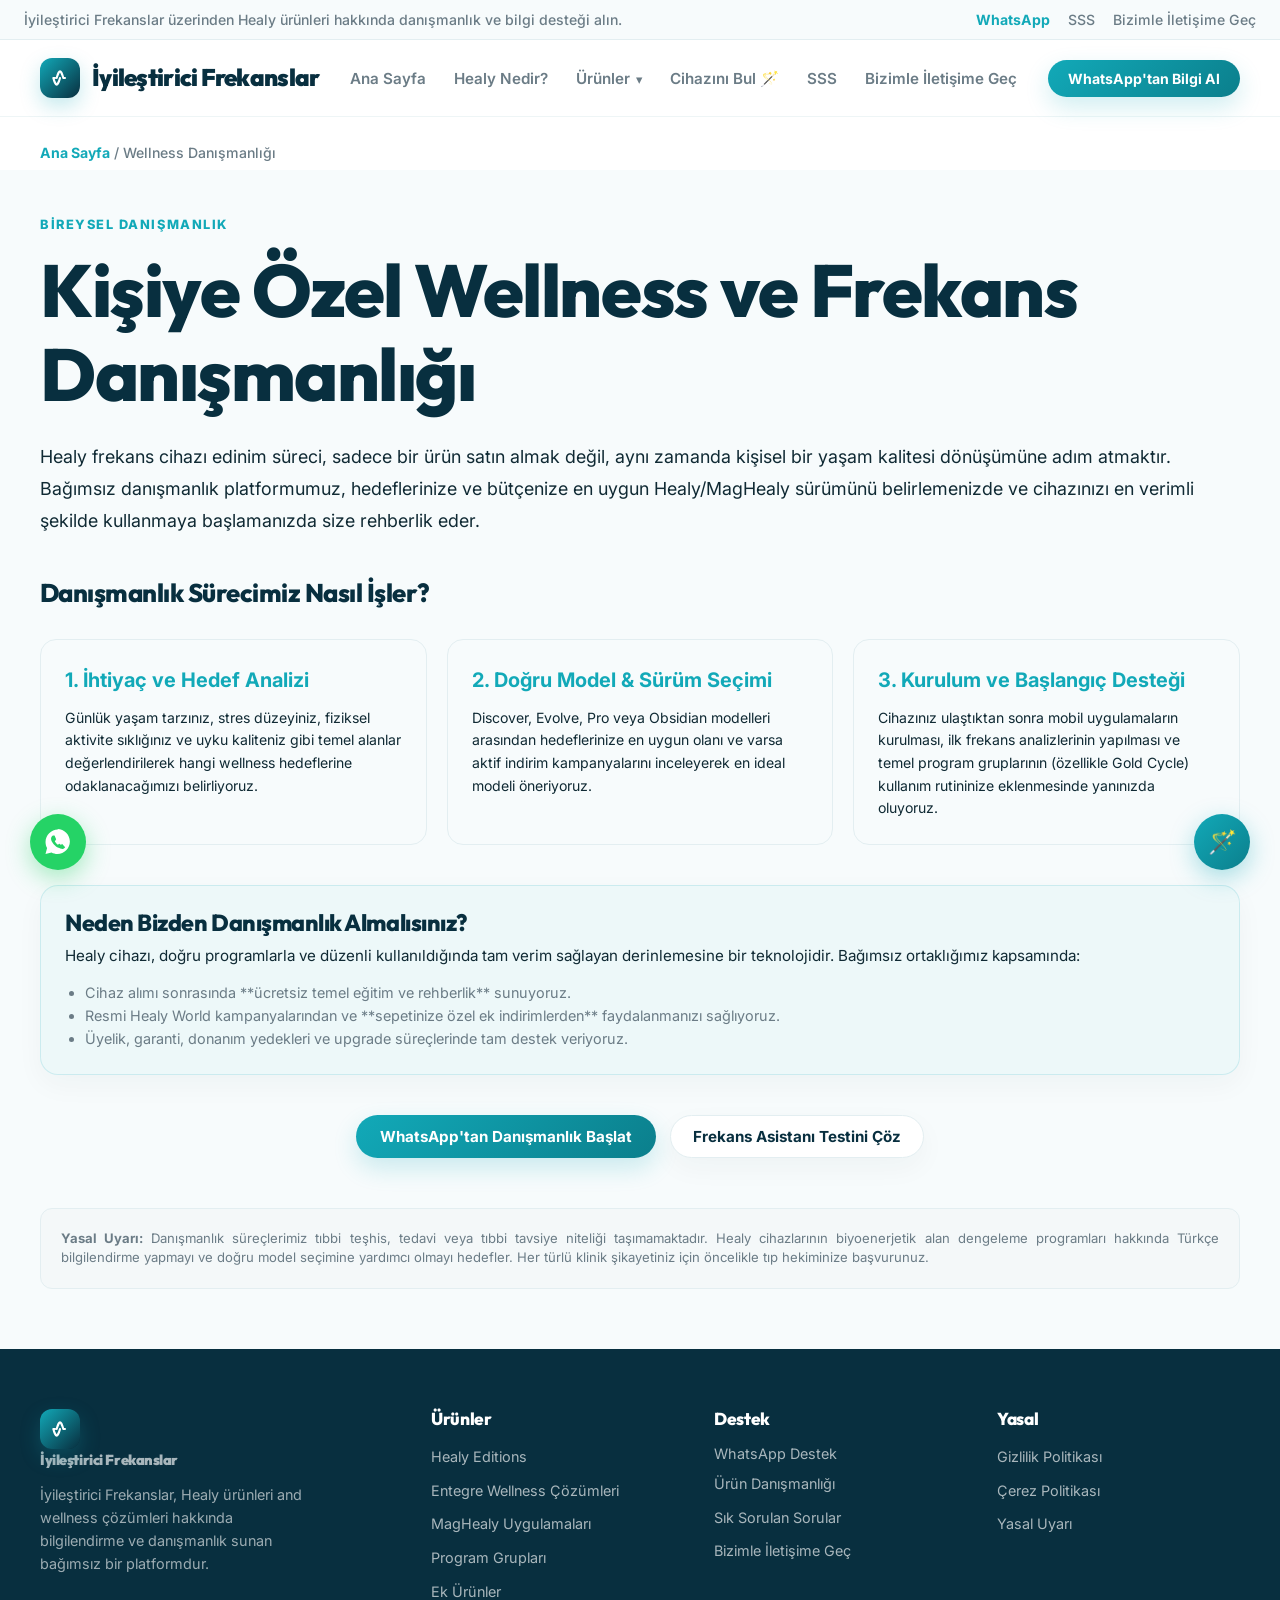
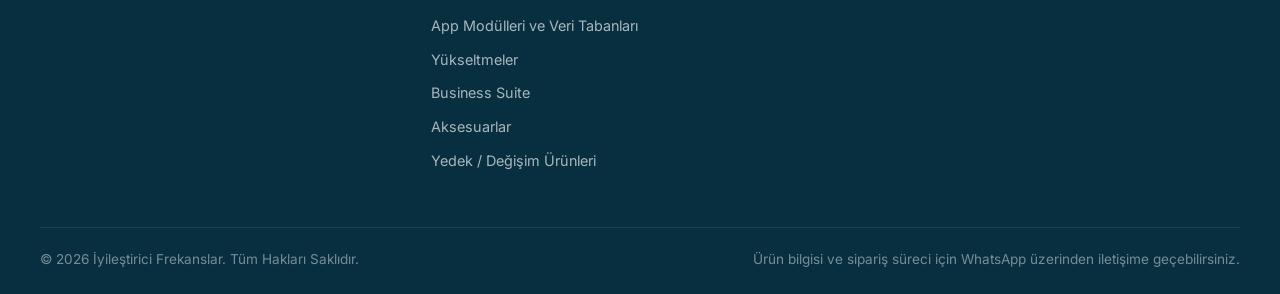
<file: wellness-danismanligi.html>
<!DOCTYPE html>
<html lang="tr">
<head>
  <meta charset="UTF-8" />
  <meta name="viewport" content="width=device-width, initial-scale=1.0" />
  <title>Kişiye Özel Wellness ve Frekans Danışmanlığı | İyileştirici Frekanslar</title>
  <meta name="description" content="Ücretsiz Healy ürün ve wellness danışmanlığı. Yaşam kalitesini artırma hedeflerinize uygun frekans program gruplarının belirlenmesi ve kullanım rehberliği süreçlerimiz." />
  <meta name="robots" content="index, follow" />
  <link rel="canonical" href="https://iyilestiricifrekanslar.com/wellness-danismanligi" />
  
  <!-- Open Graph -->
  <meta property="og:type" content="website" />
  <meta property="og:url" content="https://iyilestiricifrekanslar.com/wellness-danismanligi" />
  <meta property="og:title" content="Kişiye Özel Wellness ve Frekans Danışmanlığı | İyileştirici Frekanslar" />
  <meta property="og:description" content="Healy Editions ve frekans program grupları seçimi için ücretsiz bireysel danışmanlık alın." />
  <meta property="og:image" content="https://iyilestiricifrekanslar.com/images/healy-discover.jpg" />

  <!-- Twitter -->
  <meta property="twitter:card" content="summary_large_image" />
  <meta property="twitter:title" content="Kişiye Özel Wellness ve Frekans Danışmanlığı | İyileştirici Frekanslar" />
  <meta property="twitter:description" content="Healy Editions ve frekans program grupları seçimi için ücretsiz bireysel danışmanlık alın." />
  <meta property="twitter:image" content="https://iyilestiricifrekanslar.com/images/healy-discover.jpg" />

  <link rel="stylesheet" href="css/style.css" />

  <!-- JSON-LD Breadcrumb Schema -->
  <script type="application/ld+json">
  {
    "@context": "https://schema.org",
    "@type": "BreadcrumbList",
    "itemListElement": [{
      "@type": "ListItem",
      "position": 1,
      "name": "Ana Sayfa",
      "item": "https://iyilestiricifrekanslar.com/"
    },{
      "@type": "ListItem",
      "position": 2,
      "name": "Wellness Danışmanlığı",
      "item": "https://iyilestiricifrekanslar.com/wellness-danismanligi"
    }]
  }
  </script>
</head>
<body data-page="wellness-danismanligi">

  <!-- 1. ÜST PROMO BAR -->
  <div class="topbar">
    <p>İyileştirici Frekanslar üzerinden Healy ürünleri hakkında danışmanlık ve bilgi desteği alın.</p>
    <div class="topbar-links">
      <button class="link-button" data-whatsapp-general aria-label="WhatsApp Destek">WhatsApp</button>
      <a href="sss.html">SSS</a>
      <a href="iletisim.html">Bizimle İletişime Geç</a>
    </div>
  </div>

  <!-- 2. HEADER / NAVBAR -->
  <header class="site-header" id="siteHeader">
    <nav class="navbar container">
      <a class="logo" href="index.html" aria-label="İyileştirici Frekanslar ana sayfa">
        <div class="logo-mark" aria-hidden="true">
          <svg class="logo-mark-svg" viewBox="0 0 24 24">
            <path d="M4 12h2M8 12c1-4 3-8 4-8s3 4 4 8m-4 0c-1 4-3 8-4 8s-3-4-4-8m12 0h2" />
          </svg>
        </div>
        <span>İyileştirici Frekanslar</span>
      </a>

      <button class="menu-toggle" id="menuToggle" aria-label="Menüyü aç veya kapat" aria-expanded="false">
        <span></span>
        <span></span>
        <span></span>
      </button>

      <div class="nav-links" id="navLinks">
        <a href="index.html">Ana Sayfa</a>
        <a href="healy-nedir.html">Healy Nedir?</a>
        <div class="dropdown">
          <a href="healy-urunleri.html">Ürünler <span style="font-size: 0.8rem; margin-left: 2px;">▾</span></a>
          <div class="dropdown-menu">
            <a href="pages/category-overview.html?category=editions">Healy Editions</a>
            <a href="pages/category-overview.html?category=integrated-wellness">Entegre Wellness Çözümleri</a>
            <a href="pages/category-overview.html?category=maghealy-applications">MagHealy Uygulamaları</a>
            <a href="pages/category-overview.html?category=program-groups">Program Grupları</a>
            <a href="pages/category-overview.html?category=add-ons">Ek Ürünler</a>
            <a href="pages/category-overview.html?category=app-modules">App Modülleri ve Veri Tabanları</a>
            <a href="pages/category-overview.html?category=upgrades">Yükseltmeler</a>
            <a href="pages/category-overview.html?category=business-suite">Business Suite</a>
            <a href="pages/category-overview.html?category=accessories">Aksesuarlar</a>
            <a href="pages/category-overview.html?category=replacements">Yedek / Değişim Ürünleri</a>
          </div>
        </div>
        <a href="#" id="quizNavBtn">Cihazını Bul 🪄</a>
        <a href="sss.html">SSS</a>
        <a href="iletisim.html" class="active">Bizimle İletişime Geç</a>
      </div>

      <button class="primary-btn header-cta" data-whatsapp-general>WhatsApp'tan Bilgi Al</button>
    </nav>
  </header>

  <!-- BREADCRUMBS -->
  <div class="breadcrumb container">
    <a href="index.html">Ana Sayfa</a> / <span>Wellness Danışmanlığı</span>
  </div>

  <!-- MAIN CONTENT -->
  <main class="simple-page">
    <section class="container reveal">
      <span class="eyebrow">Bireysel Danışmanlık</span>
      <h1 style="margin-bottom: 24px;">Kişiye Özel Wellness ve Frekans Danışmanlığı</h1>
      
      <p style="font-size: 1.12rem; color: var(--text); margin-bottom: 30px; line-height: 1.8;">
        Healy frekans cihazı edinim süreci, sadece bir ürün satın almak değil, aynı zamanda kişisel bir yaşam kalitesi dönüşümüne adım atmaktır. Bağımsız danışmanlık platformumuz, hedeflerinize ve bütçenize en uygun Healy/MagHealy sürümünü belirlemenizde ve cihazınızı en verimli şekilde kullanmaya başlamanızda size rehberlik eder.
      </p>

      <div style="margin: 40px 0;">
        <h2 style="font-family: 'Outfit', sans-serif; font-size: 1.6rem; color: var(--primary); margin-bottom: 24px;">Danışmanlık Sürecimiz Nasıl İşler?</h2>
        
        <div class="category-grid" style="gap: 20px;">
          <div style="padding: 24px; border: 1px solid var(--border); border-radius: 16px; text-align: left; background: var(--surface);">
            <strong style="color: var(--accent); font-size: 1.25rem; display: block; margin-bottom: 10px;">1. İhtiyaç ve Hedef Analizi</strong>
            <p style="font-size: 0.88rem; color: var(--text); line-height: 1.6;">Günlük yaşam tarzınız, stres düzeyiniz, fiziksel aktivite sıklığınız ve uyku kaliteniz gibi temel alanlar değerlendirilerek hangi wellness hedeflerine odaklanacağımızı belirliyoruz.</p>
          </div>
          <div style="padding: 24px; border: 1px solid var(--border); border-radius: 16px; text-align: left; background: var(--surface);">
            <strong style="color: var(--accent); font-size: 1.25rem; display: block; margin-bottom: 10px;">2. Doğru Model & Sürüm Seçimi</strong>
            <p style="font-size: 0.88rem; color: var(--text); line-height: 1.6;">Discover, Evolve, Pro veya Obsidian modelleri arasından hedeflerinize en uygun olanı ve varsa aktif indirim kampanyalarını inceleyerek en ideal modeli öneriyoruz.</p>
          </div>
          <div style="padding: 24px; border: 1px solid var(--border); border-radius: 16px; text-align: left; background: var(--surface);">
            <strong style="color: var(--accent); font-size: 1.25rem; display: block; margin-bottom: 10px;">3. Kurulum ve Başlangıç Desteği</strong>
            <p style="font-size: 0.88rem; color: var(--text); line-height: 1.6;">Cihazınız ulaştıktan sonra mobil uygulamaların kurulması, ilk frekans analizlerinin yapılması ve temel program gruplarının (özellikle Gold Cycle) kullanım rutininize eklenmesinde yanınızda oluyoruz.</p>
          </div>
        </div>
      </div>

      <div class="info-card" style="margin: 40px 0; text-align: left; padding: 24px; background: rgba(18, 169, 184, 0.04); border-radius: 18px; border: 1px solid rgba(18, 169, 184, 0.15);">
        <h3 style="font-family: 'Outfit', sans-serif; color: var(--primary); margin-bottom: 8px;">Neden Bizden Danışmanlık Almalısınız?</h3>
        <p style="font-size: 0.95rem; line-height: 1.6; color: var(--text); margin-bottom: 12px;">
          Healy cihazı, doğru programlarla ve düzenli kullanıldığında tam verim sağlayan derinlemesine bir teknolojidir. Bağımsız ortaklığımız kapsamında:
        </p>
        <ul style="padding-left: 20px; font-size: 0.9rem; line-height: 1.6; color: var(--muted);">
          <li>Cihaz alımı sonrasında **ücretsiz temel eğitim ve rehberlik** sunuyoruz.</li>
          <li>Resmi Healy World kampanyalarından ve **sepetinize özel ek indirimlerden** faydalanmanızı sağlıyoruz.</li>
          <li>Üyelik, garanti, donanım yedekleri ve upgrade süreçlerinde tam destek veriyoruz.</li>
        </ul>
      </div>

      <div style="display: flex; gap: 14px; flex-wrap: wrap; justify-content: center; margin-top: 30px;">
        <button class="primary-btn" data-whatsapp-general>WhatsApp'tan Danışmanlık Başlat</button>
        <button class="secondary-btn" id="assistantTriggerBtn">Frekans Asistanı Testini Çöz</button>
      </div>

      <div class="legal-disclaimer" style="margin-top: 50px; padding: 20px; border: 1px solid var(--border); border-radius: 12px; background: rgba(0,0,0,0.01); font-size: 0.82rem; color: var(--muted); text-align: justify; line-height: 1.5;">
        <strong>Yasal Uyarı:</strong> Danışmanlık süreçlerimiz tıbbi teşhis, tedavi veya tıbbi tavsiye niteliği taşımamaktadır. Healy cihazlarının biyoenerjetik alan dengeleme programları hakkında Türkçe bilgilendirme yapmayı ve doğru model seçimine yardımcı olmayı hedefler. Her türlü klinik şikayetiniz için öncelikle tıp hekiminize başvurunuz.
      </div>
    </section>
  </main>

  <!-- 9. FOOTER -->
  <footer class="site-footer">
    <div class="container footer-grid">
      <div>
        <a class="logo footer-logo" href="index.html">
          <div class="logo-mark" aria-hidden="true">
            <svg class="logo-mark-svg" viewBox="0 0 24 24">
              <path d="M4 12h2M8 12c1-4 3-8 4-8s3 4 4 8m-4 0c-1 4-3 8-4 8s-3-4-4-8m12 0h2" />
            </svg>
          </div>
          <span>İyileştirici Frekanslar</span>
        </a>
        <p>İyileştirici Frekanslar, Healy ürünleri and wellness çözümleri hakkında bilgilendirme ve danışmanlık sunan bağımsız bir platformdur.</p>
      </div>
      <div>
        <h3>Ürünler</h3>
        <a href="pages/category-overview.html?category=editions">Healy Editions</a>
        <a href="pages/category-overview.html?category=integrated-wellness">Entegre Wellness Çözümleri</a>
        <a href="pages/category-overview.html?category=maghealy-applications">MagHealy Uygulamaları</a>
        <a href="pages/category-overview.html?category=program-groups">Program Grupları</a>
        <a href="pages/category-overview.html?category=add-ons">Ek Ürünler</a>
        <a href="pages/category-overview.html?category=app-modules">App Modülleri ve Veri Tabanları</a>
        <a href="pages/category-overview.html?category=upgrades">Yükseltmeler</a>
        <a href="pages/category-overview.html?category=business-suite">Business Suite</a>
        <a href="pages/category-overview.html?category=accessories">Aksesuarlar</a>
        <a href="pages/category-overview.html?category=replacements">Yedek / Değişim Ürünleri</a>
      </div>
      <div>
        <h3>Destek</h3>
        <button class="footer-link-btn" data-whatsapp-general>WhatsApp Destek</button>
        <a href="healy-nedir.html">Ürün Danışmanlığı</a>
        <a href="sss.html">Sık Sorulan Sorular</a>
        <a href="iletisim.html">Bizimle İletişime Geç</a>
      </div>
      <div>
        <h3>Yasal</h3>
        <a href="gizlilik-politikasi.html">Gizlilik Politikası</a>
        <a href="cerez-politikasi.html">Çerez Politikası</a>
        <a href="yasal-bilgilendirme.html">Yasal Uyarı</a>
      </div>
    </div>
    <div class="container footer-bottom">
      <span>© 2026 İyileştirici Frekanslar. Tüm Hakları Saklıdır.</span>
      <span>Ürün bilgisi ve sipariş süreci için WhatsApp üzerinden iletişime geçebilirsiniz.</span>
    </div>
  </footer>

  <!-- Frekans Asistanı Modal -->
  <div class="quiz-modal" id="quizModal" aria-hidden="true">
    <div class="quiz-modal-overlay" id="quizModalOverlay"></div>
    <div class="quiz-modal-container">
      <button class="quiz-close-btn" id="quizCloseBtn" aria-label="Kapat">&times;</button>
      <div class="quiz-progress-wrapper">
        <div class="quiz-progress-bar" id="quizProgressBar" style="width: 0%;"></div>
      </div>
      <div id="quizContent" class="quiz-content">
        <!-- JS dinamik olarak soruları dolduracak -->
      </div>
    </div>
  </div>

  <!-- Asistan Floating FAB Butonu -->
  <button class="quiz-floating-btn" id="quizFloatingBtn" title="Frekans Asistanı">🪄</button>

  <div class="toast" id="toast" role="status" aria-live="polite"></div>
  <script src="js/script.js"></script>
  <script>
    document.getElementById('assistantTriggerBtn').addEventListener('click', () => {
      const modal = document.getElementById('quizModal');
      if (modal && typeof initQuiz === 'function') {
        quizCurrentStep = 0;
        quizAnswers = [];
        const openBtn = document.getElementById('quizFloatingBtn');
        if (openBtn) openBtn.click();
      }
    });
  </script>
</body>
</html>
</file>
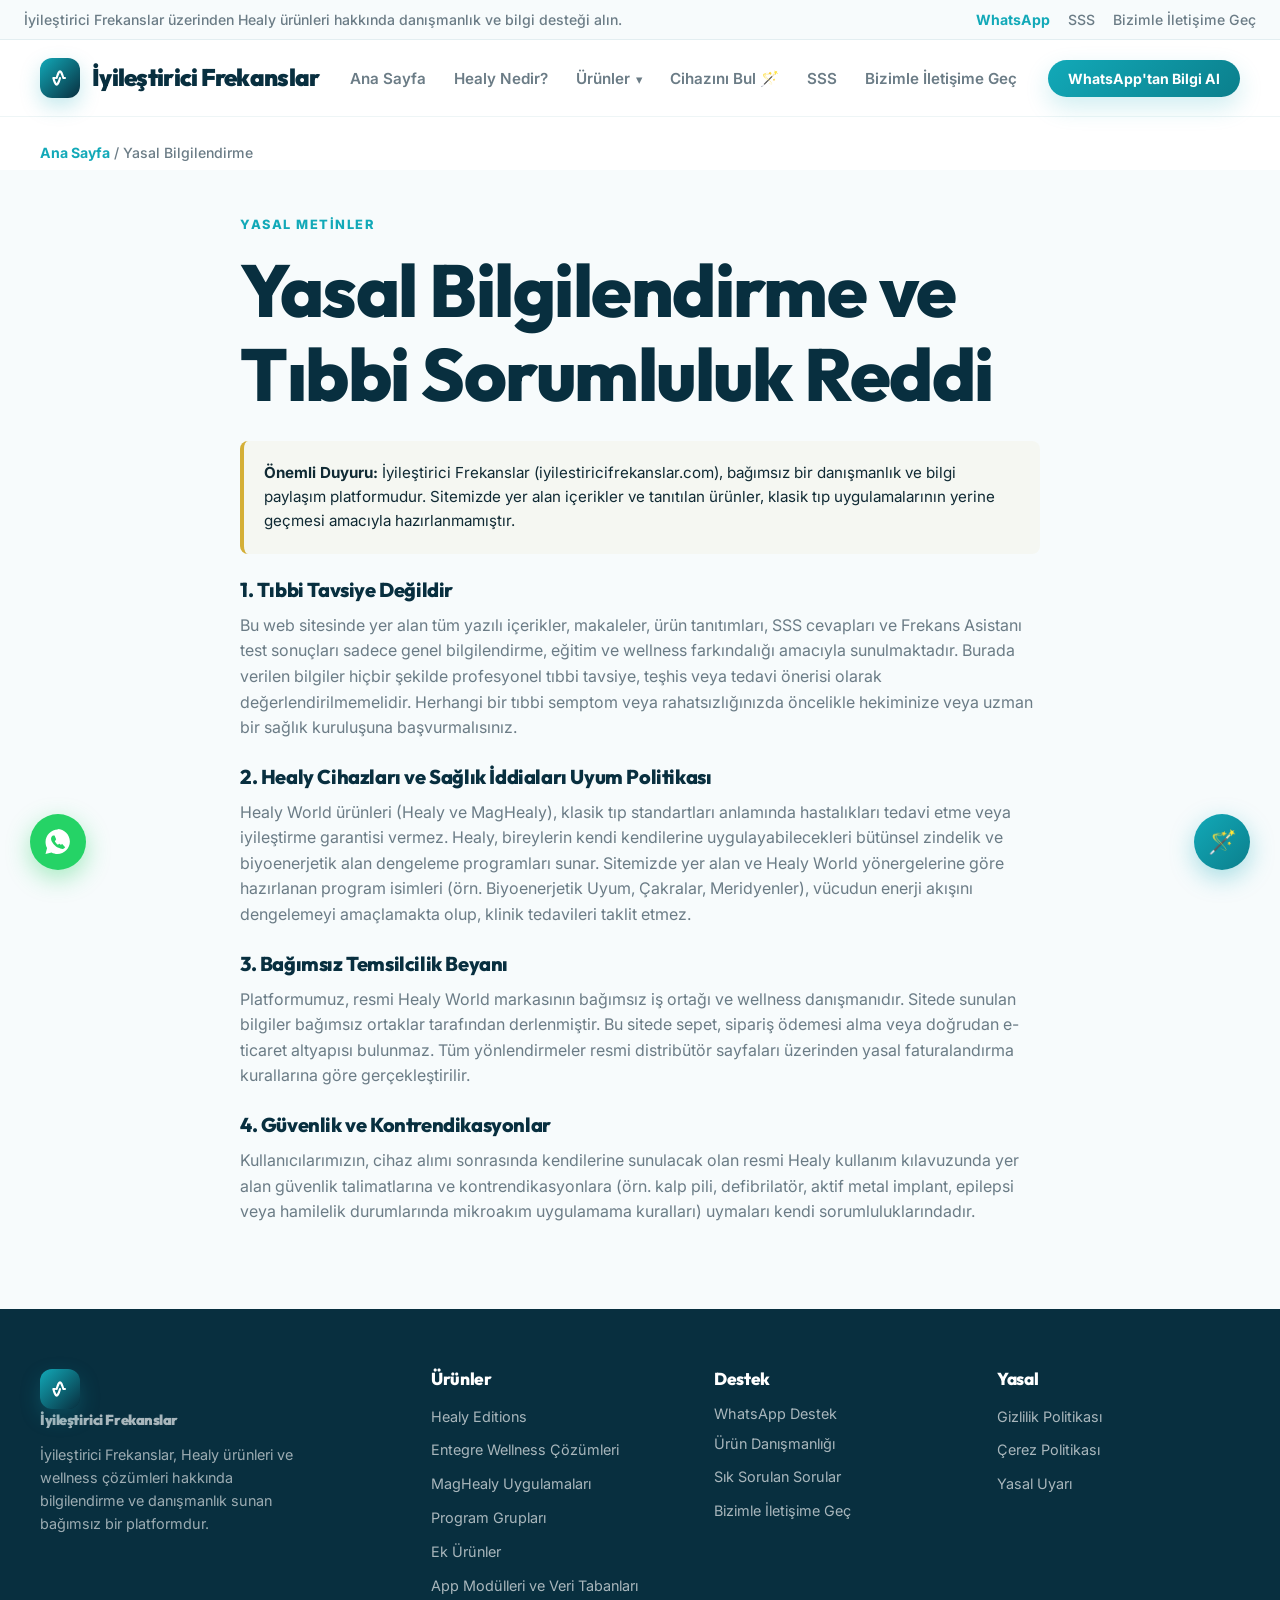
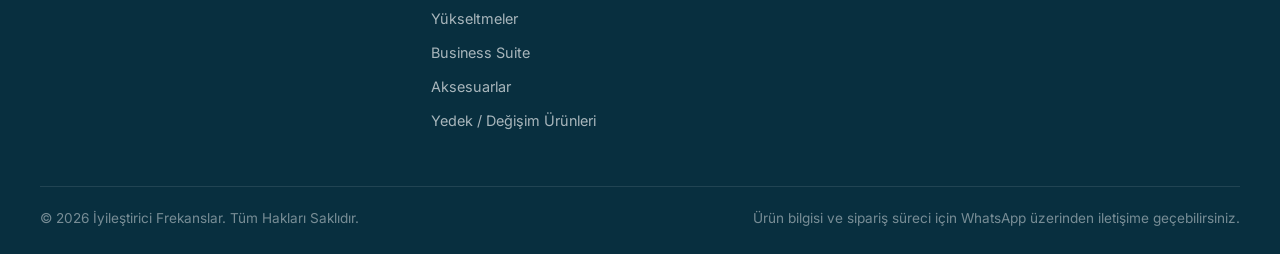
<file: yasal-bilgilendirme.html>
<!DOCTYPE html>
<html lang="tr">
<head>
  <meta charset="UTF-8" />
  <meta name="viewport" content="width=device-width, initial-scale=1.0" />
  <title>Yasal Bilgilendirme ve Uyarılar | İyileştirici Frekanslar</title>
  <meta name="description" content="İyileştirici Frekanslar bağımsız danışmanlık platformu resmi yasal bilgilendirme, tıbbi sorumluluk reddi ve yasal disclaimer sayfası." />
  <meta name="robots" content="noindex, follow" />
  <link rel="canonical" href="https://iyilestiricifrekanslar.com/yasal-bilgilendirme" />
  <link rel="stylesheet" href="css/style.css" />
</head>
<body data-page="disclaimer">

  <!-- 1. ÜST PROMO BAR -->
  <div class="topbar">
    <p>İyileştirici Frekanslar üzerinden Healy ürünleri hakkında danışmanlık ve bilgi desteği alın.</p>
    <div class="topbar-links">
      <button class="link-button" data-whatsapp-general aria-label="WhatsApp Destek">WhatsApp</button>
      <a href="sss.html">SSS</a>
      <a href="iletisim.html">Bizimle İletişime Geç</a>
    </div>
  </div>

  <!-- 2. HEADER / NAVBAR -->
  <header class="site-header" id="siteHeader">
    <nav class="navbar container">
      <a class="logo" href="index.html" aria-label="İyileştirici Frekanslar ana sayfa">
        <div class="logo-mark" aria-hidden="true">
          <svg class="logo-mark-svg" viewBox="0 0 24 24">
            <path d="M4 12h2M8 12c1-4 3-8 4-8s3 4 4 8m-4 0c-1 4-3 8-4 8s-3-4-4-8m12 0h2" />
          </svg>
        </div>
        <span>İyileştirici Frekanslar</span>
      </a>

      <button class="menu-toggle" id="menuToggle" aria-label="Menüyü aç veya kapat" aria-expanded="false">
        <span></span>
        <span></span>
        <span></span>
      </button>

      <div class="nav-links" id="navLinks">
        <a href="index.html">Ana Sayfa</a>
        <a href="healy-nedir.html">Healy Nedir?</a>
        <div class="dropdown">
          <a href="healy-urunleri.html">Ürünler <span style="font-size: 0.8rem; margin-left: 2px;">▾</span></a>
          <div class="dropdown-menu">
            <a href="pages/category-overview.html?category=editions">Healy Editions</a>
            <a href="pages/category-overview.html?category=integrated-wellness">Entegre Wellness Çözümleri</a>
            <a href="pages/category-overview.html?category=maghealy-applications">MagHealy Uygulamaları</a>
            <a href="pages/category-overview.html?category=program-groups">Program Grupları</a>
            <a href="pages/category-overview.html?category=add-ons">Ek Ürünler</a>
            <a href="pages/category-overview.html?category=app-modules">App Modülleri ve Veri Tabanları</a>
            <a href="pages/category-overview.html?category=upgrades">Yükseltmeler</a>
            <a href="pages/category-overview.html?category=business-suite">Business Suite</a>
            <a href="pages/category-overview.html?category=accessories">Aksesuarlar</a>
            <a href="pages/category-overview.html?category=replacements">Yedek / Değişim Ürünleri</a>
          </div>
        </div>
        <a href="#" id="quizNavBtn">Cihazını Bul 🪄</a>
        <a href="sss.html">SSS</a>
        <a href="iletisim.html">Bizimle İletişime Geç</a>
      </div>

      <button class="primary-btn header-cta" data-whatsapp-general>WhatsApp'tan Bilgi Al</button>
    </nav>
  </header>

  <!-- BREADCRUMBS -->
  <div class="breadcrumb container">
    <a href="index.html">Ana Sayfa</a> / <span>Yasal Bilgilendirme</span>
  </div>

  <!-- MAIN CONTENT -->
  <main class="simple-page">
    <section class="container reveal" style="max-width: 800px; text-align: left;">
      <span class="eyebrow">Yasal Metinler</span>
      <h1 style="margin-bottom: 24px;">Yasal Bilgilendirme ve Tıbbi Sorumluluk Reddi</h1>
      
      <div style="background: rgba(212, 175, 55, 0.05); border-left: 4px solid var(--gold); padding: 20px; border-radius: 8px; margin-bottom: 24px; font-size: 0.95rem; line-height: 1.6;">
        <strong>Önemli Duyuru:</strong> İyileştirici Frekanslar (iyilestiricifrekanslar.com), bağımsız bir danışmanlık ve bilgi paylaşım platformudur. Sitemizde yer alan içerikler ve tanıtılan ürünler, klasik tıp uygulamalarının yerine geçmesi amacıyla hazırlanmamıştır.
      </div>

      <h2 style="font-family: 'Outfit', sans-serif; font-size: 1.25rem; color: var(--primary); margin-top: 24px; margin-bottom: 12px;">1. Tıbbi Tavsiye Değildir</h2>
      <p style="margin-bottom: 16px; line-height: 1.6;">
        Bu web sitesinde yer alan tüm yazılı içerikler, makaleler, ürün tanıtımları, SSS cevapları ve Frekans Asistanı test sonuçları sadece genel bilgilendirme, eğitim ve wellness farkındalığı amacıyla sunulmaktadır. Burada verilen bilgiler hiçbir şekilde profesyonel tıbbi tavsiye, teşhis veya tedavi önerisi olarak değerlendirilmemelidir. Herhangi bir tıbbi semptom veya rahatsızlığınızda öncelikle hekiminize veya uzman bir sağlık kuruluşuna başvurmalısınız.
      </p>

      <h2 style="font-family: 'Outfit', sans-serif; font-size: 1.25rem; color: var(--primary); margin-top: 24px; margin-bottom: 12px;">2. Healy Cihazları ve Sağlık İddiaları Uyum Politikası</h2>
      <p style="margin-bottom: 16px; line-height: 1.6;">
        Healy World ürünleri (Healy ve MagHealy), klasik tıp standartları anlamında hastalıkları tedavi etme veya iyileştirme garantisi vermez. Healy, bireylerin kendi kendilerine uygulayabilecekleri bütünsel zindelik ve biyoenerjetik alan dengeleme programları sunar. Sitemizde yer alan ve Healy World yönergelerine göre hazırlanan program isimleri (örn. Biyoenerjetik Uyum, Çakralar, Meridyenler), vücudun enerji akışını dengelemeyi amaçlamakta olup, klinik tedavileri taklit etmez.
      </p>

      <h2 style="font-family: 'Outfit', sans-serif; font-size: 1.25rem; color: var(--primary); margin-top: 24px; margin-bottom: 12px;">3. Bağımsız Temsilcilik Beyanı</h2>
      <p style="margin-bottom: 16px; line-height: 1.6;">
        Platformumuz, resmi Healy World markasının bağımsız iş ortağı ve wellness danışmanıdır. Sitede sunulan bilgiler bağımsız ortaklar tarafından derlenmiştir. Bu sitede sepet, sipariş ödemesi alma veya doğrudan e-ticaret altyapısı bulunmaz. Tüm yönlendirmeler resmi distribütör sayfaları üzerinden yasal faturalandırma kurallarına göre gerçekleştirilir.
      </p>

      <h2 style="font-family: 'Outfit', sans-serif; font-size: 1.25rem; color: var(--primary); margin-top: 24px; margin-bottom: 12px;">4. Güvenlik ve Kontrendikasyonlar</h2>
      <p style="margin-bottom: 24px; line-height: 1.6;">
        Kullanıcılarımızın, cihaz alımı sonrasında kendilerine sunulacak olan resmi Healy kullanım kılavuzunda yer alan güvenlik talimatlarına ve kontrendikasyonlara (örn. kalp pili, defibrilatör, aktif metal implant, epilepsi veya hamilelik durumlarında mikroakım uygulamama kuralları) uymaları kendi sorumluluklarındadır.
      </p>
    </section>
  </main>

  <!-- 9. FOOTER -->
  <footer class="site-footer">
    <div class="container footer-grid">
      <div>
        <a class="logo footer-logo" href="index.html">
          <div class="logo-mark" aria-hidden="true">
            <svg class="logo-mark-svg" viewBox="0 0 24 24">
              <path d="M4 12h2M8 12c1-4 3-8 4-8s3 4 4 8m-4 0c-1 4-3 8-4 8s-3-4-4-8m12 0h2" />
            </svg>
          </div>
          <span>İyileştirici Frekanslar</span>
        </a>
        <p>İyileştirici Frekanslar, Healy ürünleri ve wellness çözümleri hakkında bilgilendirme ve danışmanlık sunan bağımsız bir platformdur.</p>
      </div>
      <div>
        <h3>Ürünler</h3>
        <a href="pages/category-overview.html?category=editions">Healy Editions</a>
        <a href="pages/category-overview.html?category=integrated-wellness">Entegre Wellness Çözümleri</a>
        <a href="pages/category-overview.html?category=maghealy-applications">MagHealy Uygulamaları</a>
        <a href="pages/category-overview.html?category=program-groups">Program Grupları</a>
        <a href="pages/category-overview.html?category=add-ons">Ek Ürünler</a>
        <a href="pages/category-overview.html?category=app-modules">App Modülleri ve Veri Tabanları</a>
        <a href="pages/category-overview.html?category=upgrades">Yükseltmeler</a>
        <a href="pages/category-overview.html?category=business-suite">Business Suite</a>
        <a href="pages/category-overview.html?category=accessories">Aksesuarlar</a>
        <a href="pages/category-overview.html?category=replacements">Yedek / Değişim Ürünleri</a>
      </div>
      <div>
        <h3>Destek</h3>
        <button class="footer-link-btn" data-whatsapp-general>WhatsApp Destek</button>
        <a href="healy-nedir.html">Ürün Danışmanlığı</a>
        <a href="sss.html">Sık Sorulan Sorular</a>
        <a href="iletisim.html">Bizimle İletişime Geç</a>
      </div>
      <div>
        <h3>Yasal</h3>
        <a href="gizlilik-politikasi.html">Gizlilik Politikası</a>
        <a href="cerez-politikasi.html">Çerez Politikası</a>
        <a href="yasal-bilgilendirme.html">Yasal Uyarı</a>
      </div>
    </div>
    <div class="container footer-bottom">
      <span>© 2026 İyileştirici Frekanslar. Tüm Hakları Saklıdır.</span>
      <span>Ürün bilgisi ve sipariş süreci için WhatsApp üzerinden iletişime geçebilirsiniz.</span>
    </div>
  </footer>

  <!-- Frekans Asistanı Modal -->
  <div class="quiz-modal" id="quizModal" aria-hidden="true">
    <div class="quiz-modal-overlay" id="quizModalOverlay"></div>
    <div class="quiz-modal-container">
      <button class="quiz-close-btn" id="quizCloseBtn" aria-label="Kapat">&times;</button>
      <div class="quiz-progress-wrapper">
        <div class="quiz-progress-bar" id="quizProgressBar" style="width: 0%;"></div>
      </div>
      <div id="quizContent" class="quiz-content">
        <!-- JS dinamik olarak soruları dolduracak -->
      </div>
    </div>
  </div>

  <!-- Asistan Floating FAB Butonu -->
  <button class="quiz-floating-btn" id="quizFloatingBtn" title="Frekans Asistanı">🪄</button>

  <div class="toast" id="toast" role="status" aria-live="polite"></div>
  <script src="js/script.js"></script>
</body>
</html>
</file>
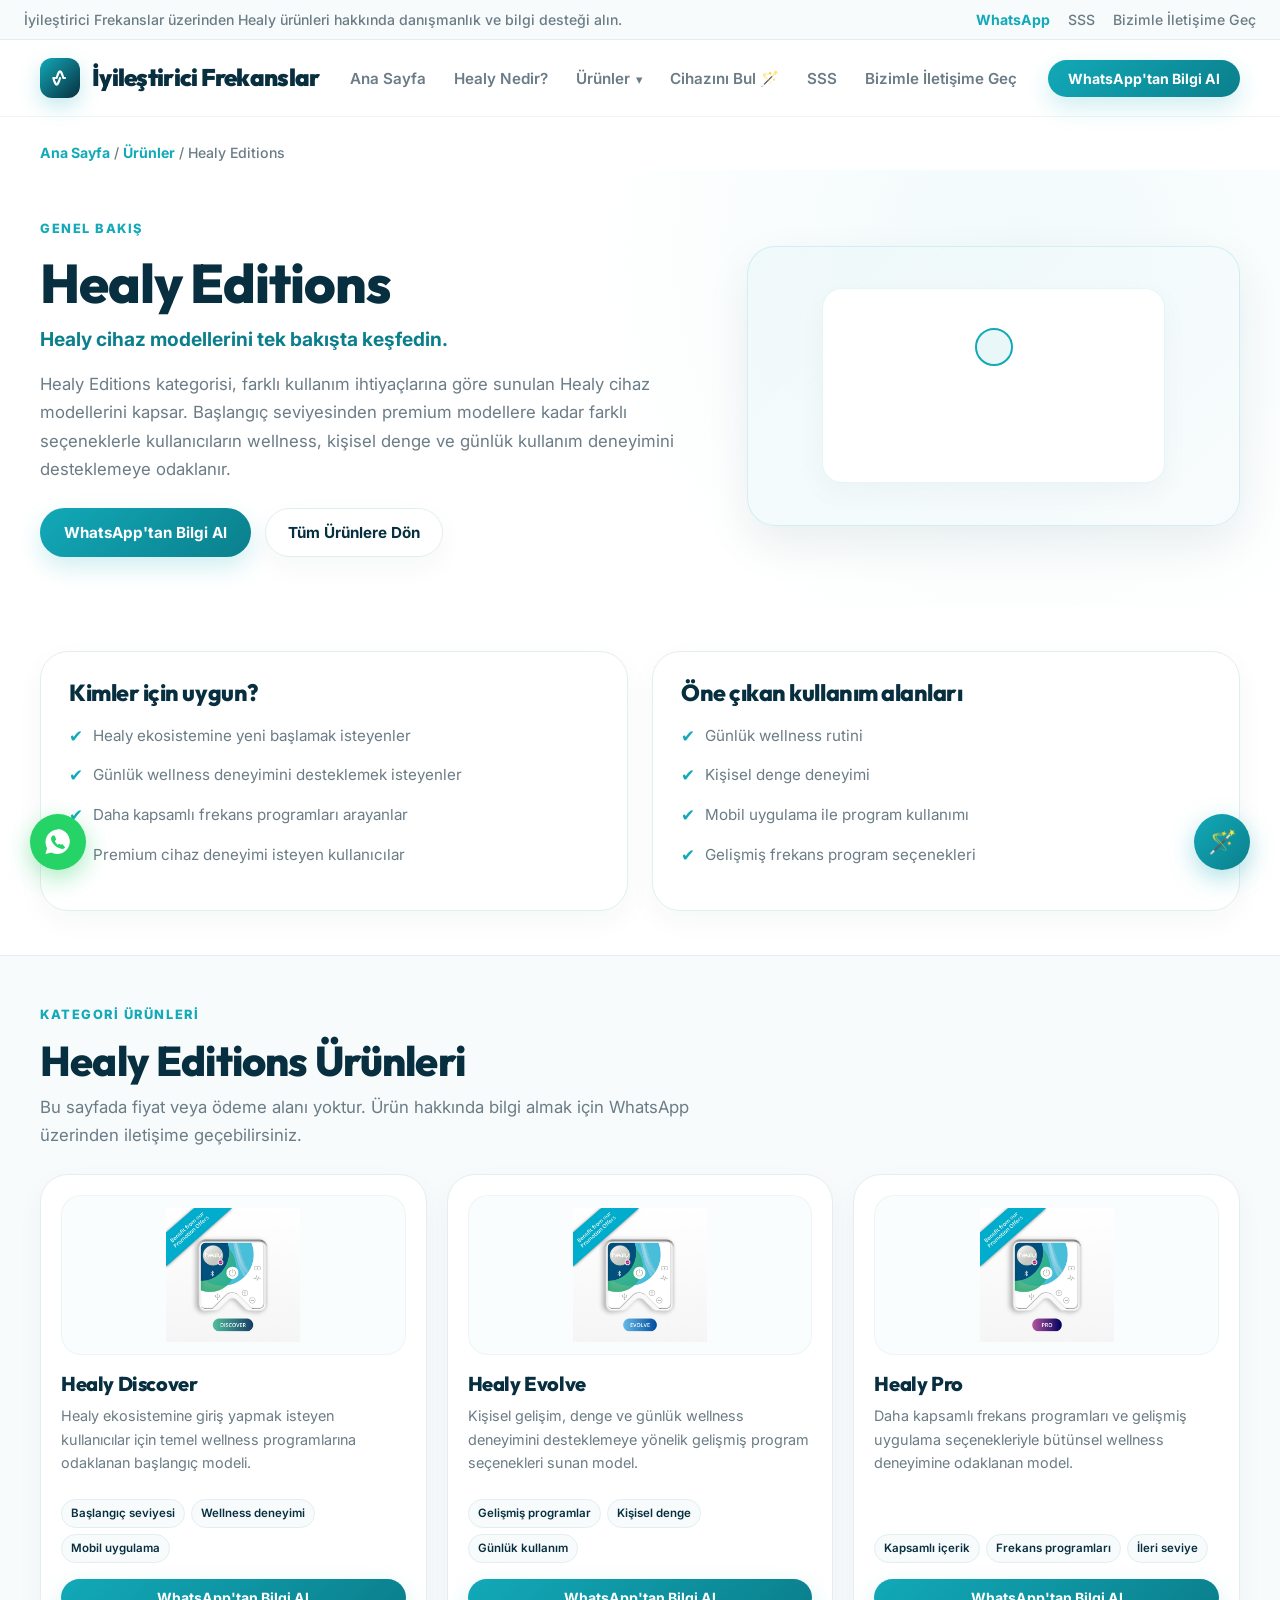
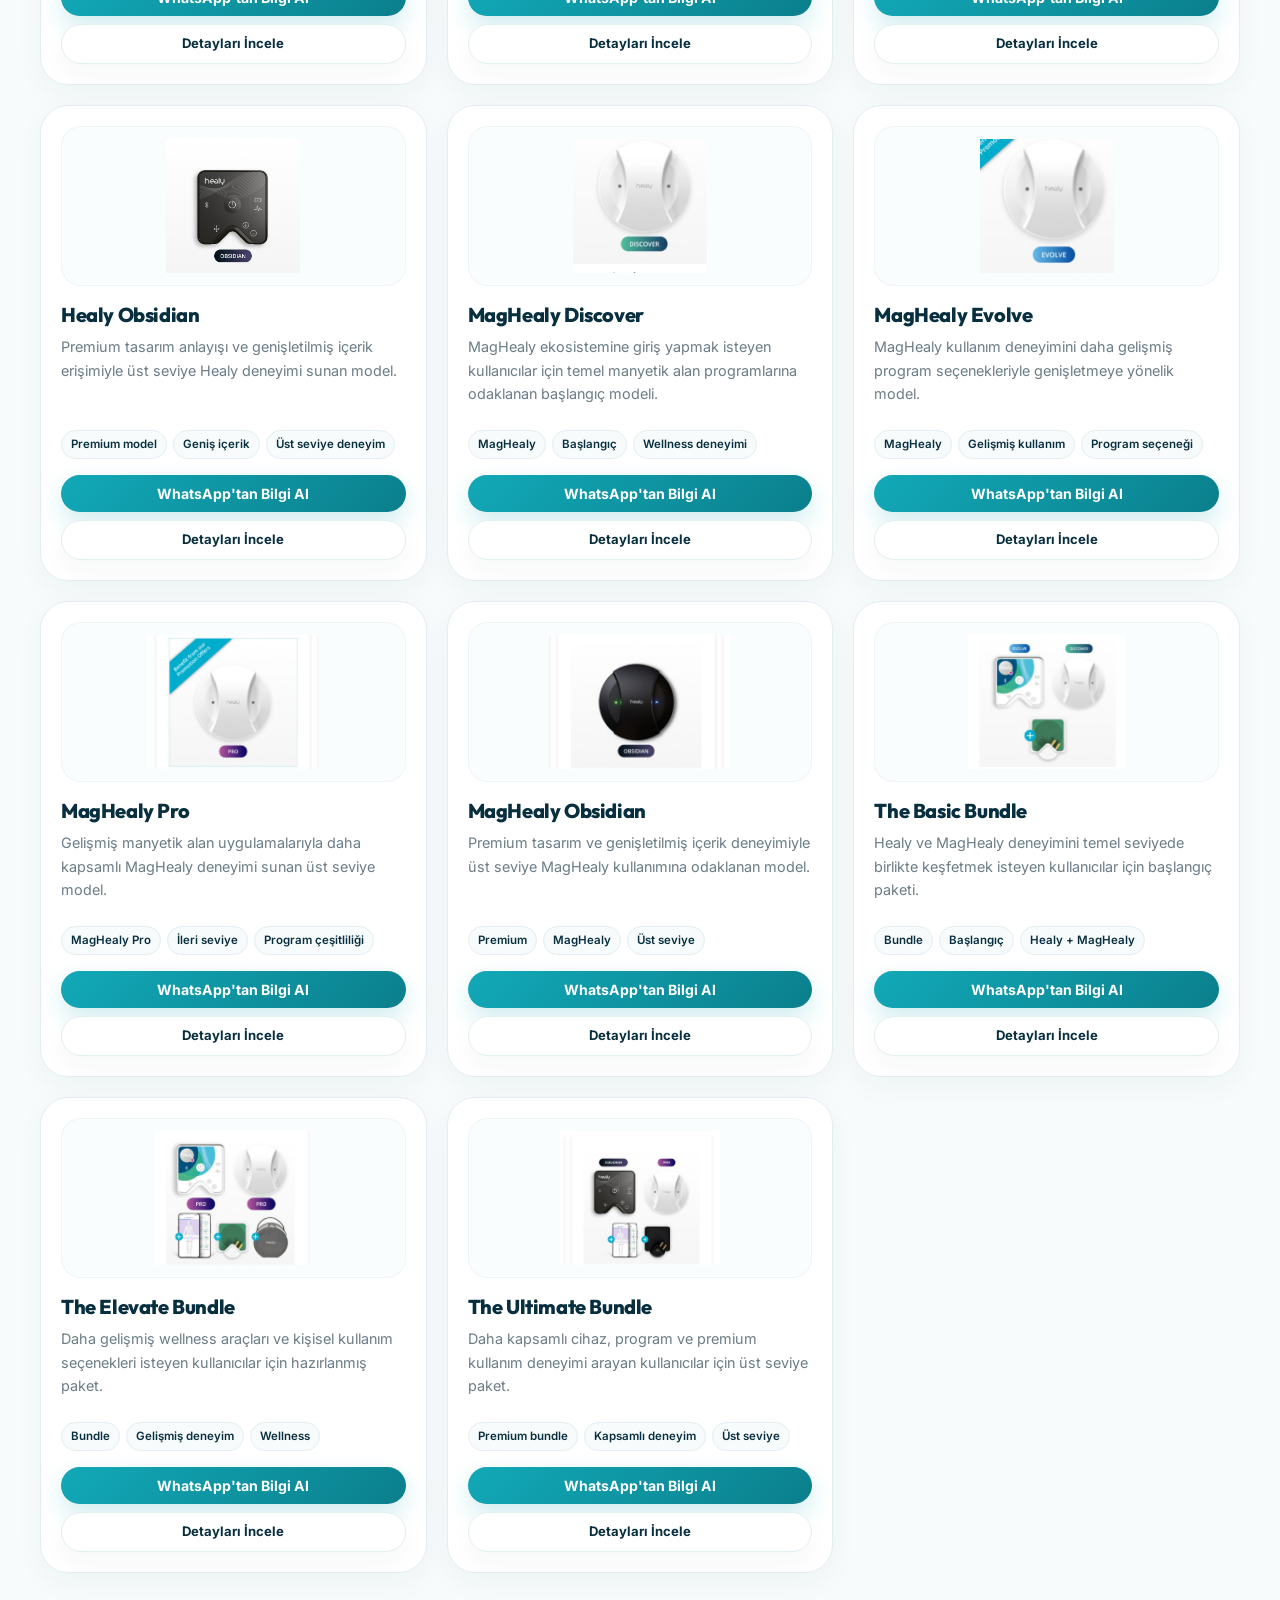
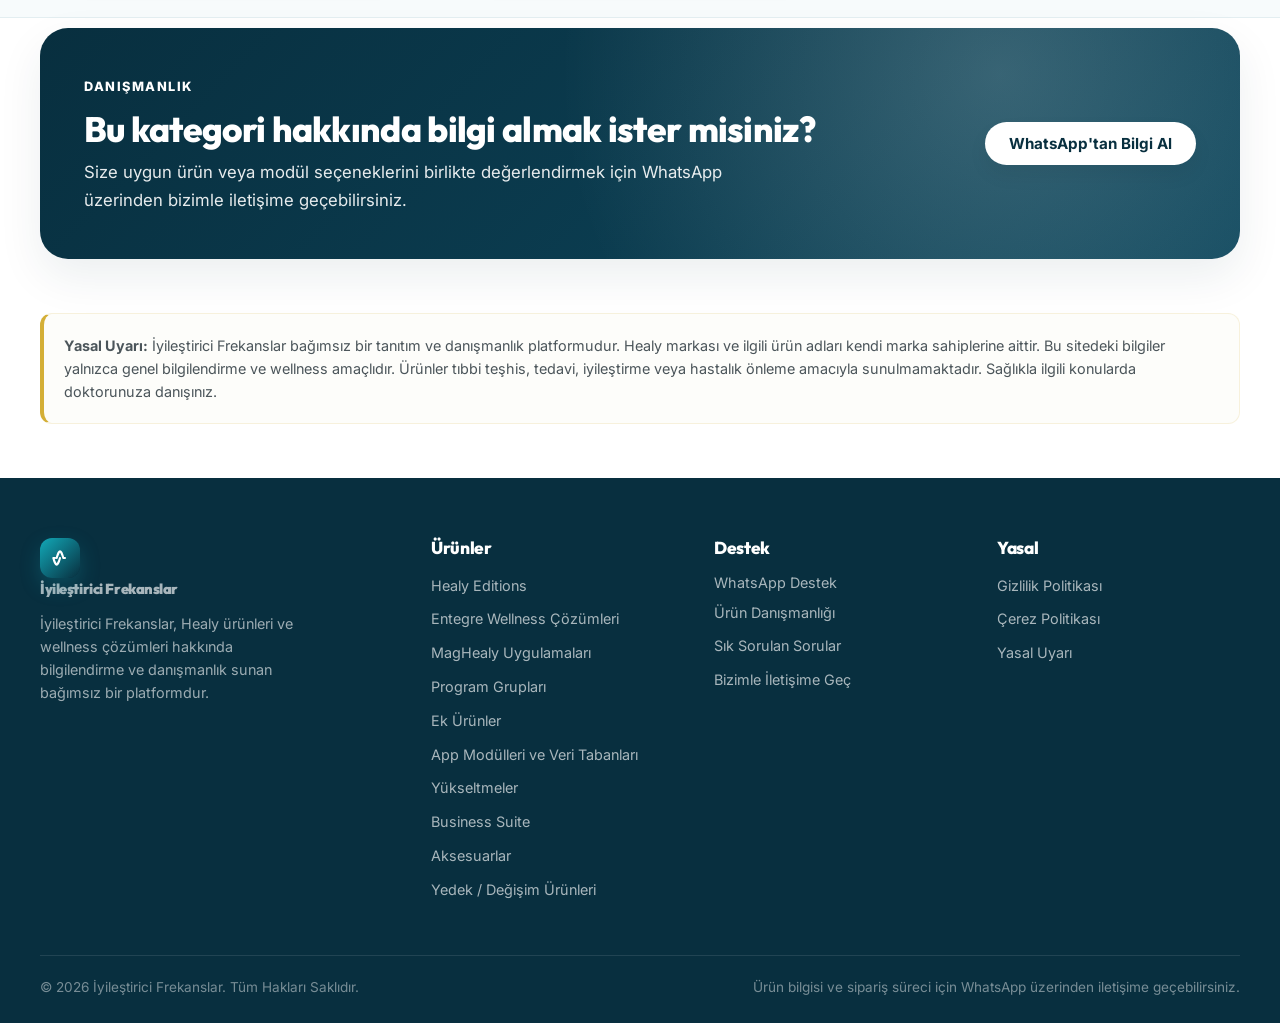
<file: pages/category-overview.html>
<!DOCTYPE html>
<html lang="tr">
<head>
  <meta charset="UTF-8" />
  <meta name="viewport" content="width=device-width, initial-scale=1.0" />
  <title>İyileştirici Frekanslar | Kategori Genel Bakış</title>
  <meta name="description" content="İyileştirici Frekanslar kategori genel bakış sayfası. Healy ürün kategorileri, Editions, Program grupları ve modüller hakkında Türkçe bilgilendirme." />
  <link rel="stylesheet" href="../css/style.css" />
</head>
<body data-page="overview">

  <!-- 1. ÜST PROMO BAR -->
  <div class="topbar">
    <p>İyileştirici Frekanslar üzerinden Healy ürünleri hakkında danışmanlık ve bilgi desteği alın.</p>
    <div class="topbar-links">
      <button class="link-button" data-whatsapp-general aria-label="WhatsApp Destek">WhatsApp</button>
      <a href="../index.html#faq">SSS</a>
      <a href="../index.html#contact">Bizimle İletişime Geç</a>
    </div>
  </div>

  <!-- 2. HEADER / NAVBAR -->
  <header class="site-header" id="siteHeader">
    <nav class="navbar container">
      <a class="logo" href="../index.html" aria-label="İyileştirici Frekanslar ana sayfa">
        <div class="logo-mark" aria-hidden="true">
          <svg class="logo-mark-svg" viewBox="0 0 24 24">
            <path d="M4 12h2M8 12c1-4 3-8 4-8s3 4 4 8m-4 0c-1 4-3 8-4 8s-3-4-4-8m12 0h2" />
          </svg>
        </div>
        <span>İyileştirici Frekanslar</span>
      </a>

      <button class="menu-toggle" id="menuToggle" aria-label="Menüyü aç veya kapat" aria-expanded="false">
        <span></span>
        <span></span>
        <span></span>
      </button>

      <div class="nav-links" id="navLinks">
        <a href="../index.html">Ana Sayfa</a>
        <a href="../healy-nedir.html">Healy Nedir?</a>
        <div class="dropdown">
          <a href="../healy-urunleri.html">Ürünler <span style="font-size: 0.8rem; margin-left: 2px;">▾</span></a>
          <div class="dropdown-menu">
            <a href="category-overview.html?category=editions">Healy Editions</a>
            <a href="category-overview.html?category=integrated-wellness">Entegre Wellness Çözümleri</a>
            <a href="category-overview.html?category=maghealy-applications">MagHealy Uygulamaları</a>
            <a href="category-overview.html?category=program-groups">Program Grupları</a>
            <a href="category-overview.html?category=add-ons">Ek Ürünler</a>
            <a href="category-overview.html?category=app-modules">App Modülleri ve Veri Tabanları</a>
            <a href="category-overview.html?category=upgrades">Yükseltmeler</a>
            <a href="category-overview.html?category=business-suite">Business Suite</a>
            <a href="category-overview.html?category=accessories">Aksesuarlar</a>
            <a href="category-overview.html?category=replacements">Yedek / Değişim Ürünleri</a>
          </div>
        </div>
        <a href="#" id="quizNavBtn">Cihazını Bul 🪄</a>
        <a href="../sss.html">SSS</a>
        <a href="../iletisim.html">Bizimle İletişime Geç</a>
      </div>

      <button class="primary-btn header-cta" data-whatsapp-general>WhatsApp'tan Bilgi Al</button>
    </nav>
  </header>

  <!-- DİNAMİK İÇERİK ROOTU -->
  <main id="overviewRoot">
    <!-- JS ile kategori genel bakış içeriği basılır -->
  </main>

  <!-- 9. FOOTER -->
  <footer class="site-footer">
    <div class="container footer-grid">
      <div>
        <a class="logo footer-logo" href="../index.html">
          <div class="logo-mark" aria-hidden="true">
            <svg class="logo-mark-svg" viewBox="0 0 24 24">
              <path d="M4 12h2M8 12c1-4 3-8 4-8s3 4 4 8m-4 0c-1 4-3 8-4 8s-3-4-4-8m12 0h2" />
            </svg>
          </div>
          <span>İyileştirici Frekanslar</span>
        </a>
        <p>İyileştirici Frekanslar, Healy ürünleri ve wellness çözümleri hakkında bilgilendirme ve danışmanlık sunan bağımsız bir platformdur.</p>
      </div>
      <div>
        <h3>Ürünler</h3>
        <a href="category-overview.html?category=editions">Healy Editions</a>
        <a href="category-overview.html?category=integrated-wellness">Entegre Wellness Çözümleri</a>
        <a href="category-overview.html?category=maghealy-applications">MagHealy Uygulamaları</a>
        <a href="category-overview.html?category=program-groups">Program Grupları</a>
        <a href="category-overview.html?category=add-ons">Ek Ürünler</a>
        <a href="category-overview.html?category=app-modules">App Modülleri ve Veri Tabanları</a>
        <a href="category-overview.html?category=upgrades">Yükseltmeler</a>
        <a href="category-overview.html?category=business-suite">Business Suite</a>
        <a href="category-overview.html?category=accessories">Aksesuarlar</a>
        <a href="category-overview.html?category=replacements">Yedek / Değişim Ürünleri</a>
      </div>
      <div>
        <h3>Destek</h3>
        <button class="footer-link-btn" data-whatsapp-general>WhatsApp Destek</button>
        <a href="../healy-nedir.html">Ürün Danışmanlığı</a>
        <a href="../sss.html">Sık Sorulan Sorular</a>
        <a href="../iletisim.html">Bizimle İletişime Geç</a>
      </div>
      <div>
        <h3>Yasal</h3>
        <a href="../gizlilik-politikasi.html">Gizlilik Politikası</a>
        <a href="../cerez-politikasi.html">Çerez Politikası</a>
        <a href="../yasal-bilgilendirme.html">Yasal Uyarı</a>
      </div>
    </div>
    <div class="container footer-bottom">
      <span>© 2026 İyileştirici Frekanslar. Tüm Hakları Saklıdır.</span>
      <span>Ürün bilgisi ve sipariş süreci için WhatsApp üzerinden iletişime geçebilirsiniz.</span>
    </div>
  </footer>

  <!-- Frekans Asistanı Modal -->
  <div class="quiz-modal" id="quizModal" aria-hidden="true">
    <div class="quiz-modal-overlay" id="quizModalOverlay"></div>
    <div class="quiz-modal-container">
      <button class="quiz-close-btn" id="quizCloseBtn" aria-label="Kapat">&times;</button>
      <div class="quiz-progress-wrapper">
        <div class="quiz-progress-bar" id="quizProgressBar" style="width: 0%;"></div>
      </div>
      <div id="quizContent" class="quiz-content">
        <!-- JS dinamik olarak soruları dolduracak -->
      </div>
    </div>
  </div>

  <!-- Asistan Floating FAB Butonu -->
  <button class="quiz-floating-btn" id="quizFloatingBtn" title="Frekans Asistanı">🪄</button>

  <div class="toast" id="toast" role="status" aria-live="polite"></div>
  <script src="../js/script.js"></script>
</body>
</html>
</file>
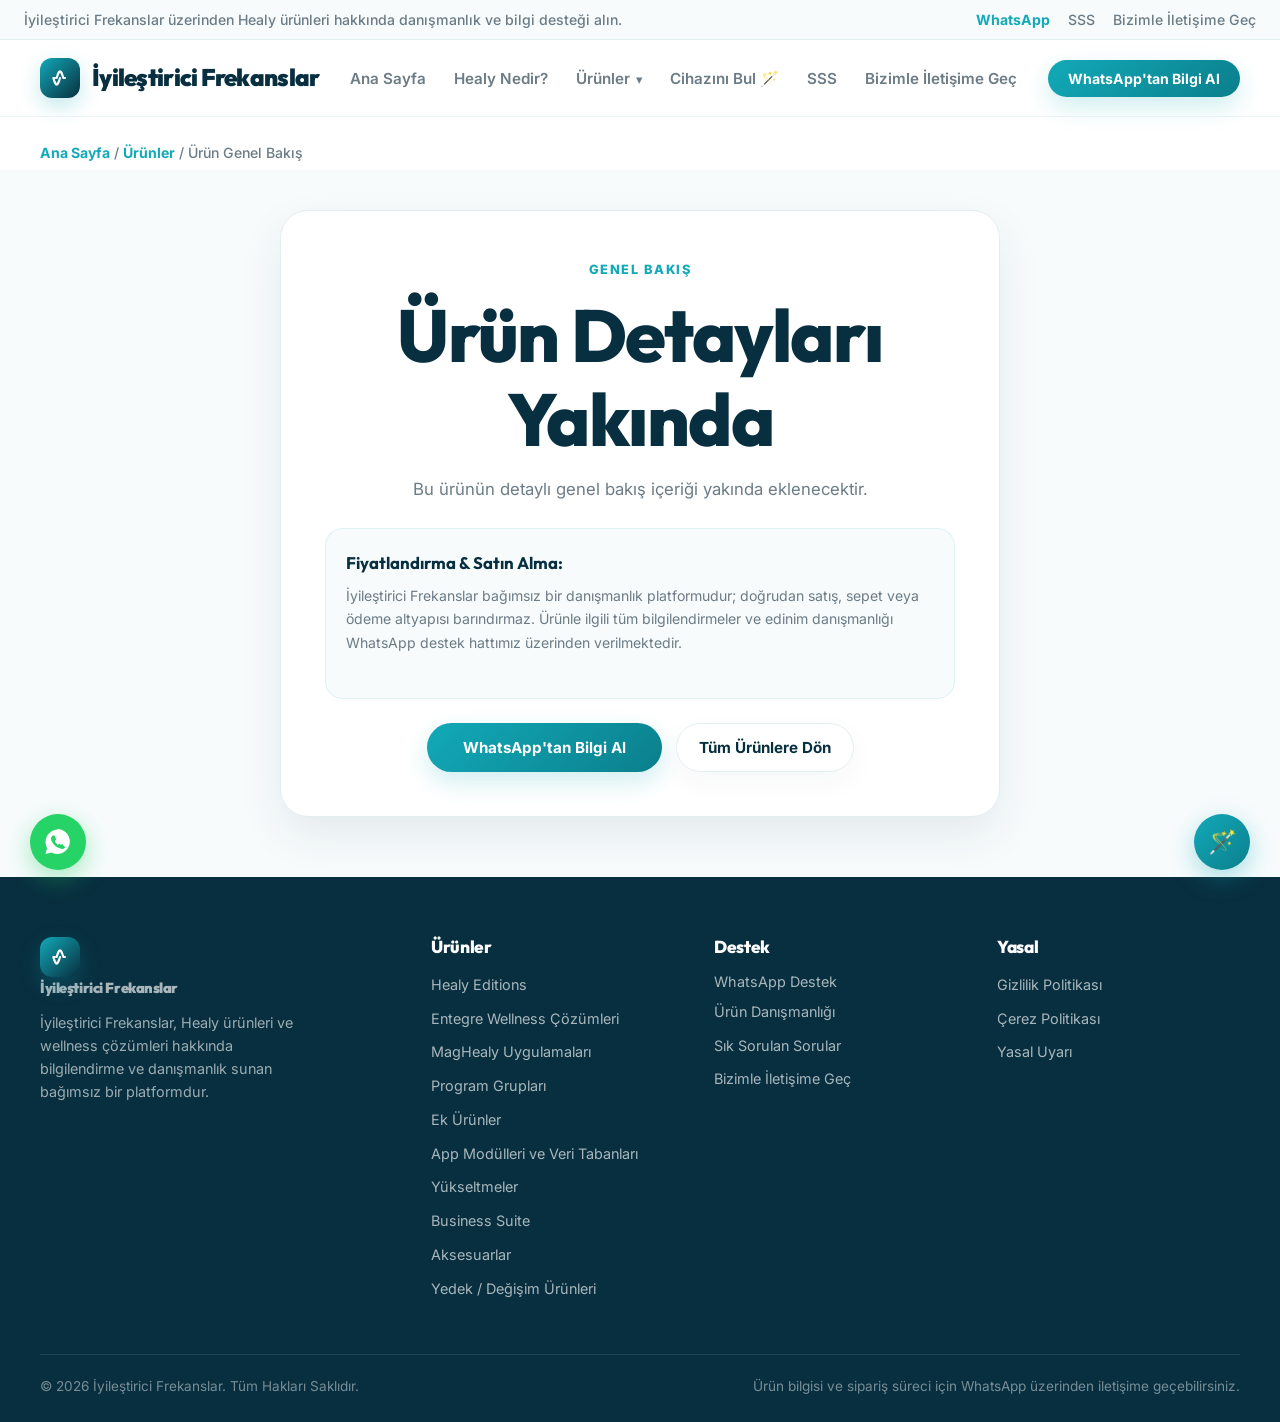
<file: pages/product-detail.html>
<!DOCTYPE html>
<html lang="tr">
<head>
  <meta charset="UTF-8" />
  <meta name="viewport" content="width=device-width, initial-scale=1.0" />
  <title>İyileştirici Frekanslar | Ürün Genel Bakış</title>
  <meta name="description" content="İyileştirici Frekanslar ürün genel bakış sayfası. Healy ürünleri ve wellness programları hakkında Türkçe bilgilendirme." />
  <link rel="stylesheet" href="../css/style.css" />
</head>
<body data-page="product-detail">

  <!-- 1. ÜST PROMO BAR -->
  <div class="topbar">
    <p>İyileştirici Frekanslar üzerinden Healy ürünleri hakkında danışmanlık ve bilgi desteği alın.</p>
    <div class="topbar-links">
      <button class="link-button" data-whatsapp-general aria-label="WhatsApp Destek">WhatsApp</button>
      <a href="../index.html#faq">SSS</a>
      <a href="../index.html#contact">Bizimle İletişime Geç</a>
    </div>
  </div>

  <!-- 2. HEADER / NAVBAR -->
  <header class="site-header" id="siteHeader">
    <nav class="navbar container">
      <a class="logo" href="../index.html" aria-label="İyileştirici Frekanslar ana sayfa">
        <div class="logo-mark" aria-hidden="true">
          <svg class="logo-mark-svg" viewBox="0 0 24 24">
            <path d="M4 12h2M8 12c1-4 3-8 4-8s3 4 4 8m-4 0c-1 4-3 8-4 8s-3-4-4-8m12 0h2" />
          </svg>
        </div>
        <span>İyileştirici Frekanslar</span>
      </a>

      <button class="menu-toggle" id="menuToggle" aria-label="Menüyü aç veya kapat" aria-expanded="false">
        <span></span>
        <span></span>
        <span></span>
      </button>

      <div class="nav-links" id="navLinks">
        <a href="../index.html">Ana Sayfa</a>
        <a href="../healy-nedir.html">Healy Nedir?</a>
        <div class="dropdown">
          <a href="../healy-urunleri.html">Ürünler <span style="font-size: 0.8rem; margin-left: 2px;">▾</span></a>
          <div class="dropdown-menu">
            <a href="category-overview.html?category=editions">Healy Editions</a>
            <a href="category-overview.html?category=integrated-wellness">Entegre Wellness Çözümleri</a>
            <a href="category-overview.html?category=maghealy-applications">MagHealy Uygulamaları</a>
            <a href="category-overview.html?category=program-groups">Program Grupları</a>
            <a href="category-overview.html?category=add-ons">Ek Ürünler</a>
            <a href="category-overview.html?category=app-modules">App Modülleri ve Veri Tabanları</a>
            <a href="category-overview.html?category=upgrades">Yükseltmeler</a>
            <a href="category-overview.html?category=business-suite">Business Suite</a>
            <a href="category-overview.html?category=accessories">Aksesuarlar</a>
            <a href="category-overview.html?category=replacements">Yedek / Değişim Ürünleri</a>
          </div>
        </div>
        <a href="#" id="quizNavBtn">Cihazını Bul 🪄</a>
        <a href="../sss.html">SSS</a>
        <a href="../iletisim.html">Bizimle İletişime Geç</a>
      </div>

      <button class="primary-btn header-cta" data-whatsapp-general>WhatsApp'tan Bilgi Al</button>
    </nav>
  </header>

  <!-- BREADCRUMBS -->
  <div class="breadcrumb container">
    <a href="../index.html">Ana Sayfa</a> / <a href="../healy-urunleri.html">Ürünler</a> / <span id="breadcrumbProduct">Ürün Genel Bakış</span>
  </div>

  <!-- DETAY GÖSTERİM KARTI -->
  <main class="simple-page">
    <section class="container product-placeholder-card reveal">
      <span class="eyebrow">Genel Bakış</span>
      <h1 id="productDetailTitle">Ürün Detayları Yakında</h1>
      <p id="productDetailDesc">
        Bu ürünün detaylı genel bakış içeriği yakında eklenecektir.
      </p>
      <div class="info-card" style="margin-bottom: 24px; text-align: left; padding: 20px; box-shadow: none; border-color: rgba(18, 169, 184, 0.1); background: var(--surface); border-radius: 18px;">
        <strong style="font-size: 1.05rem;">Fiyatlandırma & Satın Alma:</strong>
        <p style="font-size: 0.88rem; margin-top: 5px; color: var(--muted);">İyileştirici Frekanslar bağımsız bir danışmanlık platformudur; doğrudan satış, sepet veya ödeme altyapısı barındırmaz. Ürünle ilgili tüm bilgilendirmeler ve edinim danışmanlığı WhatsApp destek hattımız üzerinden verilmektedir.</p>
      </div>
      <div style="display: flex; gap: 14px; justify-content: center; flex-wrap: wrap;">
        <button class="primary-btn" id="detailWhatsappBtn">WhatsApp'tan Bilgi Al</button>
        <a class="secondary-btn" href="../healy-urunleri.html">Tüm Ürünlere Dön</a>
      </div>
    </section>
  </main>

  <!-- 9. FOOTER -->
  <footer class="site-footer">
    <div class="container footer-grid">
      <div>
        <a class="logo footer-logo" href="../index.html">
          <div class="logo-mark" aria-hidden="true">
            <svg class="logo-mark-svg" viewBox="0 0 24 24">
              <path d="M4 12h2M8 12c1-4 3-8 4-8s3 4 4 8m-4 0c-1 4-3 8-4 8s-3-4-4-8m12 0h2" />
            </svg>
          </div>
          <span>İyileştirici Frekanslar</span>
        </a>
        <p>İyileştirici Frekanslar, Healy ürünleri ve wellness çözümleri hakkında bilgilendirme ve danışmanlık sunan bağımsız bir platformdur.</p>
      </div>
      <div>
        <h3>Ürünler</h3>
        <a href="category-overview.html?category=editions">Healy Editions</a>
        <a href="category-overview.html?category=integrated-wellness">Entegre Wellness Çözümleri</a>
        <a href="category-overview.html?category=maghealy-applications">MagHealy Uygulamaları</a>
        <a href="category-overview.html?category=program-groups">Program Grupları</a>
        <a href="category-overview.html?category=add-ons">Ek Ürünler</a>
        <a href="category-overview.html?category=app-modules">App Modülleri ve Veri Tabanları</a>
        <a href="category-overview.html?category=upgrades">Yükseltmeler</a>
        <a href="category-overview.html?category=business-suite">Business Suite</a>
        <a href="category-overview.html?category=accessories">Aksesuarlar</a>
        <a href="category-overview.html?category=replacements">Yedek / Değişim Ürünleri</a>
      </div>
      <div>
        <h3>Destek</h3>
        <button class="footer-link-btn" data-whatsapp-general>WhatsApp Destek</button>
        <a href="../healy-nedir.html">Ürün Danışmanlığı</a>
        <a href="../sss.html">Sık Sorulan Sorular</a>
        <a href="../iletisim.html">Bizimle İletişime Geç</a>
      </div>
      <div>
        <h3>Yasal</h3>
        <a href="../gizlilik-politikasi.html">Gizlilik Politikası</a>
        <a href="../cerez-politikasi.html">Çerez Politikası</a>
        <a href="../yasal-bilgilendirme.html">Yasal Uyarı</a>
      </div>
    </div>
    <div class="container footer-bottom">
      <span>© 2026 İyileştirici Frekanslar. Tüm Hakları Saklıdır.</span>
      <span>Ürün bilgisi ve sipariş süreci için WhatsApp üzerinden iletişime geçebilirsiniz.</span>
    </div>
  </footer>

  <!-- Frekans Asistanı Modal -->
  <div class="quiz-modal" id="quizModal" aria-hidden="true">
    <div class="quiz-modal-overlay" id="quizModalOverlay"></div>
    <div class="quiz-modal-container">
      <button class="quiz-close-btn" id="quizCloseBtn" aria-label="Kapat">&times;</button>
      <div class="quiz-progress-wrapper">
        <div class="quiz-progress-bar" id="quizProgressBar" style="width: 0%;"></div>
      </div>
      <div id="quizContent" class="quiz-content">
        <!-- JS dinamik olarak soruları dolduracak -->
      </div>
    </div>
  </div>

  <!-- Asistan Floating FAB Butonu -->
  <button class="quiz-floating-btn" id="quizFloatingBtn" title="Frekans Asistanı">🪄</button>

  <div class="toast" id="toast" role="status" aria-live="polite"></div>
  <script src="../js/script.js"></script>
</body>
</html>
</file>
<file: css/style.css>
@import url('https://fonts.googleapis.com/css2?family=Inter:wght@300;400;500;600;700;800&family=Outfit:wght@400;500;600;700;800;900&display=swap');

:root {
  --primary: #082f3f;       /* Koyu lacivert başlıklar */
  --secondary: #eaf7f8;     /* Soft petrol mavisi/turkuaz yardımcı */
  --accent: #12a9b8;        /* Petrol mavisi / turkuaz vurgu */
  --accent-dark: #0b7f8c;   /* Koyu turkuaz vurgu */
  --background: #ffffff;    /* Beyaz ağırlıklı arka plan */
  --surface: #f7fbfc;       /* Soft gri-mavi kart yüzeyleri */
  --text: #102a34;          /* Okunabilir koyu metin */
  --muted: #6b7c86;         /* İkincil metin */
  --border: #e3eef1;        /* İnce sınırlar */
  --shadow: 0 18px 45px rgba(8, 47, 63, 0.08); /* Yumuşak gölge */
  --shadow-soft: 0 10px 28px rgba(8, 47, 63, 0.04);
  --gold: #d4af37;          /* Yardımcı soft altın rengi */
  --radius: 28px;
  --radius-sm: 16px;
  --container: 1200px;
  --transition: all 0.3s cubic-bezier(0.16, 1, 0.3, 1);
}

* {
  box-sizing: border-box;
  margin: 0;
  padding: 0;
}

html {
  scroll-behavior: smooth;
  scroll-padding-top: 100px;
}

body {
  font-family: 'Inter', ui-sans-serif, system-ui, -apple-system, sans-serif;
  color: var(--text);
  background: var(--background);
  line-height: 1.65;
  -webkit-font-smoothing: antialiased;
}

body.menu-open {
  overflow: hidden;
}

a {
  color: inherit;
  text-decoration: none;
  transition: var(--transition);
}

button {
  font-family: inherit;
  border: none;
  background: none;
  cursor: pointer;
  outline: none;
}

/* Typography */
h1, h2, h3, h4 {
  font-family: 'Outfit', sans-serif;
  color: var(--primary);
  font-weight: 800;
  line-height: 1.15;
  letter-spacing: -0.02em;
}

h1 {
  font-size: clamp(2.6rem, 6.5vw, 4.6rem);
}

h2 {
  font-size: clamp(2rem, 4vw, 2.6rem);
}

h3 {
  font-size: clamp(1.2rem, 2.5vw, 1.45rem);
}

p {
  color: var(--muted);
}

/* Layout Utilities */
.container {
  width: min(var(--container), calc(100% - 48px));
  margin: 0 auto;
}

.narrow {
  width: min(800px, calc(100% - 48px));
}

/* Topbar */
.topbar {
  background: var(--surface);
  border-bottom: 1px solid var(--border);
  padding: 8px 24px;
  display: flex;
  justify-content: space-between;
  align-items: center;
  gap: 20px;
  font-size: 0.88rem;
  color: var(--muted);
}

.topbar p {
  margin: 0;
  font-weight: 500;
}

.topbar-links {
  display: flex;
  align-items: center;
  gap: 18px;
}

.topbar-links a {
  color: var(--muted);
  font-weight: 500;
}

.topbar-links a:hover {
  color: var(--accent);
}

.link-button {
  color: var(--accent);
  font-weight: 700;
  font-size: 0.88rem;
  display: inline-flex;
  align-items: center;
  gap: 4px;
}

.link-button:hover {
  color: var(--accent-dark);
}

/* Sticky Header */
.site-header {
  position: sticky;
  top: 0;
  z-index: 100;
  background: rgba(255, 255, 255, 0.85);
  backdrop-filter: blur(20px);
  -webkit-backdrop-filter: blur(20px);
  border-bottom: 1px solid rgba(227, 238, 241, 0.6);
  transition: var(--transition);
}

.site-header.scrolled {
  box-shadow: var(--shadow-soft);
  background: rgba(255, 255, 255, 0.95);
  border-bottom-color: var(--border);
}

.navbar {
  min-height: 76px;
  display: flex;
  align-items: center;
  justify-content: space-between;
  gap: 24px;
}

/* Logo Design */
.logo {
  display: inline-flex;
  align-items: center;
  gap: 12px;
  font-family: 'Outfit', sans-serif;
  font-weight: 900;
  font-size: 1.5rem;
  letter-spacing: -0.03em;
  color: var(--primary);
}

.logo-mark {
  width: 40px;
  height: 40px;
  display: grid;
  place-items: center;
  border-radius: 12px;
  background: linear-gradient(135deg, var(--accent), var(--primary));
  color: #ffffff;
  box-shadow: 0 8px 20px rgba(18, 169, 184, 0.25);
  font-weight: 900;
  font-size: 1.3rem;
  position: relative;
  overflow: hidden;
}

.logo-mark::after {
  content: "";
  position: absolute;
  top: 0; left: -100%;
  width: 50%; height: 100%;
  background: linear-gradient(90deg, transparent, rgba(255,255,255,0.3), transparent);
  transform: skewX(-20deg);
  animation: shine 6s infinite;
}

@keyframes shine {
  0% { left: -100%; }
  20% { left: 200%; }
  100% { left: 200%; }
}

.logo-mark-svg {
  width: 20px;
  height: 20px;
  stroke: currentColor;
  stroke-width: 2.5;
  stroke-linecap: round;
  stroke-linejoin: round;
  fill: none;
}

.nav-links {
  display: flex;
  align-items: center;
  gap: 28px;
  font-weight: 600;
  font-size: 0.95rem;
  color: var(--muted);
}

.nav-links a {
  position: relative;
  padding: 6px 0;
}

.nav-links a::after {
  content: "";
  position: absolute;
  bottom: 0; left: 0;
  width: 0; height: 2px;
  background-color: var(--accent);
  transition: var(--transition);
}

.nav-links a:hover {
  color: var(--primary);
}

.nav-links a:hover::after {
  width: 100%;
}

.menu-toggle {
  display: none;
  width: 46px;
  height: 46px;
  border: 1px solid var(--border);
  background: var(--background);
  border-radius: 14px;
  flex-direction: column;
  align-items: center;
  justify-content: center;
  gap: 5px;
  transition: var(--transition);
}

.menu-toggle span {
  width: 22px;
  height: 2px;
  background-color: var(--primary);
  border-radius: 10px;
  transition: var(--transition);
}

/* Buttons styling */
.primary-btn, .secondary-btn, .overview-btn, .filter-btn {
  display: inline-flex;
  align-items: center;
  justify-content: center;
  gap: 8px;
  border-radius: 999px;
  font-weight: 700;
  font-size: 0.95rem;
  transition: var(--transition);
}

.primary-btn {
  padding: 12px 24px;
  background: linear-gradient(135deg, var(--accent), var(--accent-dark));
  color: #ffffff;
  box-shadow: 0 10px 24px rgba(18, 169, 184, 0.2);
}

.primary-btn:hover {
  transform: translateY(-3px);
  box-shadow: 0 14px 30px rgba(18, 169, 184, 0.3);
}

.secondary-btn {
  padding: 11px 22px;
  background: #ffffff;
  color: var(--primary);
  border: 1px solid var(--border);
  box-shadow: var(--shadow-soft);
}

.secondary-btn:hover {
  transform: translateY(-3px);
  border-color: var(--accent);
  color: var(--accent);
  box-shadow: var(--shadow);
}

.secondary-btn.small {
  padding: 8px 16px;
  font-size: 0.85rem;
}

.header-cta {
  font-size: 0.88rem;
  padding: 10px 20px;
}

/* Hero Section */
.shop-hero {
  padding: 64px 0 54px;
  background: 
    radial-gradient(circle at 85% 15%, rgba(18, 169, 184, 0.06), transparent 38%),
    radial-gradient(circle at 15% 85%, rgba(212, 175, 55, 0.03), transparent 30%),
    #ffffff;
  position: relative;
  overflow: hidden;
}

.hero-grid {
  display: grid;
  grid-template-columns: 1.1fr 0.9fr;
  gap: 60px;
  align-items: center;
}

.eyebrow {
  display: inline-block;
  font-size: 0.8rem;
  font-weight: 800;
  text-transform: uppercase;
  letter-spacing: 0.12em;
  color: var(--accent);
  margin-bottom: 12px;
}

.hero-copy p {
  margin: 18px 0 28px;
  font-size: 1.12rem;
  max-width: 580px;
  color: var(--muted);
}

.hero-actions {
  display: flex;
  gap: 14px;
  flex-wrap: wrap;
}

/* Hero CSS Mockup Area */
.hero-visual {
  position: relative;
  display: grid;
  place-items: center;
  min-height: 400px;
}

.hero-visual::before {
  content: "";
  position: absolute;
  width: 90%;
  height: 90%;
  border-radius: 50%;
  background: radial-gradient(circle, rgba(18, 169, 184, 0.06) 0%, transparent 70%);
  z-index: 1;
}

.mock-device {
  width: min(270px, 75vw);
  height: 350px;
  border-radius: 40px;
  background: #ffffff;
  border: 1px solid rgba(18, 169, 184, 0.12);
  box-shadow: var(--shadow);
  padding: 24px;
  position: relative;
  z-index: 2;
  transform: rotate(-3deg);
  display: flex;
  flex-direction: column;
  justify-content: space-between;
}

.mock-screen {
  flex-grow: 1;
  border-radius: 24px;
  background: linear-gradient(135deg, rgba(234, 247, 248, 0.8) 0%, rgba(247, 251, 252, 0.9) 100%);
  border: 1px solid rgba(18, 169, 184, 0.08);
  position: relative;
  overflow: hidden;
  padding: 16px;
}

.mock-screen::before {
  content: "";
  position: absolute;
  width: 120px;
  height: 120px;
  border-radius: 50%;
  background: radial-gradient(circle, rgba(18, 169, 184, 0.15) 0%, transparent 60%);
  right: -30px;
  top: -30px;
}

.mock-app-logo {
  font-family: 'Outfit', sans-serif;
  font-weight: 900;
  font-size: 0.9rem;
  color: var(--primary);
  display: flex;
  align-items: center;
  gap: 6px;
  margin-bottom: 16px;
}

.mock-app-logo span {
  width: 12px;
  height: 12px;
  background: var(--accent);
  border-radius: 50%;
}

.mock-screen-content {
  display: grid;
  gap: 8px;
}

.mock-bar {
  height: 8px;
  background: rgba(18, 169, 184, 0.1);
  border-radius: 99px;
  width: 100%;
}

.mock-bar.short {
  width: 60%;
}

.mock-bar.medium {
  width: 80%;
}

.mock-app-circle {
  width: 44px;
  height: 44px;
  border-radius: 50%;
  border: 2px solid var(--accent);
  margin: 8px auto;
  display: grid;
  place-items: center;
  position: relative;
}

.mock-app-circle::after {
  content: "";
  width: 28px;
  height: 28px;
  background: var(--accent);
  border-radius: 50%;
  opacity: 0.85;
}

.mock-dot {
  width: 32px;
  height: 6px;
  background: var(--border);
  border-radius: 99px;
  margin: 10px auto 0;
}

/* Floating Cards styling */
.floating-card {
  position: absolute;
  padding: 10px 16px;
  background: rgba(255, 255, 255, 0.9);
  border: 1px solid rgba(227, 238, 241, 0.7);
  box-shadow: var(--shadow-soft);
  backdrop-filter: blur(10px);
  border-radius: 18px;
  font-family: 'Outfit', sans-serif;
  font-weight: 700;
  font-size: 0.8rem;
  color: var(--primary);
  z-index: 3;
  display: flex;
  align-items: center;
  gap: 8px;
}

.floating-card::before {
  content: "";
  width: 6px;
  height: 6px;
  border-radius: 50%;
  background: var(--accent);
}

.floating-card.one {
  top: 50px;
  left: 10px;
  animation: float1 5s ease-in-out infinite;
}

.floating-card.two {
  top: 150px;
  right: 5px;
  animation: float2 6s ease-in-out infinite 0.5s;
}

.floating-card.three {
  bottom: 60px;
  left: 20px;
  animation: float1 5.5s ease-in-out infinite 1s;
}

.floating-card.four {
  bottom: 110px;
  right: 25px;
  animation: float2 5.2s ease-in-out infinite 1.5s;
}

@keyframes float1 {
  0%, 100% { transform: translateY(0); }
  50% { transform: translateY(-8px); }
}

@keyframes float2 {
  0%, 100% { transform: translateY(0); }
  50% { transform: translateY(-6px); }
}

/* Category Strip Section */
.category-strip-section {
  padding: 24px 0 10px;
  background: var(--surface);
  border-top: 1px solid var(--border);
  border-bottom: 1px solid var(--border);
}

.category-strip {
  display: flex;
  gap: 14px;
  overflow-x: auto;
  padding: 6px 0 16px;
  scrollbar-width: none; /* Firefox */
}

.category-strip::-webkit-scrollbar {
  display: none; /* Safari & Chrome */
}

.category-card {
  flex-shrink: 0;
  min-width: 140px;
  padding: 14px;
  background: #ffffff;
  border: 1px solid var(--border);
  border-radius: 20px;
  display: flex;
  flex-direction: column;
  align-items: center;
  justify-content: center;
  gap: 8px;
  text-align: center;
  box-shadow: var(--shadow-soft);
  color: var(--primary);
  font-weight: 700;
  font-size: 0.85rem;
}

.category-card:hover {
  transform: translateY(-4px);
  box-shadow: var(--shadow);
  border-color: var(--accent);
}

.category-icon {
  width: 40px;
  height: 40px;
  border-radius: 50%;
  background: var(--secondary);
  color: var(--accent-dark);
  display: grid;
  place-items: center;
  font-size: 1.15rem;
  font-weight: 500;
  transition: var(--transition);
}

.category-card:hover .category-icon {
  background: var(--accent);
  color: #ffffff;
}

/* Products Section */
.products-section {
  padding: 48px 0;
}

.section-heading {
  margin-bottom: 24px;
}

.section-heading.center {
  text-align: center;
  margin-left: auto;
  margin-right: auto;
}

.section-heading p {
  font-size: 1.05rem;
  margin-top: 10px;
  max-width: 680px;
}

.section-heading.center p {
  margin-left: auto;
  margin-right: auto;
}

/* Filters Bar */
.filter-bar {
  display: flex;
  flex-wrap: wrap;
  gap: 8px;
  margin-bottom: 28px;
}

.filter-btn {
  padding: 8px 16px;
  background: #ffffff;
  color: var(--primary);
  border: 1px solid var(--border);
  font-size: 0.85rem;
}

.filter-btn.active, .filter-btn:hover {
  background: var(--primary);
  color: #ffffff;
  border-color: var(--primary);
  box-shadow: var(--shadow-soft);
}

.product-sections {
  display: grid;
  gap: 44px;
}

.product-category-section {
  scroll-margin-top: 110px;
  transition: opacity 0.4s ease;
}

.category-header {
  display: flex;
  align-items: flex-end;
  justify-content: space-between;
  gap: 20px;
  margin-bottom: 16px;
  border-bottom: 1px solid var(--border);
  padding-bottom: 12px;
}

.category-header h2 {
  font-size: 1.65rem;
}

.category-header p {
  margin-top: 6px;
  font-size: 0.92rem;
  color: var(--muted);
  max-width: 700px;
}

.overview-btn {
  flex-shrink: 0;
  padding: 8px 18px;
  background: var(--secondary);
  color: var(--accent-dark);
  font-size: 0.85rem;
  border: 1px solid rgba(18, 169, 184, 0.1);
}

.overview-btn:hover {
  background: var(--accent);
  color: #ffffff;
}

/* Product Grid */
.product-grid {
  display: grid;
  grid-template-columns: repeat(3, minmax(0, 1fr));
  gap: 20px;
}

.product-card {
  background: #ffffff;
  border: 1px solid var(--border);
  border-radius: var(--radius);
  padding: 20px;
  display: flex;
  flex-direction: column;
  min-height: 100%;
  box-shadow: var(--shadow-soft);
  transition: var(--transition);
}

.product-card:hover {
  transform: translateY(-6px);
  box-shadow: var(--shadow);
  border-color: rgba(18, 169, 184, 0.2);
}

/* Ürün Görsel Alanı */
.product-art {
  height: 160px;
  background-color: #fafdfd;
  border-radius: 20px;
  margin-bottom: 16px;
  overflow: hidden;
  position: relative;
  border: 1px solid rgba(227, 238, 241, 0.5);
  padding: 12px;
  background-origin: content-box;
}

.product-title-link:hover {
  color: var(--accent);
}

.product-card h3 {
  margin-bottom: 8px;
  font-size: 1.25rem;
  line-height: 1.25;
}

.product-card p {
  font-size: 0.9rem;
  color: var(--muted);
  flex-grow: 1;
  margin-bottom: 14px;
}

.badge-row {
  display: flex;
  flex-wrap: wrap;
  gap: 6px;
  margin: 10px 0 16px;
}

.badge {
  font-size: 0.72rem;
  padding: 4px 9px;
  background: var(--surface);
  border: 1px solid var(--border);
  color: var(--primary);
  border-radius: 99px;
  font-weight: 600;
}

.product-card-actions {
  display: flex;
  flex-direction: column;
  gap: 8px;
  margin-top: auto;
  width: 100%;
}

.product-card .primary-btn {
  width: 100%;
  padding: 10px 16px;
  font-size: 0.88rem;
}

/* Info Band (Bulletproof Info Cards) */
.info-band {
  padding: 36px 0;
  background: var(--surface);
  border-top: 1px solid var(--border);
  border-bottom: 1px solid var(--border);
}

.info-grid {
  display: grid;
  grid-template-columns: repeat(3, minmax(0, 1fr));
  gap: 24px;
}

.info-card {
  background: #ffffff;
  border: 1px solid var(--border);
  border-radius: var(--radius);
  padding: 24px;
  box-shadow: var(--shadow-soft);
  text-align: center;
}

.info-card strong {
  display: block;
  font-family: 'Outfit', sans-serif;
  font-size: 1.15rem;
  color: var(--primary);
  margin-bottom: 8px;
}

.info-card p {
  font-size: 0.92rem;
  color: var(--muted);
}

/* FAQ Accordion Section */
.faq-section {
  padding: 54px 0;
}

.faq-list {
  display: grid;
  gap: 12px;
}

.faq-item {
  border: 1px solid var(--border);
  border-radius: 18px;
  background: #ffffff;
  overflow: hidden;
  box-shadow: var(--shadow-soft);
  transition: var(--transition);
}

.faq-item:hover {
  border-color: rgba(18, 169, 184, 0.2);
}

.faq-question {
  width: 100%;
  padding: 18px 24px;
  text-align: left;
  background: #ffffff;
  color: var(--primary);
  font-family: 'Outfit', sans-serif;
  font-size: 1.08rem;
  font-weight: 700;
  display: flex;
  justify-content: space-between;
  align-items: center;
  gap: 20px;
}

.faq-question::after {
  content: "+";
  font-size: 1.35rem;
  color: var(--accent);
  transition: transform 0.3s ease;
}

.faq-item.open .faq-question::after {
  transform: rotate(45deg);
  content: "+";
}

.faq-answer {
  max-height: 0;
  overflow: hidden;
  padding: 0 24px;
  color: var(--muted);
  font-size: 0.94rem;
  transition: max-height 0.3s cubic-bezier(0.16, 1, 0.3, 1), padding 0.3s ease;
}

.faq-item.open .faq-answer {
  max-height: 300px;
  padding-bottom: 20px;
}

/* Contact CTA Box */
.contact-cta {
  padding: 10px 0 54px;
}

.cta-card {
  padding: 44px;
  background: 
    radial-gradient(circle at 80% 20%, rgba(234, 247, 248, 0.2), transparent 45%),
    linear-gradient(135deg, var(--primary) 0%, #0d465c 100%);
  border-radius: var(--radius);
  color: #ffffff;
  display: flex;
  align-items: center;
  justify-content: space-between;
  gap: 36px;
  box-shadow: var(--shadow);
}

.cta-card h2, .cta-card p, .cta-card .eyebrow {
  color: #ffffff;
}

.cta-card h2 {
  font-size: clamp(1.6rem, 3.5vw, 2.2rem);
}

.cta-card p {
  margin-top: 10px;
  font-size: 1.05rem;
  opacity: 0.9;
  max-width: 640px;
}

.cta-card .primary-btn {
  background: #ffffff;
  color: var(--primary);
  box-shadow: 0 10px 20px rgba(0,0,0,0.06);
  flex-shrink: 0;
}

.cta-card .primary-btn:hover {
  background: var(--secondary);
  color: var(--accent-dark);
}

/* Legal disclaimer banner */
.legal-note {
  padding: 0 0 40px;
}

.legal-note p, .overview-warning p {
  padding: 20px;
  background: #fdfdfa;
  border: 1px solid rgba(212, 175, 55, 0.15);
  border-left: 4px solid var(--gold);
  border-radius: 12px;
  font-size: 0.9rem;
  color: #4b555a;
  line-height: 1.6;
}

/* Premium Footer */
.site-footer {
  padding: 60px 0 24px;
  background: var(--primary);
  color: rgba(255, 255, 255, 0.75);
}

.footer-grid {
  display: grid;
  grid-template-columns: 1.3fr repeat(3, 0.9fr);
  gap: 40px;
  margin-bottom: 44px;
}

.footer-logo {
  color: #ffffff;
  margin-bottom: 16px;
}

.footer-grid p {
  font-size: 0.9rem;
  color: rgba(255, 255, 255, 0.6);
  max-width: 280px;
  line-height: 1.6;
}

.footer-grid h3 {
  color: #ffffff;
  font-size: 1.08rem;
  margin-bottom: 16px;
}

.footer-grid a, .footer-link-btn {
  display: block;
  font-size: 0.9rem;
  color: rgba(255, 255, 255, 0.65);
  margin-bottom: 10px;
  transition: var(--transition);
}

.footer-grid a:hover, .footer-link-btn:hover {
  color: #ffffff;
  transform: translateX(3px);
}

.footer-bottom {
  border-top: 1px solid rgba(255, 255, 255, 0.1);
  padding-top: 20px;
  display: flex;
  justify-content: space-between;
  align-items: center;
  font-size: 0.85rem;
  color: rgba(255, 255, 255, 0.45);
}

/* Toast alert */
.toast {
  position: fixed;
  bottom: 30px;
  left: 50%;
  transform: translate(-50%, 40px);
  opacity: 0;
  pointer-events: none;
  background: var(--primary);
  color: #ffffff;
  padding: 12px 24px;
  border-radius: 99px;
  font-weight: 600;
  font-size: 0.9rem;
  box-shadow: var(--shadow);
  z-index: 200;
  transition: var(--transition);
}

.toast.show {
  opacity: 1;
  transform: translate(-50%, 0);
}

/* Overview Template Specifics */
.breadcrumb {
  padding: 24px 0 6px;
  font-size: 0.88rem;
  color: var(--muted);
  font-weight: 500;
}

.breadcrumb a {
  color: var(--accent);
  font-weight: 700;
}

.breadcrumb a:hover {
  color: var(--accent-dark);
}

.overview-hero {
  padding: 44px 0 50px;
  background: 
    radial-gradient(circle at 80% 20%, rgba(18, 169, 184, 0.06), transparent 40%),
    #ffffff;
}

.overview-hero-grid {
  display: grid;
  grid-template-columns: 1.15fr 0.85fr;
  gap: 40px;
  align-items: center;
}

.overview-hero h1 {
  font-size: clamp(2.2rem, 5vw, 3.4rem);
}

.overview-hero .subtitle {
  font-size: 1.2rem;
  color: var(--accent-dark);
  margin-top: 10px;
}

.overview-hero .desc-text {
  margin: 14px 0 24px;
  font-size: 1.05rem;
  line-height: 1.7;
}

.overview-mock {
  height: 280px;
  background: linear-gradient(135deg, rgba(234, 247, 248, 0.6) 0%, rgba(247, 251, 252, 0.9) 100%);
  border: 1px solid rgba(18, 169, 184, 0.15);
  border-radius: var(--radius);
  box-shadow: var(--shadow);
  display: grid;
  place-items: center;
  position: relative;
  overflow: hidden;
}

.mock-card-inner {
  width: 70%;
  height: 70%;
  background: #ffffff;
  border-radius: 20px;
  border: 1px solid rgba(18, 169, 184, 0.1);
  box-shadow: var(--shadow-soft);
  position: relative;
  display: grid;
  place-items: center;
}

.mock-pulse {
  width: 38px;
  height: 38px;
  border-radius: 50%;
  background: var(--secondary);
  border: 2px solid var(--accent);
  animation: pulseEffect 2s infinite;
}

@keyframes pulseEffect {
  0% { transform: scale(0.95); box-shadow: 0 0 0 0 rgba(18, 169, 184, 0.3); }
  70% { transform: scale(1.1); box-shadow: 0 0 0 12px rgba(18, 169, 184, 0); }
  100% { transform: scale(0.95); box-shadow: 0 0 0 0 rgba(18, 169, 184, 0); }
}

.overview-section {
  padding: 44px 0;
}

.overview-section.alt {
  background: var(--surface);
  border-top: 1px solid var(--border);
  border-bottom: 1px solid var(--border);
}

.overview-split {
  display: grid;
  grid-template-columns: 1fr 1fr;
  gap: 24px;
}

.overview-list-card {
  background: #ffffff;
  border: 1px solid var(--border);
  border-radius: var(--radius);
  padding: 28px;
  box-shadow: var(--shadow-soft);
}

.overview-list-card h2 {
  font-size: 1.45rem;
  margin-bottom: 16px;
}

.clean-list {
  list-style: none;
}

.clean-list li {
  display: flex;
  align-items: flex-start;
  gap: 10px;
  margin-bottom: 12px;
  color: var(--muted);
  font-size: 0.95rem;
}

.clean-list li::before {
  content: "✔";
  color: var(--accent);
  font-weight: 900;
  font-size: 1.05rem;
}

.overview-cta {
  padding: 10px 0 54px;
}

.overview-warning {
  padding: 0 0 54px;
}

.error-state {
  min-height: 50vh;
  display: flex;
  align-items: center;
  justify-content: center;
  text-align: center;
}

.error-state h1 {
  margin: 10px 0;
}

.error-state p {
  margin-bottom: 20px;
}

/* Product Detail Page */
.simple-page {
  min-height: 55vh;
  padding: 40px 0 60px;
  background: var(--surface);
  display: grid;
  place-items: center;
}

.product-placeholder-card {
  background: #ffffff;
  border: 1px solid var(--border);
  border-radius: var(--radius);
  padding: 44px;
  max-width: 720px;
  box-shadow: var(--shadow);
  text-align: center;
}

.product-placeholder-card p {
  margin: 14px 0 24px;
  font-size: 1.05rem;
}

.product-placeholder-card .primary-btn {
  padding: 12px 36px;
}

/* Animations reveal */
.reveal {
  opacity: 0;
  transform: translateY(20px);
  transition: opacity 0.6s cubic-bezier(0.16, 1, 0.3, 1), transform 0.6s cubic-bezier(0.16, 1, 0.3, 1);
}

.reveal.visible {
  opacity: 1;
  transform: translateY(0);
}

.hidden {
  display: none !important;
}

/* Responsive Media Queries */
@media (max-width: 1100px) {
  .product-grid {
    grid-template-columns: repeat(2, minmax(0, 1fr));
  }
  
  .category-strip {
    padding-left: 4px;
  }
}

@media (max-width: 900px) {
  .topbar {
    flex-direction: column;
    padding: 10px;
    text-align: center;
    gap: 6px;
  }
  
  .menu-toggle {
    display: flex;
  }
  
  .header-cta {
    display: none;
  }
  
  .nav-links {
    position: fixed;
    top: 116px; left: 24px; right: 24px;
    background: #ffffff;
    border: 1px solid var(--border);
    border-radius: 20px;
    box-shadow: var(--shadow);
    padding: 20px;
    flex-direction: column;
    align-items: stretch;
    gap: 12px;
    display: none;
    z-index: 100;
  }
  
  .nav-links.open {
    display: flex;
  }
  
  .nav-links a {
    padding: 10px 16px;
    background: var(--surface);
    border-radius: 12px;
  }
  
  .nav-links a::after {
    display: none;
  }
  
  .hero-grid, .overview-hero-grid, .overview-split {
    grid-template-columns: 1fr;
    gap: 30px;
  }
  
  .hero-visual {
    min-height: 320px;
  }
  
  .large-device {
    height: 300px;
  }
  
  .info-grid {
    grid-template-columns: 1fr;
    gap: 16px;
  }
  
  .cta-card {
    flex-direction: column;
    align-items: flex-start;
    padding: 30px;
  }
  
  .cta-card .primary-btn {
    width: 100%;
  }
  
  .footer-grid {
    grid-template-columns: 1fr 1fr;
    gap: 30px;
  }
  
  .footer-bottom {
    flex-direction: column;
    text-align: center;
    gap: 10px;
  }
}

@media (max-width: 620px) {
  h1 {
    font-size: clamp(2rem, 10vw, 3rem);
  }
  
  .hero-actions {
    flex-direction: column;
    align-items: stretch;
  }
  
  .primary-btn, .secondary-btn {
    width: 100%;
  }
  
  .nav-links {
    top: 108px;
  }
  
  .product-grid {
    grid-template-columns: 1fr;
  }
  
  .category-header {
    flex-direction: column;
    align-items: stretch;
    gap: 10px;
  }
  
  .overview-btn {
    width: 100%;
    text-align: center;
  }
  
  .footer-grid {
    grid-template-columns: 1fr;
    gap: 24px;
  }
  
  .cta-card, .product-placeholder-card {
    padding: 24px 16px;
  }
}

/* Navbar Dropdown styling */
.nav-links .dropdown {
  position: relative;
  display: inline-block;
}

.nav-links .dropdown-menu {
  display: none;
  position: absolute;
  top: 100%;
  left: 50%;
  transform: translateX(-50%);
  background-color: #ffffff;
  min-width: 280px;
  box-shadow: 0 10px 30px rgba(0,0,0,0.08);
  border: 1px solid var(--border);
  border-radius: 16px;
  padding: 8px 0;
  z-index: 1000;
  margin-top: 10px;
  text-align: left;
}

.nav-links .dropdown-menu a {
  display: block;
  padding: 10px 20px;
  color: var(--primary);
  font-weight: 600;
  font-size: 0.88rem;
  transition: var(--transition);
  text-align: left;
  border-bottom: none;
}

.nav-links .dropdown-menu a::after {
  display: none; /* Disable the underline animation inside dropdown menu */
}

.nav-links .dropdown-menu a:hover {
  background-color: var(--surface);
  color: var(--accent);
  padding-left: 24px;
}

.nav-links .dropdown:hover .dropdown-menu {
  display: block;
}

/* Category Grid styling */
.category-grid {
  display: grid;
  grid-template-columns: repeat(auto-fill, minmax(300px, 1fr));
  gap: 24px;
  margin-top: 32px;
  width: 100%;
}

.category-grid-card {
  background: #ffffff;
  border: 1px solid var(--border);
  border-radius: var(--radius);
  padding: 24px;
  display: flex;
  flex-direction: column;
  transition: var(--transition);
  box-shadow: var(--shadow-soft);
}

.category-grid-card:hover {
  transform: translateY(-5px);
  box-shadow: var(--shadow);
  border-color: var(--accent);
}

.category-grid-icon-box {
  width: 52px;
  height: 52px;
  border-radius: 16px;
  background: var(--secondary);
  color: var(--accent-dark);
  display: grid;
  place-items: center;
  font-size: 1.6rem;
  margin-bottom: 18px;
  box-shadow: 0 4px 10px rgba(18, 169, 184, 0.05);
}

.category-grid-card h3 {
  font-size: 1.25rem;
  margin-bottom: 10px;
  color: var(--primary);
  font-family: 'Outfit', sans-serif;
  font-weight: 700;
}

.category-grid-card p {
  font-size: 0.88rem;
  color: var(--muted);
  line-height: 1.5;
  margin-bottom: 22px;
  flex-grow: 1;
}

/* Responsive category grid adjustments */
@media (max-width: 768px) {
  .nav-links .dropdown-menu {
    position: static;
    transform: none;
    box-shadow: none;
    border: none;
    padding-left: 20px;
    background: transparent;
    display: none; /* Keep hidden on mobile vertical menu unless user expands it, or simple scroll */
    margin-top: 0;
    min-width: unset;
  }
}

/* Frekans Asistanı Floating FAB */
.quiz-floating-btn {
  position: fixed;
  bottom: 30px;
  right: 30px;
  width: 56px;
  height: 56px;
  border-radius: 50%;
  background: linear-gradient(135deg, var(--accent), var(--accent-dark));
  color: #ffffff;
  display: flex;
  align-items: center;
  justify-content: center;
  font-size: 1.45rem;
  box-shadow: 0 8px 24px rgba(18, 169, 184, 0.35);
  z-index: 99;
  cursor: pointer;
  border: none;
  animation: quizPulse 2.5s infinite;
  transition: var(--transition);
}

.quiz-floating-btn:hover {
  transform: scale(1.08) rotate(15deg);
  box-shadow: 0 12px 30px rgba(18, 169, 184, 0.5);
}

@keyframes quizPulse {
  0% { box-shadow: 0 0 0 0 rgba(18, 169, 184, 0.5); }
  70% { box-shadow: 0 0 0 12px rgba(18, 169, 184, 0); }
  100% { box-shadow: 0 0 0 0 rgba(18, 169, 184, 0); }
}

/* Frekans Asistanı Modal Overlay & Wrapper */
.quiz-modal {
  position: fixed;
  top: 0;
  left: 0;
  width: 100vw;
  height: 100vh;
  display: none;
  align-items: center;
  justify-content: center;
  z-index: 2000;
  opacity: 0;
  pointer-events: none;
  transition: opacity 0.3s ease;
}

.quiz-modal.active {
  display: flex;
  opacity: 1;
  pointer-events: auto;
}

.quiz-modal-overlay {
  position: absolute;
  top: 0;
  left: 0;
  width: 100%;
  height: 100%;
  background: rgba(8, 47, 63, 0.45);
  backdrop-filter: blur(12px);
  -webkit-backdrop-filter: blur(12px);
}

.quiz-modal-container {
  position: relative;
  width: min(560px, calc(100% - 32px));
  max-height: min(650px, 90vh);
  background: #ffffff;
  border: 1px solid var(--border);
  border-radius: var(--radius);
  box-shadow: var(--shadow);
  display: flex;
  flex-direction: column;
  padding: 38px 30px;
  z-index: 2010;
  transform: translateY(20px);
  transition: transform 0.3s cubic-bezier(0.16, 1, 0.3, 1);
  overflow-y: auto;
}

.quiz-modal.active .quiz-modal-container {
  transform: translateY(0);
}

.quiz-close-btn {
  position: absolute;
  top: 16px;
  right: 20px;
  font-size: 2rem;
  line-height: 1;
  border: none;
  background: none;
  color: var(--muted);
  cursor: pointer;
  z-index: 10;
  transition: var(--transition);
}

.quiz-close-btn:hover {
  color: var(--primary);
  transform: scale(1.1);
}

/* Progress bar inside quiz */
.quiz-progress-wrapper {
  width: 100%;
  height: 5px;
  background: var(--border);
  border-radius: 99px;
  margin-top: 12px;
  margin-bottom: 24px;
  overflow: hidden;
}

.quiz-progress-bar {
  height: 100%;
  background: linear-gradient(90deg, var(--accent), var(--accent-dark));
  border-radius: 99px;
  width: 0;
  transition: width 0.3s cubic-bezier(0.16, 1, 0.3, 1);
}

/* Steps and Options cards */
.quiz-content {
  display: flex;
  flex-direction: column;
  height: 100%;
}

.quiz-step-title {
  font-size: clamp(1.25rem, 3.5vw, 1.48rem);
  margin-bottom: 8px;
  font-family: 'Outfit', sans-serif;
  color: var(--primary);
  font-weight: 800;
}

.quiz-step-subtitle {
  font-size: 0.92rem;
  color: var(--muted);
  margin-bottom: 20px;
}

.quiz-options {
  display: grid;
  grid-template-columns: 1fr;
  gap: 12px;
}

.quiz-option-card {
  display: flex;
  align-items: center;
  gap: 16px;
  padding: 16px 20px;
  background: #ffffff;
  border: 1px solid var(--border);
  border-radius: var(--radius-sm);
  cursor: pointer;
  transition: var(--transition);
  text-align: left;
}

.quiz-option-card:hover {
  transform: translateY(-2px);
  border-color: var(--accent);
  box-shadow: var(--shadow-soft);
}

.quiz-option-letter {
  width: 32px;
  height: 32px;
  border-radius: 50%;
  border: 1px solid var(--border);
  display: grid;
  place-items: center;
  font-weight: 700;
  font-size: 0.88rem;
  color: var(--muted);
  background: var(--surface);
  transition: var(--transition);
}

.quiz-option-card:hover .quiz-option-letter {
  background: var(--accent);
  border-color: var(--accent);
  color: #ffffff;
}

.quiz-option-text {
  font-weight: 600;
  font-size: 0.95rem;
  color: var(--text);
}

/* Loading spinner */
.quiz-loading {
  display: flex;
  flex-direction: column;
  align-items: center;
  justify-content: center;
  padding: 50px 0;
  gap: 20px;
}

.quiz-spinner {
  width: 48px;
  height: 48px;
  border: 4px solid var(--border);
  border-top-color: var(--accent);
  border-radius: 50%;
  animation: quizSpin 1s infinite linear;
}

@keyframes quizSpin {
  0% { transform: rotate(0deg); }
  100% { transform: rotate(360deg); }
}

/* Result Card Styles */
.quiz-result-card {
  display: flex;
  flex-direction: column;
  align-items: center;
  text-align: center;
  gap: 20px;
}

.quiz-result-badge {
  display: inline-block;
  font-size: 0.78rem;
  font-weight: 800;
  text-transform: uppercase;
  letter-spacing: 0.12em;
  color: var(--accent);
  background: var(--secondary);
  padding: 4px 12px;
  border-radius: 99px;
}

.quiz-result-title {
  font-size: clamp(1.5rem, 5vw, 1.9rem);
  color: var(--primary);
  font-family: 'Outfit', sans-serif;
  font-weight: 800;
  margin-top: -6px;
}

.quiz-result-desc {
  font-size: 0.95rem;
  color: var(--muted);
  line-height: 1.6;
  max-width: 460px;
}

.quiz-result-details {
  width: 100%;
  text-align: left;
  padding: 20px;
  border: 1px solid var(--border);
  border-radius: var(--radius-sm);
  background: var(--surface);
  box-shadow: var(--shadow-soft);
}

.quiz-result-details strong {
  display: block;
  font-size: 0.98rem;
  color: var(--primary);
  margin-bottom: 6px;
}

.quiz-result-details p {
  font-size: 0.88rem;
  color: var(--muted);
  line-height: 1.55;
  margin: 0;
}

.quiz-result-actions {
  display: flex;
  flex-direction: column;
  gap: 10px;
  width: 100%;
  margin-top: 8px;
}

.quiz-result-actions .primary-btn {
  width: 100%;
  padding: 12px 24px;
}

.quiz-result-actions .secondary-btn {
  width: 100%;
  padding: 11px 24px;
  text-align: center;
}

/* Adjust layout on small mobile screen */
@media (max-width: 480px) {
  .quiz-modal-container {
    padding: 30px 18px 24px;
  }
  .quiz-floating-btn {
    bottom: 20px;
    right: 20px;
    width: 50px;
    height: 50px;
    font-size: 1.3rem;
  }
}

/* WhatsApp Widget Styles */
.wa-widget {
  position: fixed;
  bottom: 30px;
  left: 30px;
  z-index: 999;
  font-family: 'Inter', sans-serif;
}

.wa-floating-btn {
  width: 56px;
  height: 56px;
  border-radius: 50%;
  background-color: #25D366;
  border: none;
  cursor: pointer;
  box-shadow: 0 8px 24px rgba(37, 211, 102, 0.4);
  display: flex;
  align-items: center;
  justify-content: center;
  transition: var(--transition);
  outline: none;
}

.wa-floating-btn:hover {
  transform: scale(1.08);
  box-shadow: 0 12px 30px rgba(37, 211, 102, 0.6);
}

.wa-floating-icon {
  width: 30px;
  height: 30px;
}

.wa-popup {
  position: absolute;
  bottom: 76px;
  left: 0;
  width: 320px;
  background: rgba(255, 255, 255, 0.85);
  backdrop-filter: blur(20px);
  -webkit-backdrop-filter: blur(20px);
  border: 1px solid rgba(255, 255, 255, 0.5);
  border-radius: var(--radius-sm);
  box-shadow: var(--shadow);
  overflow: hidden;
  display: flex;
  flex-direction: column;
  opacity: 0;
  visibility: hidden;
  transform: translateY(15px);
  transition: opacity 0.3s cubic-bezier(0.16, 1, 0.3, 1), transform 0.3s cubic-bezier(0.16, 1, 0.3, 1), visibility 0.3s;
}

.wa-popup.active {
  opacity: 1;
  visibility: visible;
  transform: translateY(0);
}

.wa-popup-header {
  background: linear-gradient(135deg, #128C7E, #075E54);
  color: #ffffff;
  padding: 16px;
  display: flex;
  align-items: center;
  gap: 12px;
  position: relative;
}

.wa-popup-avatar {
  width: 40px;
  height: 40px;
  border-radius: 50%;
  background: rgba(255, 255, 255, 0.2);
  display: flex;
  align-items: center;
  justify-content: center;
  font-size: 1.2rem;
}

.wa-popup-info {
  display: flex;
  flex-direction: column;
}

.wa-popup-name {
  font-family: 'Outfit', sans-serif;
  font-weight: 600;
  font-size: 0.95rem;
  line-height: 1.2;
}

.wa-popup-status {
  font-size: 0.75rem;
  opacity: 0.9;
  display: flex;
  align-items: center;
  gap: 4px;
}

.wa-popup-dot {
  width: 6px;
  height: 6px;
  background-color: #25D366;
  border-radius: 50%;
  display: inline-block;
  animation: waPulse 1.8s infinite;
}

.wa-popup-close {
  position: absolute;
  top: 12px;
  right: 12px;
  background: transparent;
  border: none;
  color: #ffffff;
  font-size: 1.4rem;
  cursor: pointer;
  opacity: 0.7;
  transition: opacity 0.2s;
  line-height: 1;
}

.wa-popup-close:hover {
  opacity: 1;
}

.wa-popup-body {
  padding: 18px;
  background-color: rgba(230, 240, 235, 0.4);
}

.wa-popup-msg {
  background: #ffffff;
  padding: 12px 14px;
  border-radius: 0 14px 14px 14px;
  font-size: 0.88rem;
  line-height: 1.45;
  color: var(--text);
  box-shadow: 0 2px 6px rgba(0, 0, 0, 0.03);
  position: relative;
}

.wa-popup-footer {
  padding: 12px 18px 18px;
  background-color: #ffffff;
}

.wa-popup-btn {
  display: flex;
  align-items: center;
  justify-content: center;
  gap: 8px;
  background-color: #25D366;
  color: #ffffff;
  text-decoration: none;
  font-weight: 600;
  font-size: 0.9rem;
  padding: 10px 16px;
  border-radius: 12px;
  box-shadow: 0 4px 12px rgba(37, 211, 102, 0.2);
  transition: var(--transition);
}

.wa-popup-btn:hover {
  background-color: #20ba59;
  transform: translateY(-1px);
  box-shadow: 0 6px 16px rgba(37, 211, 102, 0.3);
}

.wa-icon {
  width: 20px;
  height: 20px;
}

@keyframes waPulse {
  0% { transform: scale(0.95); opacity: 0.5; }
  50% { transform: scale(1.2); opacity: 1; }
  100% { transform: scale(0.95); opacity: 0.5; }
}

@media (max-width: 576px) {
  .wa-widget {
    bottom: 20px;
    left: 20px;
  }
  .wa-popup {
    width: 280px;
    bottom: 70px;
  }
}
</file>
